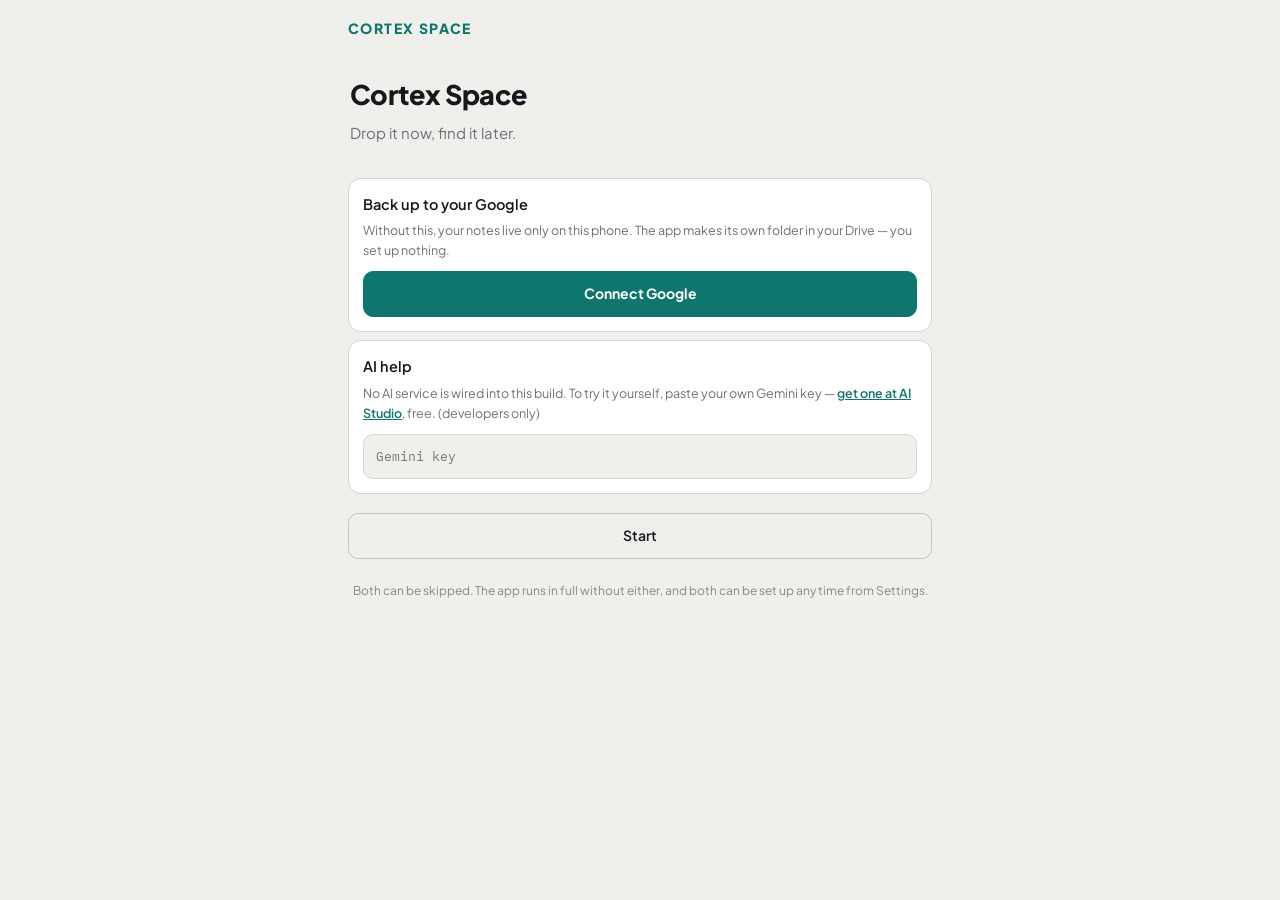
<file: public/index.html>
<!doctype html>
<html lang="id">
<head>
<meta charset="utf-8">
<meta name="viewport" content="width=device-width,initial-scale=1,viewport-fit=cover">
<title>Cortex Space</title>
<meta name="description" content="Satu kotak untuk menimbun catatan, satu pencarian untuk mengambilnya kembali.">
<meta name="theme-color" content="#f5f5f3">
<link rel="manifest" href="manifest.webmanifest">
<link rel="icon" href="ikon.svg" type="image/svg+xml">
<link rel="apple-touch-icon" href="ikon-192.png">
<link rel="preconnect" href="https://fonts.googleapis.com">
<link rel="preconnect" href="https://fonts.gstatic.com" crossorigin>
<link rel="stylesheet" href="https://fonts.googleapis.com/css2?family=Plus+Jakarta+Sans:wght@400;500;600;700;800&family=IBM+Plex+Mono:wght@400;500&display=swap">
<link rel="stylesheet" href="gaya.css">
</head>
<body>

<!-- ===================== LAYAR MULAI (sekali saat dipasang) ===================== -->
<section class="layar" id="l-mulai">
  <header class="atas">
    <div class="merek" id="merek-mulai">Cortex Space</div>
  </header>
  <div class="gulung" id="mulai-isi"></div>
</section>

<!-- ===================== LAYAR UTAMA ===================== -->
<!-- dok-bawah PERMANEN. Dulu ini pilihan di Setelan, dan pilihannya
     dihapus: yang di atas terbukti kalah enak dipakai satu tangan, dan dua
     tata letak berarti tiap suntingan gaya harus diperiksa dua kali. -->
<section class="layar aktif dok-bawah" id="l-utama">
  <header class="atas">
    <div class="merek" id="merek">Cortex Space</div>
    <div class="atas-kanan">
      <!-- Reset TURUN LAGI ke baris saringan, di ujung kanan. Sempat naik ke
           sini untuk mengosongkan satu slot, dan itu keliru: kepala layar ada
           di ujung terjauh dari jempol yang bertumpu di sudut kanan bawah, dan
           tombol yang dipakai sepanjang hari tidak boleh minta tangan pindah
           posisi. Yang boleh tinggal di kepala cuma yang jarang disentuh.

           Angka "N tersimpan" tetap tidak kembali: dia tidak pernah mengubah
           satu keputusan pun. -->
      <button class="ikon-btn" id="b-setelan" aria-label="Setelan">
        <svg viewBox="0 0 24 24" class="ik"><circle cx="12" cy="12" r="3"/><path d="M19.4 15a1.65 1.65 0 0 0 .33 1.82l.06.06a2 2 0 1 1-2.83 2.83l-.06-.06a1.65 1.65 0 0 0-1.82-.33 1.65 1.65 0 0 0-1 1.51V21a2 2 0 1 1-4 0v-.09A1.65 1.65 0 0 0 9 19.4a1.65 1.65 0 0 0-1.82.33l-.06.06a2 2 0 1 1-2.83-2.83l.06-.06A1.65 1.65 0 0 0 4.6 15a1.65 1.65 0 0 0-1.51-1H3a2 2 0 1 1 0-4h.09A1.65 1.65 0 0 0 4.6 9a1.65 1.65 0 0 0-.33-1.82l-.06-.06a2 2 0 1 1 2.83-2.83l.06.06A1.65 1.65 0 0 0 9 4.6a1.65 1.65 0 0 0 1-1.51V3a2 2 0 1 1 4 0v.09a1.65 1.65 0 0 0 1 1.51 1.65 1.65 0 0 0 1.82-.33l.06-.06a2 2 0 1 1 2.83 2.83l-.06.06A1.65 1.65 0 0 0 19.4 9a1.65 1.65 0 0 0 1.51 1H21a2 2 0 1 1 0 4h-.09a1.65 1.65 0 0 0-1.51 1z"/></svg>
      </button>
    </div>
  </header>
  <!-- Tiga pintu, satu baris. Isinya digambar dari satu tempat di alur.js,
       bukan disalin tiga kali - baris yang disalin akan berbeda-beda begitu
       salah satunya disunting. -->
  <div class="tab-baris" data-tab></div>

  <!-- SATU BLOK YANG MENEMPEL: kotak, tombolnya, dan ketiga lacinya.
       Posisinya bisa di ATAS atau di BAWAH layar, dipilih di Setelan. Di bawah
       itu bentuk yang paling enak diketik satu tangan - jempol tidak perlu
       menyeberang layar - dan itu sebabnya WhatsApp, Claude, dan hampir semua
       aplikasi yang dipakai berjam-jam menaruhnya di sana.

       Lacinya SELALU membuka ke bawah, di kedua posisi. Membuka ke atas
       berarti isi yang sedang dibaca melompat turun tepat saat kamu menekan
       sesuatu, dan tidak ada yang lebih bikin ragu daripada layar yang bergeser
       sendiri. -->
  <div class="dok" id="dok">
    <div class="kepala-tetap">
      <!-- Ala WhatsApp: dua ikon menempel di dalam kotaknya, tombol jatuhkan
           berdiri sendiri di kanan - paling dekat jempol. -->
      <div class="kotak-bar">
        <!-- IKON AI DI UJUNG KIRI KOTAK, tempat WhatsApp dan Telegram menaruh
             emoji. Bukan hiasan: dia mengubah arti seluruh kotak di sebelahnya
             - selama menyala, kotak ini berhenti mencari dan mulai bertanya -
             jadi dia berdiri di kepala kotaknya, seperti tanda kutip pembuka.

             Dia MENGHILANG begitu kamu mengetik di mode Drop, persis seperti
             kamera WhatsApp: empat ikon waktu diam, tiga waktu mengetik, dan
             yang pergi selalu yang paling tidak mungkin dipakai saat itu -
             orang yang sudah mengetik catatan tidak sedang mau bertanya. -->
        <button class="tbl" id="b-ai" aria-pressed="false" aria-label="Mode AI">
          <svg viewBox="0 0 24 24" class="ik"><path d="M11 3l1.6 4.4L17 9l-4.4 1.6L11 15l-1.6-4.4L5 9l4.4-1.6z"/><path d="M17.5 14l.8 2.2 2.2.8-2.2.8-.8 2.2-.8-2.2-2.2-.8 2.2-.8z"/></svg>
        </button>
        <!-- Teks bayangan digambar di lapisan DI BELAKANG kotaknya, bukan di
             dalam textarea - textarea tidak bisa berisi dua warna. Lapisannya
             memakai huruf, jarak, dan lebar yang sama persis, lalu kotaknya
             dibuat bening di atasnya. Yang tersalin waktu kamu menyalin tetap
             cuma yang kamu ketik. -->
        <div class="kotak-bungkus">
          <div class="kotak-bayang" id="kotak-bayang" aria-hidden="true"></div>
          <textarea id="kotak" class="kotak" rows="1" placeholder="Tulis atau cari&#8230;" autocomplete="off" spellcheck="false"></textarea>
          <!-- Panah penerima. Dia satu-satunya bagian bayangan yang duduk DI
               ATAS kotak teksnya - ekornya sendiri ada di belakang dan tidak
               akan pernah bisa disentuh. Letaknya dihitung dari ujung ekor
               tiap kali bayangannya digambar ulang. -->
          <button class="terima-ekor sembunyi" id="b-terima" type="button" aria-label="Terima tebakan">
            <i><svg viewBox="0 0 24 24" class="ik"><path d="M9 6l6 6-6 6"/></svg></i>
          </button>
        </div>
        <!-- URUTAN DI UJUNG KANAN: klip - Todo - Drop. Ketiganya tindakan,
             dan ketiganya duduk di jangkauan jempol kanan. Yang paling sering
             ditekan paling kanan; corong saringan pindah jadi cip di atas
             kotak, jadi tempatnya di sini bebas untuk yang benar-benar
             dipakai. -->
        <button class="tbl" id="b-lampir" aria-haspopup="listbox" aria-expanded="false" aria-label="Lampiran">
          <svg viewBox="0 0 24 24" class="ik"><path d="M21 11.5l-8.8 8.8a5 5 0 0 1-7.1-7.1l8.8-8.8a3.4 3.4 0 0 1 4.8 4.8l-8.8 8.8a1.7 1.7 0 0 1-2.4-2.4l8.1-8.1"/></svg>
        </button>
        <!-- Papan bercentang: bentuk yang dikenali sebagai "daftar tugas" di
             mana-mana, dan bukan centang telanjang - centang saja berarti
             "selesai", padahal yang dilakukan tombol ini justru MEMBUAT. -->
        <button class="tbl" id="b-tugas" aria-label="Jadikan tugas">
          <svg viewBox="0 0 24 24" class="ik"><path d="M9 4h6a1 1 0 0 1 1 1v1H8V5a1 1 0 0 1 1-1z"/><path d="M16 5h2a2 2 0 0 1 2 2v12a2 2 0 0 1-2 2H6a2 2 0 0 1-2-2V7a2 2 0 0 1 2-2h2"/><path d="M9 13l2 2 4-4"/></svg>
        </button>
      </div>
      <!-- Kabar ke mana barangnya akan mendarat, plus turunan gudangnya.
           Tidak perlu disentuh sama sekali - mengetuknya cuma jalan pintas
           untuk saat kata berikutnya tidak langsung terpikir. -->
      <!-- RESET DIPATOK DI UJUNG KANAN BARIS INI, tepat di atas lingkaran
           kamera. Dulu dia cip terakhir DI DALAM kotak saringan yang
           menggulir, dan waktu kamera + Tulis pindah jadi sepasang lingkaran
           di ujung kanan baris itu, Reset terdorong keluar layar - masih
           ada, tapi cuma bisa dicapai dengan menggulir barisnya ke samping.
           Tombol yang harus dicari dulu sama saja dengan tombol yang hilang,
           dan itu laporan lapangannya apa adanya ("aku kehilangan tombol
           refresh").
           Akibat sampingannya justru perbaikan: barisnya sekarang SELALU
           ada, jadi tinggi doknya berhenti berubah waktu cip gudangnya
           muncul dan pergi sambil kamu mengetik. -->
      <div class="ruang-baris" id="ruang-baris">
        <div class="ruang-cip-baris sembunyi" id="ruang-cip"></div>
        <div class="pintas-bulat">
          <button class="pintas-tbl reset" id="b-reset" title="Reset" aria-label="Reset">
            <svg viewBox="0 0 24 24" class="ik"><path d="M3 12a9 9 0 1 0 3-6.7"/><path d="M3 4v5h5"/></svg>
          </button>
        </div>
      </div>
      <!-- Saringan jenis, naik dari dalam laci ke atas kotaknya. Di dalam laci
           dia butuh dua ketukan untuk sesuatu yang dipakai tiap hari, dan
           ketukan pertamanya cuma untuk melihat pilihan yang seharusnya sudah
           kelihatan. Cip Todo ikut di sini, dipatok di ujung KANAN - tepat di
           atas tombol Drop, tempat jempol kanan sudah bertumpu. -->
      <!-- SATU BARIS, TIDAK BOLEH MELIPAT. Saringan yang melipat jadi dua
           baris mendorong doknya naik, dan tinggi dok yang berubah-ubah
           sambil kamu mengetik adalah layar yang bergoyang di bawah jempol.
           Jadi saringannya ikon telanjang dengan angka menumpang DI ATAS
           ikonnya, bukan di sebelahnya - dan ikon AI menumpang di ujung kanan
           baris yang sama, tetap tepat di atas tombol Drop. -->
      <div class="saring-baris" id="saring-baris">
        <div class="saring-cip-baris" id="saring-cip"></div>
        <!-- DUA JALAN PINTAS YANG MEMBUAT, dipatok di ujung KANAN - tepat di
             atas tombol Drop, tempat jempol kanan sudah bertumpu. Keduanya
             menjawab pertanyaan yang sama bentuknya: "aku mau MEMBUAT sesuatu
             sekarang", bukan "perlihatkan yang mana". Karena itu mereka duduk
             DI LUAR kotak cip yang menggulir - saringan boleh tergeser keluar
             layar kalau suatu hari bertambah, dua ini tidak boleh. -->
        <div class="pintas-bulat" id="pintas-bulat">
          <button class="pintas-tbl" id="b-pintas-tulis" aria-label="Tulis catatan baru">
            <svg viewBox="0 0 24 24" class="ik"><path d="M4 20h4L19 9a2.1 2.1 0 0 0-3-3L5 17z"/><path d="M14.5 6.5l3 3"/></svg>
          </button>
          <button class="pintas-tbl" id="b-pintas-kamera" aria-label="Kamera">
            <svg viewBox="0 0 24 24" class="ik"><path d="M4 7h3l1.5-2h7L17 7h3a1 1 0 0 1 1 1v10a1 1 0 0 1-1 1H4a1 1 0 0 1-1-1V8a1 1 0 0 1 1-1z"/><circle cx="12" cy="13" r="3.4"/></svg>
          </button>
        </div>
      </div>
      <button class="tbl" id="b-drop">
        <svg viewBox="0 0 24 24" class="ik turun"><path d="M12 4v13"/><path d="M6 12l6 6 6-6"/></svg>
        <!-- Panah kirim cuma terlihat di mode AI. Ikon yang tidak berubah
             padahal tombolnya berubah arti adalah cara tercepat membuat orang
             menekan sesuatu yang tidak dia maksud. -->
        <svg viewBox="0 0 24 24" class="ik kirim"><path d="M4 12l16-8-6 16-2.6-6.6z"/></svg>
        <span>Drop</span>
      </button>
    </div>

    <!-- LACI DROP: semua cara MEMASUKKAN sesuatu. Bawaannya teks - kotak di
         atas sudah siap diketik tanpa memilih apa pun; laci ini cuma dibuka
         kalau yang mau masuk bukan teks. -->
    <div class="laci sembunyi" id="panel-drop">
    <div class="lampiran" id="lampiran">
    <button class="lamp" data-lamp="gambar">
      <i><svg viewBox="0 0 24 24" class="ik"><rect x="3" y="3" width="18" height="18" rx="2"/><circle cx="8.5" cy="8.5" r="1.5"/><path d="M21 15l-5-5L5 21"/></svg></i><span>Gambar</span>
    </button>
    <button class="lamp" data-lamp="berkas">
      <i><svg viewBox="0 0 24 24" class="ik"><path d="M14 2H6a2 2 0 0 0-2 2v16a2 2 0 0 0 2 2h12a2 2 0 0 0 2-2V8z"/><path d="M14 2v6h6"/></svg></i><span>Berkas</span>
    </button>
    <button class="lamp" data-lamp="kamera">
      <i><svg viewBox="0 0 24 24" class="ik"><path d="M3 8a2 2 0 0 1 2-2h2.5l1.5-2h6l1.5 2H19a2 2 0 0 1 2 2v9a2 2 0 0 1-2 2H5a2 2 0 0 1-2-2z"/><circle cx="12" cy="12.5" r="3.5"/></svg></i><span>Kamera</span>
    </button>
    <button class="lamp" data-lamp="link">
      <i><svg viewBox="0 0 24 24" class="ik"><path d="M10 13a5 5 0 0 0 7 0l3-3a5 5 0 0 0-7-7l-1 1"/><path d="M14 11a5 5 0 0 0-7 0l-3 3a5 5 0 0 0 7 7l1-1"/></svg></i><span>Link</span>
    </button>
    <button class="lamp" data-lamp="daftar">
      <i><svg viewBox="0 0 24 24" class="ik"><rect x="3" y="4" width="7" height="7" rx="1.5"/><path d="M5 7.5l1.5 1.5L9 6"/><path d="M13 6h8"/><path d="M13 12h8"/><path d="M13 18h8"/><path d="M4 15h5"/><path d="M4 19h5"/></svg></i><span>Daftar</span>
    </button>
    </div>
    </div>

    <!-- Laci jenis, SENGAJA KOSONG untuk sekarang. Isinya - saringan gambar,
         berkas, link - sudah naik jadi cip di atas kotaknya, dan tempat ini
         menunggu isian berikutnya. -->
    <div class="laci sembunyi" id="panel-filter">
      <div id="filter-daftar"></div>
    </div>
  </div>

  <!-- Yang dibaca otomatis dari isi kotak -->
  <div class="tebakan sembunyi" id="tebakan">
    <div class="tebakan-kepala">
      <svg viewBox="0 0 24 24" class="ik kilau"><path d="M12 3l1.8 5.2L19 10l-5.2 1.8L12 17l-1.8-5.2L5 10l5.2-1.8z"/></svg>
      <span id="tebakan-jenis">Terbaca</span>
    </div>
    <div class="tebakan-judul" id="tebakan-judul"></div>
    <div class="tebakan-ket" id="tebakan-ket"></div>
  </div>

  <!-- KOTAK KHUSUS LINK. Menempel sepuluh tautan sekaligus lalu harus
       menyorot satu per satu dengan jempol untuk menyalinnya adalah pekerjaan
       yang justru mau dihapus - dan itu dikerjakan tepat waktu kamu paling
       buru-buru. Di sini ditempel sekali, dipisah sendiri, dan tiap satunya
       punya tombol salinnya masing-masing di kartunya nanti. -->
  <div class="sembunyi" id="petak-link">
    <div class="label-kecil">Tempel link</div>
    <textarea id="link-tempel" class="kotak tinggi" rows="4" placeholder="Tempel apa saja &#8212; yang berbentuk alamat akan dipisah sendiri" autocomplete="off" spellcheck="false"></textarea>
    <div class="link-ket" id="link-ket"></div>
  </div>

  <!-- Daftar isi untuk jenis "daftar" -->
  <div class="sembunyi" id="petak-daftar">
    <div class="label-kecil">Daftar</div>
    <div id="daftar-baris"></div>
    <button class="tambah-baris" id="b-tambah-baris">+ baris</button>
  </div>

  <!-- HASIL DI LAYAR YANG SAMA. Ini tidak melanggar "layar depan kosong":
       yang dilarang adalah dinding kartu yang menyambut tanpa diminta. Kotak
       ini kosong sampai kamu sendiri memilih satu label, dan tertutup lagi
       lewat tanda silang di kepalanya. -->
  <div class="sembunyi" id="petak-hasil-depan">
    <div class="hasil-depan-kepala">
      <span id="hasil-depan-ket"></span>
      <!-- Cuma muncul kalau yang tampil gambar. Untuk jenis lain, ukuran
           thumbnail tidak menjawab pertanyaan apa pun - yang dikenali di sana
           judulnya, dan judul tidak punya ukuran. -->
      <button class="ikon-btn" id="b-tutup-hasil" aria-label="Tutup hasil">
        <svg viewBox="0 0 24 24" class="ik"><path d="M18 6L6 18"/><path d="M6 6l12 12"/></svg>
      </button>
    </div>
    <div id="hasil-depan"></div>
  </div>

  <!-- MODE AI. Ini satu-satunya tempat di seluruh aplikasi tempat kamu
       MENUNGGU AI. Di semua tempat lain dia bekerja di belakang dan boleh
       gagal diam-diam; di sini dia yang diajak bicara, jadi dia punya modenya
       sendiri - dan modenya menutup hasil pencarian, bukan berdampingan
       dengannya. Dua daftar yang berebut layar yang sama membuat keduanya
       tidak terbaca.

       Ini juga tidak melanggar "layar depan kosong": petak ini tertutup sampai
       kamu sendiri yang menyalakan ikonnya. -->
  <div class="sembunyi" id="petak-ai">
    <div class="ai-kepala">
      <div class="ai-mode" id="ai-mode"></div>
      <button class="ikon-btn" id="b-ai-bersih" aria-label="Kosongkan obrolan">
        <svg viewBox="0 0 24 24" class="ik"><path d="M4 7h16"/><path d="M9 7V5h6v2"/><path d="M6 7l1 13h10l1-13"/></svg>
      </button>
    </div>
    <div id="ai-isi"></div>
  </div>


  <!-- TIDAK ADA ISIAN KEYWORD DI SINI, DAN JANGAN DIKEMBALIKAN. Dulu ada:
       satu kotak "#" plus dua belas cip usulan. Dua alasan dia dibuang.

       Pertama, mencocokkan catatan dengan raknya itu pekerjaan berpikir, dan
       dia berdiri tepat di jalur masuk - tempat yang aturan nomor satu bilang
       harus benar-benar gratis. Hasilnya bukan dipakai sesekali; hasilnya
       tidak dipakai sama sekali.

       Kedua, usulannya sering salah konteks, dan itu bukan bug yang bisa
       ditambal di sini: mesin tanpa AI cuma bisa membandingkan EJAAN. Ejaan
       yang mirip tidak berarti maknanya berhubungan. Rak diisi AI sesudahnya,
       karena cuma dia yang membaca isinya - dan kalau AI mati, raknya kosong,
       dan itu keadaan yang sah. Pencarian tetap jalan di atas judul dan isi. -->

  <div class="tumbuh"></div>

  <!-- BARIS JEMPUTAN. Ini TIDAK melanggar "layar depan kosong", dan bedanya
       satu hal saja: catatan tidak pernah pergi, tugas pergi sendiri. Dinding
       kartu terbaru dilarang karena tiap keping yang masuk statusnya "ada"
       selamanya - sepuluh ribu catatan hari ini, sepuluh ribu satu besok. Yang
       digambar di sini cuma yang tertunggak, yang jatuh tempo, dan yang kamu
       tandai sendiri: dicentang, barisnya hilang; tenggatnya lewat, dia naik
       jadi tertunggak lalu hilang begitu dikerjakan. Di hari yang sepi blok ini
       tidak digambar sama sekali dan layarnya persis seperti dulu.

       Duduk di BAWAH, tepat di atas dok: ujung yang paling dekat jempol, dan
       ruang yang sama yang dipakai hasil pencarian. Satu huruf diketik, blok
       ini pergi dan hasilnya yang mengisi - nol piksel baru diperebutkan. -->
  <div class="sembunyi" id="petak-jemput"></div>

  <div class="kaki" id="kaki-utama">Tersimpan langsung di perangkat, tanpa menunggu jaringan.</div>
</section>

<!-- ===================== LAYAR TUGAS (to-do) ===================== -->
<section class="layar" id="l-tugas">
  <header class="atas">
    <div class="merek" data-merek>Cortex Space</div>
    <span class="jumlah" id="tugas-ket"></span>
  </header>
  <div class="tab-baris" data-tab></div>

  <div class="cip-gulir" id="tugas-saring"></div>
  <!-- Daftar lahir dari keyword yang dipakai, bukan dari layar "buat daftar".
       Barisnya hilang sendiri kalau memang belum ada satu pun. -->
  <div class="cip-gulir" id="tugas-daftar-rak"></div>
  <div id="tugas-daftar"></div>
  <div class="tumbuh"></div>

  <!-- Satu isian, menempel di bawah. Menambah tugas harus semurah nge-drop:
       ketik, Enter, selesai - tanpa memilih daftar, tanpa mengisi tenggat. -->
  <div class="tugas-tambah jempol">
    <!-- Tenggat yang terbaca dari kalimatnya ditunjukkan SEBELUM disimpan.
         Tebakan yang tidak terlihat bikin alat terasa tidak bisa ditebak, dan
         alat yang tidak bisa ditebak akan ditinggalkan. -->
    <div class="tugas-tebak sembunyi" id="tugas-tebak"></div>
    <input id="tugas-baru" class="tugas-input" placeholder="Tambah tugas — tulis &#8220;besok&#8221;, &#8220;jumat&#8221;, &#8220;tgl 25&#8221;" autocomplete="off">
    <button class="tbl" id="b-tugas-tambah" aria-label="Tambah">
      <svg viewBox="0 0 24 24" class="ik"><path d="M12 5v14"/><path d="M5 12h14"/></svg>
    </button>
  </div>
</section>


<!-- ===================== LAYAR NOTE (berkas bertingkat) =====================
     Pengganti Notepad, tapi dipanggil dengan MENCARI, bukan dibuka dari pohon
     folder. Struktur foldernya tetap ada dan tetap kelihatan - itu yang bikin
     satu catatan punya alamat, bukan cuma mengambang di timbunan - tapi
     menyusuri folder satu per satu itu pekerjaan yang tidak perlu diadakan
     kalau kata kuncinya sudah ada di kepala.

     Alamatnya dari rak yang kamu pilih sendiri. Kalau lupa mengisi - dan itu
     yang biasanya terjadi - alamatnya diambil dari tag pertama buatan AI.
     Jadi tidak pernah ada catatan tanpa alamat. -->
<section class="layar" id="l-note">
  <header class="atas">
    <div class="merek" data-merek>Cortex Space</div>
    <span class="jumlah" id="note-jumlah"></span>
  </header>
  <div class="tab-baris" data-tab></div>

  <!-- Kepalanya sendiri, BUKAN .kepala-tetap milik layar Drop: yang di sana
       grid tiga kolom untuk tiga tombol, dan di sini isinya cuma dua - jadi
       kotak Cari-nya terjepit di sepertiga lebar layar dan tulisannya
       terpenggal. Di sini jejak folder sebaris penuh, kotak Cari sebaris
       penuh di bawahnya. -->
  <div class="note-kepala">
    <div class="note-alamat" id="note-alamat"></div>
    <!-- Menahan kartu tetap jalan, tapi TIDAK BOLEH jadi satu-satunya jalan:
         gerakan yang tidak kelihatan sama dengan tidak ada bagi orang yang
         belum pernah diberi tahu. Jadi ada tombolnya, dan tombol itu kecil dan
         redup - dia pintu ke pekerjaan sebulan sekali. -->
    <div class="note-cari-baris">
      <input id="note-cari" class="cari-input" placeholder="Cari di semua folder&#8230;" autocomplete="off">
      <button class="pilih-mulai" id="b-pilih-mulai">Pilih</button>
    </div>
  </div>

  <div id="note-isi"></div>
  <div class="tumbuh"></div>
</section>

<!-- ===================== GALLERY =====================
     Pintu kelima, untuk timbunan yang paling besar dan paling tidak
     tertangani: foto. Tiga sampai lima jepretan sehari terdengar sedikit;
     dua puluh ribu kemudian tidak ada satu pun yang bisa ditemukan lagi.

     Bentuknya menyalin layar Note - jejak folder, kotak cari, "+ Folder" -
     dan itu disengaja: yang sudah dipelajari jarimu di satu layar tidak boleh
     harus dipelajari ulang di layar sebelahnya. Yang ditambahkan cuma dua
     yang memang cuma ada di sini: baris saringan + tampilan, dan dua tombol
     bulat untuk memasukkan gambar. -->
<section class="layar" id="l-galeri">
  <header class="atas">
    <div class="merek" data-merek>Cortex Space</div>
    <div class="atas-kanan">
      <button class="ikon-btn" data-ke-setelan aria-label="Setelan">
        <svg viewBox="0 0 24 24" class="ik"><circle cx="12" cy="12" r="3"/><path d="M19.4 15a1.65 1.65 0 0 0 .33 1.82l.06.06a2 2 0 1 1-2.83 2.83l-.06-.06a1.65 1.65 0 0 0-1.82-.33 1.65 1.65 0 0 0-1 1.51V21a2 2 0 1 1-4 0v-.09A1.65 1.65 0 0 0 9 19.4a1.65 1.65 0 0 0-1.82.33l-.06.06a2 2 0 1 1-2.83-2.83l.06-.06A1.65 1.65 0 0 0 4.6 15a1.65 1.65 0 0 0-1.51-1H3a2 2 0 1 1 0-4h.09A1.65 1.65 0 0 0 4.6 9a1.65 1.65 0 0 0-.33-1.82l-.06-.06a2 2 0 1 1 2.83-2.83l.06.06A1.65 1.65 0 0 0 9 4.6a1.65 1.65 0 0 0 1-1.51V3a2 2 0 1 1 4 0v.09a1.65 1.65 0 0 0 1 1.51 1.65 1.65 0 0 0 1.82-.33l.06-.06a2 2 0 1 1 2.83 2.83l-.06.06A1.65 1.65 0 0 0 19.4 9a1.65 1.65 0 0 0 1.51 1H21a2 2 0 1 1 0 4h-.09a1.65 1.65 0 0 0-1.51 1z"/></svg>
      </button>
    </div>
  </header>
  <div class="tab-baris" data-tab></div>

  <!-- TIDAK ADA "+ Folder" di sini, dan itu bukan kelalaian: pohon board
       dikurasi di SATU tempat, di Setelan. Dua pintu untuk menumbuhkan daftar
       yang sama berarti daftarnya tumbuh tanpa ada yang melihat keseluruhannya
       - dan pohon yang tidak pernah dilihat utuh persis yang mau dihindari. -->
  <div class="tulis-kepala">
    <div class="note-alamat" id="galeri-alamat"></div>
  </div>
  <div class="note-cari-baris">
    <input id="galeri-cari" class="cari-input" placeholder="Cari gambar&#8230;" autocomplete="off">
    <button class="pilih-mulai" id="b-galeri-pilih">Pilih</button>
  </div>

  <!-- TIGA TOMBOL, dan ketiganya menjawab pertanyaan yang berbeda: Home
       ("kembalikan seperti baru dibuka"), All ("perlihatkan semuanya
       sekaligus"), View ("ubah cara melihatnya"). Dulu di sini lima cip
       saringan berjajar plus empat tombol tampilan - sembilan benda di satu
       baris, di layar yang isinya justru gambar. -->
  <div class="galeri-baris">
    <div class="galeri-kepala" id="galeri-saring"></div>
  </div>
  <!-- Isi menu View: ukuran petak dulu, saringan sumber di bawah garis.
       Tertutup sampai diminta - dia jawaban untuk pertanyaan yang tidak setiap
       hari ditanyakan. -->
  <div class="galeri-tampil sembunyi" id="galeri-tampil"></div>

  <!-- BUKTI BAHWA JEPRETANMU MENDARAT, DAN DI MANA. Sesudah memotret layarnya
       bersih, dan yang terbaca bukan "sudah tersimpan" tapi "tombolnya tidak
       berfungsi". Barisnya hidup di memori saja: memuat ulang halaman atau
       menutup sesinya membuangnya, karena kabar yang masih menempel besok pagi
       bukan kabar lagi. -->
  <div class="galeri-baru sembunyi" id="galeri-baru"></div>

  <div id="galeri-isi"></div>
  <div class="tumbuh"></div>

  <!-- Dibaca dari KANAN: jempol kanan bertumpu di sudut kanan bawah, jadi
       yang paling sering ditekan duduk paling kanan. Memotret lebih sering
       daripada mengunggah yang sudah ada. -->
  <!-- SESI YANG SEDANG BERJALAN, dibaca SEBELUM tombolnya ditekan. Bilah tujuan
       sesudah jepretan memberi tahu ke mana fotonya SUDAH masuk; yang ini
       memberi tahu ke mana jepretan berikutnya AKAN masuk - dan cuma yang
       kedua yang bisa kamu urungkan tanpa biaya. Silangnya menutup sesi:
       "pakai tata letak terakhir sampai dijatuhkan". -->
  <div class="galeri-lengket sembunyi" id="galeri-lengket"></div>

  <div class="galeri-dok">
    <button class="galeri-tbl" id="b-galeri-unggah" aria-label="Unggah gambar">
      <svg viewBox="0 0 24 24" class="ik"><path d="M12 16V4"/><path d="M7 9l5-5 5 5"/><path d="M4 16v3a2 2 0 0 0 2 2h12a2 2 0 0 0 2-2v-3"/></svg>
    </button>
    <button class="galeri-tbl utama" id="b-galeri-kamera" aria-label="Ambil foto">
      <svg viewBox="0 0 24 24" class="ik"><path d="M4 8h3l1.5-2h7L17 8h3a1 1 0 0 1 1 1v9a1 1 0 0 1-1 1H4a1 1 0 0 1-1-1V9a1 1 0 0 1 1-1z"/><circle cx="12" cy="13" r="3.5"/></svg>
    </button>
  </div>
</section>

<!-- ===================== LAYAR CATAT (memo pad) ===================== -->
<!-- LAYAR NOTE: RUANG MENULIS, bukan hasil saringan Drop.
     Ini pintu keempat, dan dia ada karena satu penemuan: menulis panjang -
     brief, instruksi, rancangan - itu pekerjaan dua puluh menit yang ditinggal
     lalu didatangi lagi, sama sekali bukan pekerjaan tiga detik yang dilayani
     kotak Drop. Selama ini pekerjaan itu lari ke Notepad dan ke chat WhatsApp
     ke diri sendiri, dan dari sana tidak pernah kembali.

     Pencariannya berdiri sendiri di sini, dan itu yang paling penting: mencari
     tulisan di antara ribuan potongan drop berarti mengayak yang kamu tahu
     persis ada. Di layar ini yang dicari cuma tulisan. -->
<section class="layar" id="l-tulis">
  <header class="atas">
    <div class="merek" data-merek>Cortex Space</div>
    <div class="atas-kanan">
      <button class="ikon-btn" data-ke-setelan aria-label="Setelan">
        <svg viewBox="0 0 24 24" class="ik"><circle cx="12" cy="12" r="3"/><path d="M19.4 15a1.65 1.65 0 0 0 .33 1.82l.06.06a2 2 0 1 1-2.83 2.83l-.06-.06a1.65 1.65 0 0 0-1.82-.33 1.65 1.65 0 0 0-1 1.51V21a2 2 0 1 1-4 0v-.09A1.65 1.65 0 0 0 9 19.4a1.65 1.65 0 0 0-1.82.33l-.06.06a2 2 0 1 1-2.83-2.83l.06-.06A1.65 1.65 0 0 0 4.6 15a1.65 1.65 0 0 0-1.51-1H3a2 2 0 1 1 0-4h.09A1.65 1.65 0 0 0 4.6 9a1.65 1.65 0 0 0-.33-1.82l-.06-.06a2 2 0 1 1 2.83-2.83l.06.06A1.65 1.65 0 0 0 9 4.6a1.65 1.65 0 0 0 1-1.51V3a2 2 0 1 1 4 0v.09a1.65 1.65 0 0 0 1 1.51 1.65 1.65 0 0 0 1.82-.33l.06-.06a2 2 0 1 1 2.83 2.83l-.06.06A1.65 1.65 0 0 0 19.4 9a1.65 1.65 0 0 0 1.51 1H21a2 2 0 1 1 0 4h-.09a1.65 1.65 0 0 0-1.51 1z"/></svg>
      </button>
    </div>
  </header>
  <div class="tab-baris" data-tab></div>

  <!-- Jejak folder plus satu tombol membuat folder baru. Foldernya bukan
       wadah tersendiri: dia nama gudang yang sama dengan yang dipakai Drop dan
       Storage, jadi membuat folder di sini berarti menambah satu rak yang
       langsung dikenali di seluruh aplikasi. -->
  <div class="tulis-kepala">
    <div class="note-alamat" id="tulis-alamat"></div>
    <button class="folder-baru" id="b-folder-baru" aria-label="Folder baru">+ Folder</button>
  </div>
  <div class="note-cari-baris">
    <input id="tulis-cari" class="cari-input" placeholder="Cari di catatanmu&#8230;" autocomplete="off">
    <button class="pilih-mulai" id="b-tulis-pilih">Pilih</button>
  </div>
  <div id="tulis-isi"></div>
  <div class="tumbuh"></div>

  <!-- Bulat, beralas aksen, di sudut kanan bawah - bentuk dan tempat yang
       sama persis dengan tombol Drop, karena artinya sama: inilah tindakan
       layar ini. Jempol kanan sudah bertumpu di situ. -->
  <button class="tulis-baru" id="b-tulis-baru" aria-label="Tulis catatan baru">
    <svg viewBox="0 0 24 24" class="ik"><path d="M4 20h16"/><path d="M14.5 4.5l5 5L8 21H3v-5z"/></svg>
  </button>
</section>

<section class="layar" id="l-catat">
  <header class="atas rapat">
    <button class="ikon-btn" data-kembali aria-label="Kembali">
      <svg viewBox="0 0 24 24" class="ik"><path d="M19 12H5"/><path d="M12 19l-7-7 7-7"/></svg>
    </button>
    <div class="simpan-tanda" id="simpan-tanda">tersimpan</div>
    <button class="ikon-btn" id="b-riwayat" aria-label="Riwayat" title="Riwayat">
      <svg viewBox="0 0 24 24" class="ik"><path d="M12 8v4l3 2"/><circle cx="12" cy="12" r="9"/></svg>
    </button>
    <button class="ikon-btn" id="b-gembok" aria-label="Kunci catatan ini">
      <svg viewBox="0 0 24 24" class="ik"><rect x="4" y="10" width="16" height="11" rx="2"/><path d="M8 10V7a4 4 0 0 1 8 0v3"/></svg>
    </button>
    <button class="ikon-btn bahaya" id="b-buang" aria-label="Arsipkan">
      <svg viewBox="0 0 24 24" class="ik"><path d="M3 6h18"/><path d="M8 6V4h8v2"/><path d="M19 6l-1 14H6L5 6"/></svg>
    </button>
  </header>

  <input id="catat-judul" class="catat-judul" placeholder="Judul" autocomplete="off">
  <!-- KOLOM KATEGORI DIBUANG, DAN JANGAN DIKEMBALIKAN.
       Dia satu kolom kosong yang menagih jawaban tiap kali layar ini dibuka -
       dan jawabannya sudah kamu tulis sendiri di baris judul di atasnya. Di
       kotak Drop gudangnya memang sudah dibaca dari kalimat yang diketik;
       menanyakannya lagi di sini berarti dua aturan berbeda untuk satu hal
       yang sama, dan yang harus mengingat bedanya cuma kamu.

       Yang tinggal cuma KABARNYA - satu baris redup yang bilang ke rak mana
       tulisan ini akan mendarat. Tidak bisa diketuk, tidak minta apa-apa:
       kalau raknya salah, yang dibetulkan judulnya. -->
  <div class="catat-ruang" id="catat-ruang"></div>
  <!-- EKOR JUDUL YANG DIINGAT. Di dalam satu folder, kata yang menyusul nama
       foldernya itu-itu saja - "prompt", "brief", "galat", "rapat". Mengetiknya
       ulang tiap kali adalah pekerjaan yang persis sama tiap kali, dan itu
       jenis pekerjaan yang aplikasi ini ada untuk menghapus. Yang ditawarkan
       cuma yang KAMU sendiri pernah pakai di folder ini - bukan tebakan. -->
  <div class="catat-ekor sembunyi" id="catat-ekor"></div>
  <div id="catat-lampiran"></div>
  <!-- BIDANG BERFORMAT, BUKAN <textarea>. Yang ditulis di sini pesan panjang -
       brief, instruksi, prompt - dan pesan panjang tanpa tebal dan butir cuma
       dinding huruf. Formatnya DITULIS DENGAN TOMBOL, tidak pernah dengan
       tanda bintang: "*tebal*" menuntutmu mengetik kode lalu membayangkan
       hasilnya, dan yang terbaca di layar bukan tulisanmu tapi mesinnya.
       Emoji tidak butuh apa-apa dari sini - papan ketik HP sudah punya
       tombolnya, dan di bidang ini dia masuk apa adanya.
       Isinya disimpan DUA KALI: 'kaya' yang berformat untuk dibaca lagi di
       sini, dan 'isi' teks polos untuk pencarian, AI, dan kartu hasil. -->
  <div id="catat-isi" class="catat-isi" contenteditable="true" role="textbox"
       aria-multiline="true" aria-label="Isi tulisan"
       data-kosong="Tulis di sini. Boleh sepuluh kata hari ini, sepuluh lagi besok."></div>
  <div class="riwayat sembunyi" id="riwayat"></div>

  <!-- TOMBOL SIMPAN, DI BAWAH, DAN JANGAN DIHILANGKAN LAGI.
       Layar ini menyimpan sendiri tiap kali kamu berhenti mengetik, dan
       secara teknis tombol ini tidak menambah apa-apa. Tapi yang menahan
       orang menulis dua puluh menit di sini bukan kehilangan yang pernah
       terjadi - melainkan tidak adanya satu pun bukti bahwa tulisannya aman.
       Tombolnya membayar keraguan itu, dan itu alasan yang cukup.

       Di bawah, bukan di kepala: tangan sedang di papan ketik, dan sudut
       kanan bawah tempat jempol sudah bertumpu. -->
  <div class="catat-dok">
    <!-- TIGA TOMBOL FORMAT, DI BARIS YANG SUDAH ADA - bukan baris sendiri.
         Layar ini sudah dipatok ke tinggi yang terlihat, dan di jendela pendek
         badan tulisannya tinggal 43px; satu baris tambahan di situ berarti
         yang dibayar justru tempat menulisnya.
         Cuma tiga, dan ketiganya menambah STRUKTUR: tebal (penekanan), butir
         (daftar), judul bagian (potongan). Miring, garis bawah, coret, dan
         warna cuma menambah pilihan tanpa menambah struktur - dan tiap pilihan
         di sini adalah keputusan yang ditagih waktu kamu sedang menulis.
         'onmousedown' MENOLAK BAWAANNYA: tanpa itu, menekan tombolnya
         memindahkan fokus keluar dari tulisan, sorotannya runtuh, dan yang
         ditebalkan tidak ada. -->
    <button class="ikon-btn format" data-format="bold" aria-label="Tebal"><b>B</b></button>
    <button class="ikon-btn format" data-format="insertUnorderedList" aria-label="Daftar butir">
      <svg viewBox="0 0 24 24" class="ik"><path d="M9 6h11"/><path d="M9 12h11"/><path d="M9 18h11"/><circle cx="4.5" cy="6" r="1.4"/><circle cx="4.5" cy="12" r="1.4"/><circle cx="4.5" cy="18" r="1.4"/></svg>
    </button>
    <button class="ikon-btn format" data-format="judul" aria-label="Judul bagian">
      <svg viewBox="0 0 24 24" class="ik"><path d="M6 4v16"/><path d="M18 4v16"/><path d="M6 12h12"/></svg>
    </button>
    <!-- Salin SELURUH tulisan - judul dan isinya sekaligus. Kartu di layar
         hasil sudah punya salinnya sendiri, tapi di sini yang mau disalin
         justru yang panjang: prompt, brief, instruksi - yang memang ditulis
         untuk ditempel ke tempat lain. Menyorotnya dengan jempol sampai ujung
         layar ketiga adalah pekerjaan yang aplikasi ini ada untuk menghapus. -->
    <button class="ikon-btn" id="b-salin-catat" aria-label="Salin seluruh tulisan">
      <svg viewBox="0 0 24 24" class="ik"><rect x="9" y="9" width="12" height="12" rx="2"/><path d="M5 15V5a2 2 0 0 1 2-2h10"/></svg>
    </button>
    <button class="tbl simpan" id="b-simpan">
      <svg viewBox="0 0 24 24" class="ik"><path d="M19 21H5a2 2 0 0 1-2-2V5a2 2 0 0 1 2-2h11l5 5v11a2 2 0 0 1-2 2z"/><path d="M17 21v-8H7v8"/><path d="M7 3v5h8"/></svg><span>Simpan</span>
    </button>
  </div>
</section>

<!-- ===================== LAYAR SETELAN ===================== -->
<!-- KALKULATOR ILMIAH. Dia tidak menyimpan apa pun dan tidak ikut pencarian -
     dia ALAT, bukan timbunan, dan itu sebabnya dia tinggal di balik pintu
     Tools bersama alat lain. Menaruhnya sederajat dengan Drop dan Gallery
     berarti pintu yang dipakai sekali seminggu memakan lebar yang dibutuhkan
     pintu yang dipakai sepuluh kali sehari. -->
<section class="layar pas-layar" id="l-hitung">
  <header class="atas">
    <div class="merek" data-merek>Cortex Space</div>
  </header>
  <div class="tab-baris" data-tab></div>

  <!-- Yang diketik TETAP TERLIHAT di atas hasilnya. Kalkulator yang cuma
       memperlihatkan angka terakhir memaksa kamu mengingat sendiri apa yang
       barusan kamu tekan - dan begitu satu ketukan meleset, tidak ada satu
       pun cara mengetahuinya kecuali menghitung ulang dari nol. -->
  <!-- SATU KOTAK UNTUK SELURUH KALKULATORNYA. Dulu cuma layarnya yang
       berbingkai dan papan tombolnya berdiri lepas di atas halaman - yang
       terbaca dua benda yang kebetulan bertetangga, bukan satu alat. Bingkai
       ini tidak menambah satu fungsi pun; yang ditambahkannya batas, dan batas
       itu yang bikin alat terasa selesai. -->
  <div class="hitung-badan">
    <!-- RIWAYATNYA DI ATAS, dan cuma digambar kalau memang ada isinya: strip
         kosong berlabel "Riwayat" menjanjikan sesuatu lalu tidak memberi
         apa-apa. -->
    <div class="hitung-riwayat sembunyi" id="hitung-riwayat"></div>
    <div class="hitung-layar">
      <!-- LAJUR TEGAK DI KIRI, bukan menumpang di atas angkanya. Dulu dia
           dipatok absolute dan angkanya dikasih padding-left - dan itu KELIRU
           untuk kotak yang MENGGULIR: paddingnya ikut tergulir bersama isinya,
           jadi begitu kalimatnya lebih panjang dari layar, ekornya lewat di
           BAWAH tombolnya. Yang terbaca angka yang tertimpa ikon.
           Tegak, bukan mendatar: yang dibayar cuma 22px lebar - sementara
           bertiga mendatar memakan 74px dari lebar yang justru dibutuhkan
           angka panjang. -->
      <div class="hitung-sunting">
        <!-- Riwayat SELALU ADA, walau kosong - dan itu perbaikan: dulu
             tombolnya cuma digambar kalau isinya ada, jadi yang belum pernah
             menekan C tidak pernah tahu riwayatnya ada sama sekali. Waktu
             kosong dia menjawab dengan cara mengisinya, dan itu satu-satunya
             tempat aturan "C menandai satu hitungan selesai" bisa terbaca. -->
        <button class="hit-sunting" id="b-hitung-riwayat" aria-label="Riwayat hitungan">
          <svg viewBox="0 0 24 24" class="ik"><circle cx="12" cy="12" r="9"/><path d="M12 7v5l3 2"/></svg>
        </button>
        <button class="hit-sunting" id="b-hitung-tempel" aria-label="Tempel dari papan klip">
          <svg viewBox="0 0 24 24" class="ik"><rect x="8" y="3" width="8" height="4" rx="1"/><path d="M16 5h2a2 2 0 0 1 2 2v12a2 2 0 0 1-2 2H6a2 2 0 0 1-2-2V7a2 2 0 0 1 2-2h2"/></svg>
        </button>
        <button class="hit-sunting sembunyi" id="b-hitung-salin" aria-label="Salin hasil">
          <svg viewBox="0 0 24 24" class="ik"><rect x="9" y="9" width="12" height="12" rx="2"/><path d="M5 15V5a2 2 0 0 1 2-2h10"/></svg>
        </button>
      </div>
      <div class="hitung-teks">
        <!-- BUKAN <input>, dan itu perbaikan atas cacat yang tidak pernah
             terpikir: Chrome menganggap kotak isian mana pun layak diisikan
             simpanan autofill-nya, dan tiap ketukan angka memfokuskan kotaknya
             lagi - jadi tiap angka memanggil daftar sandi dan Client ID Google
             yang panjang itu. 'autocomplete=off' tidak menghentikannya; Chrome
             memang boleh mengabaikannya. Yang menghentikannya cuma berhenti
             jadi kotak isian sama sekali.
             Papan tombolnya yang jadi satu-satunya jalan masuk di HP; papan
             ketik fisik tetap jalan lewat penangan keydown di alur.js. -->
        <div id="hitung-ketik" class="hitung-ketik" data-asli></div>
        <div class="hitung-hasil" id="hitung-hasil" data-asli></div>
      </div>
    </div>
    <div class="hitung-tombol" id="hitung-tombol"></div>
  </div>

  <!-- KONVERSI SATUAN. Ruang kosong di bawah papan tombol dipakai oleh alat
       yang dibuka orang yang sama di menit yang sama: yang menghitung gaya
       baut juga yang harus menerjemahkan lbf·ft dari katalog ke N·m. Dua
       aplikasi untuk satu pekerjaan berarti angkanya disalin lewat kepala,
       dan angka yang lewat kepala adalah angka yang bisa salah.
       Hasilnya hidup - tidak ada tombol "Konversi", sama dengan kalkulatornya
       sendiri: tombol yang wajib ditekan untuk sesuatu yang sudah bisa
       dihitung cuma menunda jawabannya. -->
  <div class="konv-badan" id="konv-badan">
    <div class="konv-kepala">
      <span>Konversi satuan</span>
      <select class="konv-kat" id="konv-kat"></select>
      <!-- Salin duduk di KOLOM KANAN yang sama dengan tukar dan kirim - satu
           lajur untuk tindakan, jadi ketiganya sejajar dan tidak ada baris
           tambahan yang lahir untuk satu ikon. Yang disalin hasil
           konversinya: angka yang mau ditempel ke chat atau kolom harga tidak
           selalu angka yang mau dihitung lagi. -->
      <button class="konv-sisi kepala" id="b-konv-salin" aria-label="Salin hasil konversi">
        <svg viewBox="0 0 24 24" class="ik"><rect x="9" y="9" width="12" height="12" rx="2"/><path d="M5 15V5a2 2 0 0 1 2-2h10"/></svg>
      </button>
    </div>
    <div class="konv-baris">
      <!-- type=number, dan itu disengaja sesudah cacat autofill di layar
           kalkulatornya: Chrome menawarkan simpanan teksnya pada kotak isian
           teks, tidak pada kotak angka. Papan ketik HP-nya ikut jadi papan
           angka, yang memang satu-satunya yang dimasukkan ke sini. -->
      <input class="konv-nilai" id="konv-nilai" type="number" inputmode="decimal"
             step="any" autocomplete="off" name="konv-nilai" data-asli>
      <select class="konv-satuan" id="konv-dari" data-asli></select>
      <!-- TUKAR duduk sebaris dengan satuan asalnya, bukan di baris sendiri:
           satu baris untuk satu ikon adalah tinggi yang dibayar papan
           tombolnya, dan yang dibalik pasangannya - jadi tempatnya memang di
           antara kedua satuan. -->
      <button class="konv-sisi" id="b-konv-tukar" aria-label="Tukar satuannya">⇅</button>
    </div>
    <div class="konv-baris">
      <div class="konv-hasil" id="konv-hasil" data-asli></div>
      <select class="konv-satuan" id="konv-ke" data-asli></select>
      <!-- KE KALKULATOR, dan ini yang membedakannya dari konverter mana pun
           di toko aplikasi: hasil konversi hampir tidak pernah jawaban
           akhirnya - dia angka yang mau dikalikan luas, dibagi jumlah baut,
           atau dijumlahkan. Duduk sebaris dengan HASILNYA, karena hasil itu
           yang dikirimnya. Tombol salin sendiri sudah dibuang: angkanya
           tinggal dikirim ke kalkulator, dan salin sudah ada di sana. -->
      <button class="konv-sisi kirim" id="b-konv-hitung" aria-label="Kirim ke kalkulator">→</button>
    </div>
  </div>
</section>

<!-- PEMBACA PDF. Mesinnya sendiri, karena Chrome Android menolak menggambar
     PDF di <iframe>/<embed> dan cuma menawarkan unduh - lihat pdf.js.
     LAYARNYA DIPATOK KE TINGGI YANG TERLIHAT ('pas-layar'), aturan yang sama
     dengan kalkulator: halaman PDF yang separuhnya di bawah lipatan dan
     halamannya sendiri ikut menggulir berarti dua gulir bersarang, dan yang
     terjadi di jempol satu geseran menggerakkan yang salah.
     TIDAK ADA SOROT / CATATAN TEMPEL / TANDA TANGAN, dan jangan ditambahkan:
     itu editor, bukan pembaca. Editor menuntut penyimpanan, versi, dan
     resolusi konflik - tiga hal yang harganya tidak dibayar satu layar baca. -->
<section class="layar pas-layar" id="l-pdf">
  <header class="atas">
    <div class="merek" data-merek>Cortex Space</div>
  </header>
  <div class="tab-baris" data-tab></div>

  <!-- Dok di ATAS, bukan di bawah: yang dibaca di layar ini halamannya, dan
       jempol yang menggulir halaman panjang bertumpu persis di tempat dok
       bawah akan duduk. Kalkulator lain ceritanya - di sana yang disentuh
       justru tombolnya. -->
  <div class="pdf-dok" id="pdf-dok">
    <button class="pdf-tbl" id="b-pdf-buka">Buka PDF</button>
    <!-- Nama berkasnya DI TENGAH dan dipotong di tengah nama, bukan di
         ekornya: yang membedakan dua scan biasanya angka di ujung
         ("Invoice-2024-0917.pdf"), jadi ekor yang dipotong membuang persis
         bagian yang kamu pakai mengenalinya. -->
    <div class="pdf-nama" id="pdf-nama" data-asli></div>
    <div class="pdf-zum">
      <button class="pdf-tbl kecil" id="b-pdf-kecil" aria-label="Perkecil">&minus;</button>
      <span class="pdf-zum-angka" id="pdf-zum-angka" data-asli>100%</span>
      <button class="pdf-tbl kecil" id="b-pdf-besar" aria-label="Perbesar">+</button>
    </div>
    <!-- Halaman kecil dan layar penuh: dua tombol yang MENGUBAH CARA MELIHAT,
         jadi mereka duduk bersebelahan dan terpisah dari zoom. -->
    <button class="pdf-tbl kecil" id="b-pdf-mini" aria-label="Halaman kecil">
      <svg viewBox="0 0 24 24" class="ik"><rect x="3" y="4" width="7" height="16" rx="1"/><rect x="14" y="4" width="7" height="16" rx="1"/></svg>
    </button>
    <button class="pdf-tbl kecil" id="b-pdf-penuh" aria-label="Layar penuh">
      <svg viewBox="0 0 24 24" class="ik"><path d="M4 9V5a1 1 0 0 1 1-1h4"/><path d="M15 4h4a1 1 0 0 1 1 1v4"/><path d="M20 15v4a1 1 0 0 1-1 1h-4"/><path d="M9 20H5a1 1 0 0 1-1-1v-4"/></svg>
    </button>
  </div>

  <!-- NAVIGASI HALAMAN, MENUMPANG di atas halamannya - tidak memakan satu
       baris sendiri. Di LAYAR PENUH dia satu-satunya kendali yang tersisa
       (dok dan baris pintu sedang disembunyikan), dan di situlah dia paling
       dibutuhkan: layar penuh justru tempat orang bekerja lama.
       DI BAWAH, bukan di atas: jempol sudah ada di situ, dan kepala layar
       adalah ujung terjauh darinya.
       Angkanya BISA DIKETUK dan itu membuka halaman kecil - tombolnya sendiri
       tinggal di dok yang hilang waktu layar penuh, jadi tanpa ini satu-satunya
       cara melihat halaman kecil adalah keluar dulu dari layar penuh. -->
  <div class="pdf-nav sembunyi" id="pdf-nav">
    <button class="pdf-nav-tbl" id="b-pdf-mundur" aria-label="Halaman sebelumnya">
      <svg viewBox="0 0 24 24" class="ik"><path d="M15 5l-7 7 7 7"/></svg>
    </button>
    <button class="pdf-nav-no" id="b-pdf-nav-no" data-asli></button>
    <button class="pdf-nav-tbl" id="b-pdf-maju" aria-label="Halaman berikutnya">
      <svg viewBox="0 0 24 24" class="ik"><path d="M9 5l7 7-7 7"/></svg>
    </button>
  </div>

  <!-- JALAN KELUAR DARI LAYAR PENUH YANG SELALU TERLIHAT. Adobe memakai
       "ketuk di mana saja untuk keluar", dan ketukan itu ikut kupasang - tapi
       dia tidak boleh jadi SATU-SATUNYA jalan: gerakan yang tidak kelihatan
       sama dengan tidak ada bagi orang yang belum pernah diberi tahu, dan di
       layar penuh tidak ada satu pun tombol lain yang bisa ditebak. -->
  <button class="pdf-keluar sembunyi" id="b-pdf-keluar" aria-label="Keluar layar penuh">
    <svg viewBox="0 0 24 24" class="ik"><path d="M9 4v4a1 1 0 0 1-1 1H4"/><path d="M15 4v4a1 1 0 0 0 1 1h4"/><path d="M15 20v-4a1 1 0 0 1 1-1h4"/><path d="M9 20v-4a1 1 0 0 0-1-1H4"/></svg>
  </button>

  <!-- SATU tombol kecil melayang untuk seluruh menu tambahan di layar penuh.
       Bukan sederet tombol: layar penuh gunanya melihat halaman, dan tiap
       tombol tetap yang duduk di atasnya memakan bagian yang justru kamu
       datangi. Di sudut KANAN atas - sudut kiri atas sudah milik tombol
       keluar, dan sudut bawah milik jempol yang menggulir. -->
  <button class="pdf-alat-tbl sembunyi" id="b-pdf-alat" aria-label="Menu halaman">
    <svg viewBox="0 0 24 24" class="ik"><circle cx="12" cy="5" r="1.6"/><circle cx="12" cy="12" r="1.6"/><circle cx="12" cy="19" r="1.6"/></svg>
  </button>

  <!-- Panel menu tambahan. Isinya DUA, dan keduanya jawaban atas satu
       pertanyaan yang sama: "bawa aku ke halaman lain". Yang diketik untuk
       yang sudah kamu tahu nomornya; yang dilihat untuk yang cuma kamu ingat
       rupanya. -->
  <div class="pdf-alat sembunyi" id="pdf-alat">
    <div class="pdf-alat-baris">
      <label class="pdf-alat-label" for="pdf-ke-hal">Ke halaman</label>
      <!-- inputmode numeric, BUKAN type=number: type=number di Android
           memunculkan papan angka yang sama tapi menambah tombol panah
           naik-turun yang tidak ada gunanya di sini, dan di sebagian peramban
           dia menolak tempelan. -->
      <input id="pdf-ke-hal" type="text" inputmode="numeric" pattern="[0-9]*"
             class="pdf-alat-isi" data-asli>
      <span class="pdf-alat-dari" id="pdf-alat-dari" data-asli></span>
      <button class="pdf-alat-ok" id="b-pdf-ke-hal">Buka</button>
    </div>
    <button class="pdf-alat-pilih" id="b-pdf-alat-mini">Halaman kecil</button>
  </div>

  <!-- Strip halaman kecil, MENDATAR DI BAWAH - bukan panel tegak di samping.
       Panel di samping merampas lebar, dan lebar itu persis yang sedang
       diperebutkan waktu kamu tidak bisa membaca. Di bawah dia cuma merampas
       tinggi sekali, bisa ditutup, dan duduk di tempat jempol sudah ada. -->
  <div class="pdf-mini sembunyi" id="pdf-mini"></div>

  <div class="pdf-badan" id="pdf-badan">
    <!-- Keadaan kosong menyebutkan ONGKOSNYA di muka. Unduhan mesin PDF
         1,8 MB di sinyal seadanya bisa belasan detik, dan layar yang diam
         selama itu terbaca "tombolnya rusak" - jadi ongkosnya dikatakan
         sebelum ditekan, bukan sesudah. -->
    <div class="pdf-kosong" id="pdf-kosong">
      <p>Belum ada PDF yang dibuka.</p>
      <p class="pdf-kosong-kecil">Mesin pembacanya diunduh sekali saja, waktu PDF pertama dibuka. Sesudah itu dia jalan tanpa sinyal.</p>
    </div>
    <div class="pdf-lembar" id="pdf-lembar"></div>
  </div>
</section>

<section class="layar" id="l-setelan">
  <header class="atas rapat">
    <button class="ikon-btn" data-kembali aria-label="Kembali">
      <svg viewBox="0 0 24 24" class="ik"><path d="M19 12H5"/><path d="M12 19l-7-7 7-7"/></svg>
    </button>
    <div class="atas-judul">Setelan</div>
  </header>
  <div class="gulung" id="setelan-isi"></div>
</section>

<!-- MENU TOOLS. Pintu yang isinya PINTU LAIN, bukan layar sendiri: alat yang
     jarang dipakai tidak pantas memakan satu slot di baris pintu, tapi juga
     tidak pantas disembunyikan di Setelan. Lapisannya tipis dan menutup
     begitu satu dipilih - menu yang tetap terbuka sesudah dipakai adalah
     satu ketukan tambahan untuk membereskan sesuatu yang tidak kamu minta. -->
<div class="alat-lapis sembunyi" id="alat-lapis">
  <div class="alat-menu" id="alat-menu"></div>
</div>

<!-- Pratinjau gambar. Menyentuh sebuah gambar hampir selalu berarti "aku mau
     LIHAT ini", bukan "aku mau menyuntingnya" - dan petak kecil memang terlalu
     kecil untuk menjawabnya. Menutupnya cukup dengan menyentuh di mana saja:
     satu tombol silang di layar penuh yang cuma berisi satu gambar adalah
     sasaran yang harus dicari untuk sesuatu yang sudah jelas. -->
<!-- PREVIEW, BUKAN CUMA LAPISAN HITAM. Gambar yang membesar tanpa satu
     tombol pun tidak memberitahu cara keluarnya - dan layar yang tidak
     memberitahu cara keluarnya terbaca sebagai layar yang membeku, walau
     mengetuknya sebenarnya menutup. Jadi ada tombol Tutup yang kelihatan,
     ada namanya, dan ada keterangan yang memang menolong: dari mana
     gambarnya masuk, kapan, sebesar apa, di album mana, dan apa yang dibaca
     AI di dalamnya. -->
<div class="lihat sembunyi" id="lihat">
  <div class="lihat-bingkai">
    <img id="lihat-isi" alt="">
  </div>
  <div class="lihat-info" id="lihat-info"></div>
</div>

<!-- SATU-SATUNYA DIALOG KONFIRMASI DI APLIKASI INI, dan itu disengaja.
     Jalur masuk tidak pernah bertanya apa pun - bertanya di sana membunuh
     kebiasaannya. Tapi membuang dua puluh catatan sekaligus itu satu-satunya
     tindakan yang tidak bisa diurungkan dengan satu ketukan, dan yang seperti
     itu pantas ditahan sekali. -->
<!-- BILAH PILIH, SATU UNTUK DUA LAYAR. Note dan Storage sama-sama memilih
     banyak lalu membuang atau memindahkan; bilah kedua yang rupanya sama persis
     akan berbeda sendiri begitu salah satunya disunting. Melayang di bawah,
     tempat jempol sudah bertumpu, dan cuma muncul waktu memilih benar-benar
     sedang berlangsung. -->
<div class="pilih-bilah sembunyi" id="pilih-bilah">
  <span id="pilih-jumlah">0 dipilih</span>
  <!-- UBAH NAMA cuma muncul untuk SATU folder. Dia satu-satunya jalan
       membereskan ruangan yang dibuat AI dari akhiran: "Interior Inspiration"
       yang ternyata berisi tiga puluh foto terrace tinggal diganti namanya,
       dan ketiga puluhnya ikut pindah. Tanpa dia, pohon yang boleh tumbuh cuma
       bisa tumbuh - tidak pernah bisa dirapikan. -->
  <button class="pilih-tbl" id="b-pilih-nama">Ubah nama</button>
  <button class="pilih-tbl" id="b-pilih-pindah">Pindah</button>
  <button class="pilih-tbl" id="b-pilih-gabung">Gabung</button>
  <button class="pilih-tbl bahaya" id="b-pilih-buang">Buang</button>
  <button class="pilih-tbl" id="b-pilih-batal">Batal</button>
</div>

<div class="tanya sembunyi" id="tanya">
  <div class="tanya-kotak">
    <div class="tanya-judul" id="tanya-judul"></div>
    <div class="tanya-ket" id="tanya-ket"></div>
    <!-- Isian yang cuma muncul kalau memang ada yang harus diketik - membuat
         nama folder baru, misalnya. Satu dialog untuk dua keperluan, karena
         dialog kedua yang rupanya sama persis akan berbeda sendiri begitu
         salah satunya disunting. -->
    <input id="tanya-isi" class="cari-input sembunyi" autocomplete="off" spellcheck="false">
    <!-- Daftar pilihan yang tinggal diketuk. Mengetik nama folder tujuan itu
         friksi yang tidak perlu ada: namanya sudah ada di layar sebelah, dan
         satu huruf salah ketik berarti pemindahan yang gagal tanpa sebab yang
         kelihatan. -->
    <div class="tanya-pilih sembunyi" id="tanya-pilih"></div>
    <div class="tanya-aksi">
      <button class="set-tbl" id="b-tanya-batal">Batal</button>
      <button class="set-tbl emas" id="b-tanya-ya">Lanjut</button>
    </div>
  </div>
</div>

<div class="pesan" id="pesan"></div>

<input type="file" id="pilih-gambar" accept="image/*" hidden>
<!-- capture="environment" menyuruh HP membuka kamera belakang langsung, bukan
     galeri. Sesudah itu jalurnya sama persis dengan Gambar: dikecilkan,
     disimpan lokal, dicadangkan ke Drive belakangan. -->
<input type="file" id="pilih-kamera" accept="image/*" capture="environment" hidden>
<input type="file" id="pilih-berkas" hidden>
<!-- Milik layar Gallery, terpisah dari yang di atas: yang di atas menaruh
     gambarnya di kotak Drop sebagai lampiran, yang ini menyimpannya langsung
     jadi entri di album yang sedang dibuka. Satu isian untuk dua arti akan
     salah di salah satunya. multiple: mengunggah dua puluh foto satu-satu
     adalah dua puluh keputusan untuk satu niat. -->
<input type="file" id="galeri-pilih-kamera" accept="image/*" capture="environment" hidden>
<input type="file" id="galeri-pilih-unggah" accept="image/*" multiple hidden>
<!-- Milik layar PDF. Isiannya sendiri, bukan menumpang '#pilih-berkas': yang
     itu melampirkan berkasnya ke kotak Drop, yang ini cuma membukanya untuk
     dibaca dan tidak menyimpan apa pun. Satu isian untuk dua arti akan salah
     di salah satunya. -->
<input type="file" id="pdf-pilih" accept="application/pdf,.pdf" hidden>

<script src="bawaan.js"></script>
<script src="bahasa.js"></script>
<script src="hitung.js"></script>
<script src="pdf.js"></script>
<script src="simpan.js"></script>
<script src="otak.js"></script>
<script src="awan.js"></script>
<script src="kunci.js"></script>
<script src="tugas.js"></script>
<script src="pelabel.js"></script>
<script src="sinkron.js"></script>
<script src="alur.js"></script>
</body>
</html>
</file>
<file: public/gaya.css>
/* ============================================================================
   Drop Note — gaya
   Huruf mengikuti Text Image Editor supaya satu keluarga.
   Satu tema: putih, di semua layar, tidak mengikuti setelan HP.
   ============================================================================ */
/* SATU TEMA, PUTIH, DI SEMUA LAYAR - dan tidak lagi mengikuti setelan HP.
   Dulu gelap dulu lalu terang lewat prefers-color-scheme, dan artinya
   aplikasinya berganti rupa tanpa diminta: satu kali dilihat malam, satu kali
   dilihat siang, dan dua-duanya harus diperiksa tiap kali menyunting gaya.
   Satu tema berarti apa yang kamu lihat waktu merancang persis yang dilihat
   orangnya. color-scheme dipatok supaya papan ketik, penggulir, dan kotak
   bawaan browser ikut terang - kalau tidak, HP bermode gelap akan menyisipkan
   potongan hitam di tengah halaman putih. */
:root{
  color-scheme:light;
  /* Putih REDUM, bukan putih layar. Putih murni di layar HP yang terang itu
     menyilaukan dan bikin mata cepat lelah, dan aplikasi ini dibuka puluhan
     kali sehari. Dasarnya diredupkan sedikit; permukaannya - kotak, laci,
     kartu - justru putih penuh, jadi yang bisa diketik selalu selangkah lebih
     terang daripada latarnya. */
  /* DASARNYA DITURUNKAN untuk HP, bukan untuk selera. Dulu #f5f5f3, dan di
     situ kartu putih (#ffffff) cuma beda DUA PERSEN dari alasnya - cukup di
     panel laptop yang terang, lenyap sama sekali di HP dengan kecerahan rendah
     atau di bawah matahari. Yang dilaporkan lapangan persis itu: "di laptop
     bagus, di HP garis dan kartunya tidak kelihatan beda".
     Kartunya tidak bisa dinaikkan - dia sudah putih penuh - jadi yang turun
     alasnya. Tetap SATU tema putih; yang berubah jaraknya, bukan wataknya. */
  --g:#efefec;   /* dasar - putih redup */
  --p:#ffffff;   /* permukaan - putih penuh, selangkah di atas dasar */
  --i:#16181b;   /* tinta   */
  --m:#6b7178;   /* redup   */
  /* Garis rambut 1px yang cuma beda 4% dari alasnya bukan pemisah, dia
     bisikan - dan di HP bisikan itu tidak terdengar sama sekali. */
  --l:#d7d7d0;   /* garis   */
  --lt:#c2c2b9;  /* garis terang */
  /* Aksen teal tua. Dua nada, karena tugasnya dua: --a dipakai sebagai TINTA
     (tag, tautan, tenggat dekat), --ap sebagai ALAS tombol dengan tinta putih
     di atasnya. Di atas dasar putih keduanya kebetulan sama pekatnya. */
  --a:#0F766E;   /* aksen - teal */
  --ap:#0F766E;  /* aksen padat: alas */
  --at:#ffffff;  /* tinta di atas aksen */
  --bahaya:#a33c2c;
}
*{box-sizing:border-box}
html,body{height:100%}
body{
  margin:0;background:var(--g);color:var(--i);
  font-family:'Plus Jakarta Sans',system-ui,sans-serif;font-size:15px;line-height:1.55;
  -webkit-text-size-adjust:100%;
}
button,input,textarea{font:inherit;color:inherit}
.ik{width:19px;height:19px;flex:0 0 auto;fill:none;stroke:currentColor;stroke-width:1.9;
    stroke-linecap:round;stroke-linejoin:round}
.sembunyi{display:none !important}
.tumbuh{flex:1 1 auto;min-height:8px}

/* --- layar --- */
/* --tampak = tinggi yang BENAR-BENAR terlihat, diisi dari visualViewport tiap
   kali papan ketik naik atau turun. Tanpa itu layarnya tetap setinggi layar
   penuh, doknya duduk di dasar halaman DI BALIK papan ketik, dan hasil
   pencarian di atasnya tergulir keluar pandangan tepat saat kamu mengetiknya.
   100dvh dipakai sebagai cadangan di browser yang tidak punya visualViewport. */
.layar{
  display:none;flex-direction:column;min-height:var(--tampak, 100dvh);
  padding:calc(env(safe-area-inset-top) + 18px) 18px calc(env(safe-area-inset-bottom) + 18px);
  max-width:620px;margin:0 auto;
}
.layar.aktif{display:flex}

/* --- kepala --- */
.atas{display:flex;align-items:center;gap:10px;margin-bottom:16px}
.atas.rapat{margin-bottom:12px}
.merek{font-size:14px;font-weight:800;letter-spacing:.1em;text-transform:uppercase;color:var(--a);flex:1}
.atas-judul{font-size:16px;font-weight:700;flex:1}
.atas-kanan{display:flex;align-items:center;gap:8px}
.jumlah{font-size:12px;color:var(--m)}
.simpan-tanda{flex:1;font-size:12px;color:var(--m)}
.ikon-btn{
  width:44px;height:44px;flex:0 0 auto;border:none;background:none;color:var(--m);
  display:flex;align-items:center;justify-content:center;border-radius:11px;cursor:pointer;
}
.ikon-btn:active{background:var(--p)}
.ikon-btn.bahaya{color:var(--bahaya)}

/* --- kotak masuk --- */
.kotak{
  width:100%;background:var(--p);border:1px solid var(--l);border-radius:14px;
  padding:13px 15px;font-size:16px;line-height:1.5;resize:none;outline:none;
  min-height:50px;max-height:140px;overflow-y:auto;display:block;
}
.kotak:focus{border-color:var(--a)}
.kotak::placeholder{color:var(--m);opacity:.75}

/* --- kepala tetap: kotak + tombolnya ---
   Menempel di atas supaya kendali tidak ikut tergulir waktu hasil di layar
   yang sama sudah ratusan baris. Latarnya WAJIB pekat: kalau tembus, kartu
   yang lewat di belakangnya membuat kotaknya terlihat rusak. */
/* --- dok: kotak + tombol + ketiga lacinya, sebagai satu blok ---
   Menempel di ATAS (bawaan) atau di BAWAH (dipilih di Setelan). Yang menempel
   blok ini, bukan kotaknya sendiri, supaya laci yang terbuka ikut menempel -
   kalau tidak, laci di posisi bawah akan terdorong keluar layar. */
.dok{position:sticky;top:0;z-index:6;background:var(--g);padding:4px 0 8px}

/* Di ATAS: kotak selebar layar, tiga tombol berjajar di bawahnya. */
.kepala-tetap{display:grid;grid-template-columns:1fr 1fr 1fr;gap:7px}
.kotak-bar{display:contents}
#kotak,.kotak-bungkus{grid-column:1 / -1}
#b-lampir{grid-column:1}
#b-tugas{grid-column:2}
#b-drop{grid-column:3}

/* --- lampiran (jenis dropping) --- */
.lampiran{display:flex;gap:7px;margin-bottom:6px}
/* BILAH BAWAH ALA TELEGRAM: ikon di atas namanya, tanpa kotak, satu baris
   yang bisa digeser kalau caranya bertambah. Kotak bergaris di sekeliling tiap
   ikon membuat empat cara memasukkan terbaca seperti empat keputusan berat;
   tanpa kotak, dia jadi apa adanya - deretan pintu. */
.lampiran{
  display:flex;gap:4px;margin:0;padding:2px 0 2px;
  overflow-x:auto;scrollbar-width:none;
}
.lampiran::-webkit-scrollbar{display:none}
.lamp{
  flex:1 0 68px;min-height:64px;border:none;background:none;border-radius:12px;
  display:flex;flex-direction:column;align-items:center;justify-content:center;gap:6px;
  color:var(--m);cursor:pointer;padding:8px 2px;
}
.lamp span{font-size:11.5px;font-weight:600}
/* Ikonnya duduk di bulatan beralas: itu yang membuat baris ini terbaca sebagai
   deretan pintu, bukan deretan huruf. */
.lamp .ik{width:21px;height:21px}
.lamp i{
  width:44px;height:44px;border-radius:50%;display:flex;align-items:center;
  justify-content:center;background:var(--g);
}
.lamp:active i,.lamp.nyala i{background:color-mix(in srgb, var(--a) 14%, transparent)}
.lamp:active,.lamp.nyala{color:var(--a)}

/* --- tebakan otomatis --- */
.tebakan{
  margin-top:10px;padding:12px 13px;border-radius:12px;
  background:color-mix(in srgb, var(--a) 8%, transparent);
  border:1px solid color-mix(in srgb, var(--a) 30%, transparent);
}
.tebakan-kepala{display:flex;align-items:center;gap:7px;margin-bottom:7px}
.tebakan-kepala span{font-size:11px;font-weight:700;letter-spacing:.06em;text-transform:uppercase;color:var(--a)}
.kilau{width:15px;height:15px;color:var(--a)}
.tebakan-judul{font-size:14.5px;font-weight:600;line-height:1.4;word-break:break-word}
.tebakan-ket{font-size:12px;color:var(--m);margin-top:4px}

/* --- kategori --- */
.label-kecil{font-size:11.5px;font-weight:700;letter-spacing:.06em;text-transform:uppercase;
             color:var(--m);margin:16px 0 8px}
.kat-baris{display:flex;align-items:center;gap:9px;background:var(--p);border:1px solid var(--l);
           border-radius:12px;padding:0 12px;min-height:50px}
.kat-baris.rapat{margin-top:8px;min-height:44px}
.kat-baris:focus-within{border-color:var(--a)}
.kat-pagar{font-family:'IBM Plex Mono',monospace;font-size:16px;color:var(--a);font-weight:600}
.kat-input{flex:1;border:none;background:none;outline:none;font-size:15px;min-width:0;padding:0}
.kat-input::placeholder{color:var(--m);opacity:.75}
.kat-hapus{width:32px;height:32px;border:none;background:none;color:var(--m);border-radius:8px;
           display:flex;align-items:center;justify-content:center;cursor:pointer}
.kat-koreksi{font-size:12px;color:var(--m);margin-top:7px;display:flex;align-items:center;gap:6px;flex-wrap:wrap}
.kat-koreksi b{color:var(--a);font-weight:600}
.kat-koreksi s{opacity:.65}

/* --- cip --- */
.cip-baris{display:flex;flex-wrap:wrap;gap:7px;margin-top:9px}
.cip-gulir{display:flex;gap:6px;overflow-x:auto;padding-bottom:7px;scrollbar-width:none}
.cip-gulir::-webkit-scrollbar{display:none}
.cip{
  border:1px solid var(--l);background:none;color:var(--m);border-radius:8px;
  padding:7px 11px;font-size:12px;font-weight:500;white-space:nowrap;cursor:pointer;
}
/* Label yang menyala pakai alas TIPIS bertinta aksen, bukan blok penuh: di
   satu baris berisi sepuluh label, satu blok pekat berteriak lebih keras
   daripada hasil pencarian yang ada di bawahnya. */
.cip.nyala{
  background:color-mix(in srgb, var(--a) 20%, transparent);
  border-color:color-mix(in srgb, var(--a) 55%, transparent);
  color:var(--a);font-weight:700;
}
/* Label tanpa isi tetap di tempatnya - hafalan jari lebih mahal daripada
   satu label yang kebetulan kosong bulan ini. */

/* --- daftar label di layar depan ---
   Satu kolom, bukan cip yang membungkus jadi tiga baris: label dibaca dari
   tepi kiri, dan kolom lurus bisa dipindai tanpa mata melompat-lompat.
   Tingginya dibatasi supaya daftar yang panjang tidak mendorong kotak drop
   keluar layar - dia menggulir di dalam dirinya sendiri. */

.label-cari{
  width:100%;background:none;border:none;border-bottom:1px solid var(--l);
  padding:10px 8px;outline:none;font-size:15px;margin-bottom:4px;
}
.label-cari::placeholder{color:var(--m);opacity:.75}
.label-baris{
  display:flex;align-items:center;width:100%;min-height:44px;gap:8px;
  border:none;background:none;color:var(--i);border-radius:9px;
  padding:0 10px;font-size:14.5px;text-align:left;cursor:pointer;
}
.label-baris:active{background:color-mix(in srgb, var(--a) 12%, transparent)}
.label-baris.nyala{color:var(--a);font-weight:700}
.label-baris.sepi{opacity:.45}
.laci{
  margin-top:8px;padding:8px;border:1px solid var(--l);border-radius:12px;
  background:var(--p);max-height:46vh;overflow-y:auto;
}
.laci .lampiran{margin:0}
/* Yang dipendekkan cuma tampilannya, dan cuma dengan titik-titik: nama
   gudang disimpan utuh. Memotong data demi lebar kolom adalah cara paling
   sunyi untuk merusak daftar orang. */
.label-baris-nama{flex:1;min-width:0;overflow:hidden;text-overflow:ellipsis;white-space:nowrap}

/* Petak gambar: yang mengenali sebuah gambar adalah rupanya, bukan judulnya -
   judul gambar hampir selalu nama berkas yang tidak berarti apa-apa. */
.petak{display:grid;gap:6px;padding-top:6px}
.petak.besar{grid-template-columns:repeat(2,1fr);gap:8px}
.petak.sedang{grid-template-columns:repeat(3,1fr)}
.petak.kecil{grid-template-columns:repeat(4,1fr);gap:4px}
.petak.kecil .petak-nama{display:none}

/* Pilihan ukuran duduk di kepala hasil, bukan di baris sendiri: dia cuma
   berlaku untuk apa yang ada tepat di bawahnya, dan satu baris tambahan di
   sini berarti satu baris gambar lebih sedikit yang terlihat. */
.tampil-tbl{
  width:32px;height:32px;border:none;background:none;color:var(--m);
  border-radius:8px;display:flex;align-items:center;justify-content:center;cursor:pointer;
}
.tampil-tbl .ik{width:16px;height:16px;stroke-width:1.7}
.tampil-tbl.nyala{color:var(--a);background:color-mix(in srgb, var(--a) 12%, transparent)}
.petak-satu{
  border:none;background:none;padding:0;cursor:pointer;text-align:left;
  display:flex;flex-direction:column;gap:4px;
}
.petak-satu img,.petak-kosong{
  width:100%;aspect-ratio:1;object-fit:cover;border-radius:10px;
  background:var(--p);border:1px solid var(--l);display:block;
}
.petak-nama{
  font-size:11px;color:var(--m);line-height:1.3;
  overflow:hidden;display:-webkit-box;-webkit-line-clamp:2;-webkit-box-orient:vertical;
}
.label-jumlah{margin-left:auto;font-size:12px;color:var(--m);font-weight:600}
.label-kosong{padding:12px 10px;font-size:13px;color:var(--m)}
.ik.kecil{width:15px;height:15px;margin-left:auto;opacity:.6}

/* --- hasil di layar depan --- */
.hasil-depan-kepala{
  display:flex;align-items:center;gap:8px;margin-top:14px;
  border-top:1px solid var(--l);padding-top:8px;
}
.hasil-depan-kepala span{flex:1;font-size:11.5px;color:var(--m)}
.hasil-depan-kepala .ikon-btn{width:36px;height:36px}

/* --- tombol --- */
.tombol-baris{display:flex;gap:7px;margin-top:10px}
.tbl{
  flex:1;min-width:0;min-height:52px;border:1px solid var(--lt);border-radius:12px;background:none;
  font-size:14px;font-weight:600;display:flex;align-items:center;justify-content:center;gap:6px;
  cursor:pointer;padding:0 6px;white-space:nowrap;
}
/* TIDAK ADA TOMBOL UTAMA BERWARNA, DAN JANGAN DITAMBAHKAN LAGI. Dulu Drop
   beralas aksen penuh. Alas pekat itu gunanya menuntun orang yang belum tahu
   harus menekan apa - dan di sini tidak ada yang seperti itu: barisnya cuma
   tiga, urutannya tidak pernah berubah, dan jari sudah hafal tempatnya sejak
   minggu pertama. Yang tersisa cuma satu blok yang berteriak tiap kali layar
   dibuka, bersaing dengan isi yang justru mau dibaca. Warna di sini disimpan
   untuk KEADAAN - label yang menyala, tenggat yang lewat, bintang yang aktif -
   bukan untuk menunjuk tombol. */
.tbl:disabled{opacity:.4}

/* --- kaki --- */
.kaki{font-size:12px;line-height:1.6;color:var(--m);text-align:center;opacity:.8;padding-top:14px}

/* --- pencarian --- */
.cari-input{
  flex:1;min-width:0;background:var(--p);border:1px solid var(--lt);border-radius:12px;
  padding:0 14px;min-height:48px;outline:none;font-size:16px;
}
.cari-input:focus{border-color:var(--a)}

/* --- daftar hasil ---
   BUKAN kartu. Kotak berlatar, bergaris, dan bersudut membuat tiap hasil minta
   diperhatikan satu per satu - padahal di layar ini semuanya sedang dipindai
   sekaligus. Yang memisahkan cukup satu garis rambut, seperti daftar percakapan
   di aplikasi pesan: ringan, dan muat banyak. */
.kartu{
  background:none;border:none;border-radius:0;
  border-bottom:1px solid var(--l);
  padding:11px 2px;margin:0;cursor:pointer;
}
.kartu:last-child{border-bottom:none}
/* Geser ke kiri = arsipkan. Latar merahnya baru muncul setelah ambangnya
   lewat, jadi kamu tahu gesturnya SUDAH cukup sebelum melepas jempol -
   bukan setelahnya. */
.kartu{transition:transform .18s ease, opacity .18s ease;touch-action:pan-y;position:relative}
.kartu.siap-arsip{background:color-mix(in srgb, var(--bahaya) 16%, transparent);border-radius:10px}
.kartu.terbuka{background:color-mix(in srgb, var(--p) 55%, transparent);
               border-radius:10px;padding-left:9px;padding-right:9px}
.kartu.sering .kartu-judul{color:var(--i)}
.kartu-atas{display:flex;align-items:baseline;gap:10px}
.kartu-judul{
  flex:1;min-width:0;font-size:14.5px;font-weight:600;line-height:1.35;
  white-space:nowrap;overflow:hidden;text-overflow:ellipsis;
}
/* Titik kecil menggantikan pita "SERING DIPAKAI": keterangan itu satu baris
   penuh untuk sesuatu yang cukup dibisikkan. */
.titik{
  display:inline-block;width:5px;height:5px;border-radius:50%;
  background:var(--a);margin-right:7px;vertical-align:middle;
}
.kartu-waktu{flex:0 0 auto;font-size:11px;color:var(--m);margin-left:auto}
.kartu-cuplik{
  font-size:12.5px;line-height:1.45;color:var(--m);margin-top:2px;
  white-space:nowrap;overflow:hidden;text-overflow:ellipsis;
}
/* Kartu yang TERBUKA boleh membungkus: di situ kamu berhenti memindai dan
   mulai membaca, dan kalimat yang dipotong elipsis tidak bisa dibaca. */
.kartu.terbuka .kartu-cuplik{white-space:normal;overflow:visible;text-overflow:clip}

/* --- remah alamat: baris tipis di ATAS judul ---
   Judulnya mengucapkan ISI, remahnya mengucapkan DI MANA - dan yang kedua itu
   yang dulu tidak pernah digambar sama sekali. Ditaruh di atas, bukan di
   bawah: mata membaca dari atas, jadi alamat yang duduk di bawah baru terbaca
   sesudah judulnya terlanjur dinilai. */
.kartu-remah{
  display:flex;align-items:baseline;gap:6px;min-width:0;
  font-size:11px;line-height:1.3;color:var(--m);margin-bottom:3px;
}
.remah-jenis{
  flex:0 0 auto;font-size:9.5px;font-weight:700;letter-spacing:.05em;
  text-transform:uppercase;color:var(--a);
}
.remah-sep{flex:0 0 auto;opacity:.5}
.remah-jalur{min-width:0;white-space:nowrap;overflow:hidden;text-overflow:ellipsis}
/* Sorotan kata yang cocok. Latarnya aksen yang sangat tipis, bukan kuning:
   kuning itu warna yang tidak ada di mana pun di aplikasi ini, dan warna
   asing di satu tempat terbaca sebagai cacat, bukan sebagai penanda. */
.kartu-cuplik mark{
  background:color-mix(in srgb, var(--a) 16%, transparent);
  color:var(--i);border-radius:3px;padding:0 1px;font-weight:600;
}
.kartu-tautan{
  font-family:'IBM Plex Mono',monospace;font-size:12px;line-height:1.5;color:var(--a);
  word-break:break-all;text-decoration:none;display:block;margin-top:5px;
}
.kartu-gambar{width:100%;max-height:120px;object-fit:cover;border-radius:8px;margin-top:7px;display:block}
.kartu-daftar{margin-top:6px;font-size:13px;color:var(--m)}
.kartu-daftar div{display:flex;gap:7px;align-items:flex-start}
.kartu-kaki{display:flex;align-items:center;justify-content:space-between;gap:8px;margin-top:8px}
.kartu-meta{display:flex;align-items:center;gap:8px;min-width:0;flex-wrap:wrap}
.tanda-kat{font-size:11px;color:var(--m);white-space:nowrap}
.tanda-waktu{font-size:11px;color:var(--m);white-space:nowrap}
.tanda-label{font-size:10.5px;color:var(--m);border:1px solid var(--l);border-radius:5px;padding:3px 6px}

/* Ikon mikro. Yang kecil cuma GAMBARNYA - area sentuhnya tetap selebar jempol
   lewat padding, karena tombol yang jarang dipakai tetap harus kena sekali
   tekan waktu akhirnya dipakai. */
.kartu-aksi{display:flex;gap:2px;flex:0 0 auto;margin:-10px -8px -10px 0}
.aksi{
  width:40px;height:40px;border:none;border-radius:8px;background:none;color:var(--m);
  display:flex;align-items:center;justify-content:center;cursor:pointer;opacity:.75;
}
.aksi .ik{width:15px;height:15px}
.aksi:active{background:var(--p);opacity:1}
.kosong{text-align:center;color:var(--m);font-size:13.5px;line-height:1.7;padding:34px 20px}

/* --- tawaran tanya AI ---
   Bergaris PUTUS-PUTUS, kosakata yang di aplikasi ini sudah berarti "jalan
   pintas, bukan keadaan" (sama dengan Reset dan "+ Folder"). Dia memang bukan
   hasil: menggambarnya seperti kartu hasil berarti satu baris di daftar itu
   berbohong tentang isinya. */
.tanya-ai{
  display:flex;align-items:center;gap:9px;width:100%;min-height:48px;
  margin-top:6px;padding:0 12px;border:1px dashed var(--lt);border-radius:12px;
  background:none;color:var(--a);font:inherit;font-size:13px;font-weight:600;
  cursor:pointer;text-align:left;
}
.tanya-ai .ik{width:17px;height:17px;flex:0 0 auto}
.tanya-ai-teks{flex:1;min-width:0;white-space:nowrap;overflow:hidden;text-overflow:ellipsis}
.tanya-ai-teks b{font-weight:700}
.tanya-ai-panah{flex:0 0 auto;opacity:.65}
.tanya-ai:active{background:color-mix(in srgb, var(--a) 8%, transparent)}

/* --- baris jemputan: yang menunggu hari ini ---
   Daftar, bukan kartu - aturan yang sama dengan hasil pencarian. Tiga post-it
   di lebar HP cuma punya dua nasib: petak kecil-kecil (dinding Keep, persis
   yang dilawan aplikasi ini) atau strip yang digulir mendatar, dan yang
   digulir mendatar menyembunyikan isinya di balik satu gerakan. */
#petak-jemput{padding:0 2px 6px}
.jemput-kepala{display:flex;align-items:center;gap:9px;padding-bottom:5px}
.jemput-label{
  font-size:9.5px;font-weight:700;letter-spacing:.06em;text-transform:uppercase;color:var(--a);
}
.jemput-garis{flex:1;height:1px;background:var(--l)}
.jemput-jumlah{font-size:11px;color:var(--m)}
.jemput-baris{display:flex;align-items:center;gap:8px;min-height:50px;cursor:pointer}
.jemput-baris + .jemput-baris{border-top:1px solid var(--l)}
/* YANG PERTAMA DIBESARKAN. Tiga baris tipis menjawab pertanyaannya tapi tidak
   menjawab keluhannya - layarnya tetap sebagian besar kosong. Yang membesar
   cuma yang pertama: kalau ketiganya besar, tiga baris jadi tiga kartu, dan
   tiga kartu itu dinding yang baru saja ditolak. */
.jemput-baris.besar{min-height:62px}
.jemput-baris.besar .jemput-judul{font-size:16.5px;font-weight:700;line-height:1.3}
.jemput-centang{
  width:44px;height:44px;flex:0 0 auto;margin-left:-11px;border:none;background:none;
  display:flex;align-items:center;justify-content:center;cursor:pointer;
}
.jemput-centang .bulat{
  width:21px;height:21px;border:1.8px solid var(--lt);border-radius:50%;display:block;
}
.jemput-centang .bulat.lewat{border-color:var(--bahaya)}
.jemput-centang:active .bulat{background:color-mix(in srgb, var(--a) 18%, transparent)}
.jemput-judul{
  flex:1;min-width:0;font-size:14px;font-weight:600;
  white-space:nowrap;overflow:hidden;text-overflow:ellipsis;
}
.jemput-tenggat{flex:0 0 auto;font-size:11px;color:var(--m);white-space:nowrap}
.jemput-tenggat.lewat{color:var(--bahaya);font-weight:700}
.jemput-tenggat.penting{color:var(--a);font-weight:700}
.jemput-lagi{
  display:flex;align-items:center;width:100%;min-height:44px;
  border:none;border-top:1px solid var(--l);background:none;
  font:inherit;font-size:12.5px;font-weight:600;color:var(--m);cursor:pointer;text-align:left;
}
.kosong b{color:var(--i);font-weight:600}

/* --- arsip di setelan --- */
.kartu-cuplik.terkunci{display:flex;align-items:center;gap:7px;color:var(--m);font-style:italic}
.gembok{width:14px;height:14px;flex:0 0 auto}
.ikon-btn.nyala{color:var(--a)}
.awas-teks{color:var(--bahaya) !important;opacity:.95}

.arsip-baris{display:flex;align-items:center;gap:10px;padding:9px 0;border-bottom:1px solid var(--l)}
.arsip-baris:last-child{border-bottom:none}
.arsip-judul{flex:1;min-width:0;font-size:13px;white-space:nowrap;overflow:hidden;text-overflow:ellipsis}
.arsip-balik{
  flex:0 0 auto;min-height:36px;padding:0 12px;border:1px solid var(--lt);border-radius:9px;
  background:none;color:var(--a);font-size:12px;font-weight:600;cursor:pointer;
}

/* --- elemen: potongan yang disalin, bukan dibaca ---
   Tiap baris satu barang, dengan tombol salinnya sendiri. Yang mahal di ujung
   bukan menemukan kartunya, tapi menyorot satu baris dengan jempol. */
/* Elemen juga tanpa kotak. Yang membedakannya dari teks biasa cukup huruf
   monospace dan namanya yang kecil - kotak di dalam baris yang sudah ringan
   justru mengembalikan berat yang barusan dibuang. */
.elemen{margin-top:4px;display:flex;flex-direction:column;gap:2px}
.elemen-baris{display:flex;align-items:center;gap:8px;min-height:30px}
.elemen-isi{flex:1;min-width:0;display:flex;align-items:baseline;gap:8px;flex-wrap:wrap}
.elemen-nama{font-size:9.5px;font-weight:700;letter-spacing:.05em;text-transform:uppercase;
             color:var(--m);flex:0 0 auto}
.elemen-nilai{font-family:'IBM Plex Mono',monospace;font-size:12.5px;line-height:1.4;
              word-break:break-all;color:var(--i);min-width:0}
/* Selama belum dibuka, satu baris saja. Alamat panjang yang membungkus jadi
   dua baris memakan tempat satu hasil lain, untuk sesuatu yang toh disalin
   lewat tombol - bukan dibaca sampai habis. */
.kartu:not(.terbuka) .elemen-isi{flex-wrap:nowrap}
.kartu:not(.terbuka) .elemen-nilai{
  white-space:nowrap;overflow:hidden;text-overflow:ellipsis;word-break:normal;
}
a.elemen-nilai{color:var(--a);text-decoration:none}
/* SALIN ITU TOMBOL, BUKAN IKON YANG HARUS DIBIDIK. Dulu 36px tanpa bingkai,
   dan di baris yang isinya sudah penuh huruf monospace dia terbaca sebagai
   hiasan di ujung - yang dicoba jari justru menyorot teksnya sendiri. 44px
   berbingkai menyebutkan dirinya tombol tanpa satu kata pun. */
.elemen-salin{
  width:44px;height:44px;flex:0 0 auto;border:1px solid var(--l);border-radius:10px;
  margin-right:-2px;
  background:none;color:var(--m);display:flex;align-items:center;justify-content:center;
  cursor:pointer;opacity:.85;
}
.elemen-salin .ik{width:16px;height:16px}
.elemen-salin:active{background:var(--p);opacity:1;border-color:var(--lt)}
.elemen-baris{min-height:44px}

/* --- BENTUK B: kartu kunci-nilai ---
   Yang cocoknya di elemen bukan bacaan, dia barang yang mau DIPINDAHKAN. Jadi
   dia satu-satunya bentuk di aplikasi ini yang boleh berkotak: kotaknya persis
   yang mengatakan "ini satu barang utuh, ambil semuanya". */
.kv{
  margin-top:7px;border:1px solid var(--l);border-radius:10px;
  padding:8px 10px 8px;background:color-mix(in srgb, var(--p) 45%, transparent);
}
.kv-kepala{display:flex;align-items:baseline;gap:8px;min-width:0}
.kv-cip{
  flex:0 0 auto;font-size:9.5px;font-weight:700;letter-spacing:.05em;
  text-transform:uppercase;color:var(--a);
}
.kv-domain{
  min-width:0;font-size:11px;color:var(--m);
  white-space:nowrap;overflow:hidden;text-overflow:ellipsis;
}
.kv-nilai{display:flex;align-items:center;gap:8px;min-width:0;margin-top:3px}
.kv-teks{
  flex:1;min-width:0;font-family:'IBM Plex Mono',monospace;font-size:12.5px;
  line-height:1.4;color:var(--i);text-decoration:none;
  white-space:nowrap;overflow:hidden;text-overflow:ellipsis;
}
a.kv-teks{color:var(--a)}
.kartu.terbuka .kv-teks{white-space:normal;word-break:break-all}
/* Tombolnya BERNAMA, dan itu bedanya dengan bentuk A: di kartu yang sudah
   berkotak, ikon telanjang di ujung kanan terbaca sebagai bagian kotaknya,
   bukan sebagai sasaran. */
.kv-salin{
  flex:0 0 auto;min-height:44px;padding:0 12px;gap:6px;
  border:1px solid var(--lt);border-radius:10px;background:none;color:var(--a);
  display:flex;align-items:center;justify-content:center;cursor:pointer;
  font-size:12px;font-weight:600;
}
.kv-salin .ik{width:14px;height:14px}
.kv-salin:active{background:var(--p)}
/* Di layar paling sempit namanya pergi, ikonnya tetap - yang dibuang kata,
   bukan sasaran sentuhnya. */
@media (max-width:360px){ .kv-salin-teks{display:none} .kv-salin{padding:0 13px} }

/* --- rincian: ada, tapi menunggu disentuh --- */
.kartu-rinci{margin-top:2px}
.kartu-penuh{font-size:13px;line-height:1.6;color:var(--m);margin-top:8px;
             white-space:pre-wrap;word-break:break-word}

.kartu-tanggal{font-size:11px;color:var(--m);white-space:nowrap;margin-left:auto}

/* --- kepala kelompok saat diurut per tag --- */
.kelompok:first-child{border-top:none;margin-top:2px;padding-top:0}
/* --- catat (memo pad) --- */
.catat-judul{
  width:100%;border:none;background:none;outline:none;font-size:21px;font-weight:700;
  padding:4px 0;letter-spacing:-.01em;
}
.catat-judul::placeholder{color:var(--m);opacity:.55}
.catat-isi{
  width:100%;flex:1 1 auto;min-height:300px;border:none;background:none;outline:none;resize:none;
  font-size:16px;line-height:1.65;margin-top:14px;padding:0;
  /* Bidangnya contenteditable, jadi tempelan panjang tanpa spasi (alamat,
     token) bisa mendorong lebarnya keluar layar - textarea dulu membungkusnya
     sendiri. */
  word-break:break-word;overflow-wrap:anywhere;
}
/* Bidang contenteditable tidak punya placeholder. Digambar dari 'data-kosong'
   dan dinyalakan kelas 'kosong' dari JS - bukan dari ':empty', karena peramban
   meninggalkan satu <br> begitu huruf terakhir dihapus dan ':empty' berhenti
   cocok justru waktu layarnya memang terlihat kosong. */
.catat-isi.kosong::before{
  content:attr(data-kosong);color:var(--m);opacity:.6;pointer-events:none;
}
.catat-isi[contenteditable="false"]{color:var(--m)}
/* --- rupa tulisan berformat ---
   Tiga saja, dan ketiganya menambah STRUKTUR. Warna, ukuran, dan jenis huruf
   sengaja tidak ada: dia menambah pilihan tanpa menambah struktur, dan tiap
   pilihan di sini ditagih justru waktu kamu sedang menulis. */
.catat-isi b, .catat-isi strong{font-weight:700;color:var(--i)}
.catat-isi h3{
  font-size:17px;font-weight:700;line-height:1.35;margin:16px 0 4px;
}
.catat-isi h3:first-child{margin-top:0}
.catat-isi ul, .catat-isi ol{margin:6px 0;padding-left:22px}
.catat-isi li{margin:2px 0}
.riwayat{margin-top:18px;border-top:1px solid var(--l);padding-top:14px}
.riwayat-baris{padding:11px 0;border-bottom:1px solid var(--l)}
.riwayat-waktu{font-size:11px;color:var(--m);margin-bottom:4px}
.riwayat-isi{font-size:13px;color:var(--m);
  display:-webkit-box;-webkit-line-clamp:3;-webkit-box-orient:vertical;overflow:hidden}
.riwayat-pulih{margin-top:7px;font-size:12px;font-weight:600;color:var(--a);background:none;
               border:none;padding:0;cursor:pointer}

/* --- daftar centang --- */
.baris-daftar{display:flex;align-items:center;gap:9px;margin-bottom:7px}
.baris-daftar input[type=checkbox]{width:22px;height:22px;accent-color:var(--a);flex:0 0 auto}
.baris-daftar input[type=text]{flex:1;min-width:0;background:var(--p);border:1px solid var(--l);
  border-radius:9px;padding:9px 11px;outline:none;font-size:14.5px}
.tambah-baris{background:none;border:1px dashed var(--lt);color:var(--m);border-radius:9px;
  padding:9px 13px;font-size:13px;cursor:pointer;width:100%}

/* --- lampiran terpasang --- */
.terpasang{display:flex;align-items:center;gap:10px;background:var(--p);border:1px solid var(--l);
  border-radius:11px;padding:11px;margin-top:10px}
.terpasang img{width:52px;height:52px;object-fit:cover;border-radius:8px;flex:0 0 auto}
.terpasang-tubuh{flex:1;min-width:0}
.terpasang-nama{font-size:13.5px;font-weight:600;word-break:break-all}
.terpasang-ukuran{font-size:11.5px;color:var(--m)}

/* --- setelan --- */
.gulung{display:flex;flex-direction:column;gap:8px}
.set-bagian{font-size:11.5px;font-weight:700;letter-spacing:.06em;text-transform:uppercase;
            color:var(--m);margin:20px 0 4px}
.set-kotak{background:var(--p);border:1px solid var(--l);border-radius:13px;padding:14px}

/* --- kategori setelan, dilipat ---
   Dua belas bagian berjajar itu kereta api, dan yang merusaknya bukan
   panjangnya tapi RATANYA: dua belas bagian sederajat berarti mata tidak punya
   satu pun tempat untuk berhenti. Enam baris berbingkai punya. */
.set-lipat{
  background:var(--p);border:1px solid var(--l);border-radius:13px;overflow:hidden;
}
.set-lipat.awas{border-color:color-mix(in srgb, var(--bahaya) 35%, var(--l))}
.set-lipat-kepala{
  display:flex;align-items:center;gap:10px;width:100%;min-height:60px;
  padding:10px 12px;border:none;background:none;font:inherit;color:var(--i);
  cursor:pointer;text-align:left;
}
.set-lipat-tubuh{flex:1;min-width:0;display:flex;flex-direction:column;gap:2px}
.set-lipat-nama{font-size:15px;font-weight:700}
/* Tiap baris membawa satu kalimat isinya, supaya kamu tidak perlu membukanya
   cuma untuk tahu ada apa di dalam. Baris yang cuma bernama menagih satu
   ketukan untuk menjawab pertanyaan yang seharusnya sudah terjawab dari luar. */
.set-lipat-ket{font-size:12px;line-height:1.4;color:var(--m)}
.set-lipat.awas .set-lipat-nama{color:var(--bahaya)}
.set-lipat-panah{
  width:17px;height:17px;flex:0 0 auto;color:var(--m);
  transition:transform .16s ease;
}
.set-lipat.buka .set-lipat-panah{transform:rotate(90deg)}
.set-lipat-kepala:active{background:color-mix(in srgb, var(--a) 7%, transparent)}
.set-lipat-isi{
  display:flex;flex-direction:column;gap:8px;
  padding:2px 12px 14px;border-top:1px solid var(--l);
}
/* Kotak di dalam kotak menggandakan garis, dan yang dibayar lebar isinya di
   layar yang paling sempit - aturan yang sama dengan bingkai kalkulator. */
.set-lipat-isi > .set-kotak{border:none;border-radius:0;padding:0;background:none}
.set-lipat-isi > .set-kotak.awas{background:none}
.set-lipat-isi > .set-kotak + .set-bagian{
  margin-top:6px;padding-top:12px;border-top:1px solid var(--l);
}
/* DUA KOTAK BERURUTAN WAJIB DIPISAH GARIS. Bingkai kartunya sengaja dilepas di
   dalam panel (kotak di dalam kotak menggandakan garis), tapi melepasnya tanpa
   mengganti pemisahnya berarti Bahasa, Bentuk hasil, dan Warna aksen meleleh
   jadi satu blok teks panjang - dan yang terbaca bukan "tiga setelan" tapi
   "satu paragraf". Di laptop masih terbaca dari jaraknya saja; di HP tidak. */
.set-lipat-isi > .set-kotak + .set-kotak{
  padding-top:12px;border-top:1px solid var(--l);
}
.set-lipat-isi > .set-bagian{margin:0}
.set-judul{font-size:14.5px;font-weight:600;margin-bottom:5px}
.set-ket{font-size:12.5px;line-height:1.6;color:var(--m)}
.set-ket b{color:var(--i);font-weight:600}
.set-input{width:100%;margin-top:11px;background:var(--g);border:1px solid var(--l);border-radius:10px;
  padding:12px;outline:none;font-family:'IBM Plex Mono',monospace;font-size:12.5px;word-break:break-all}
.set-input:focus{border-color:var(--a)}
.set-input.tinggi{min-height:104px;line-height:1.6;resize:vertical;font-size:14px}
.set-tbl{margin-top:11px;width:100%;min-height:46px;border:1px solid var(--lt);border-radius:10px;
  background:none;font-size:14px;font-weight:600;cursor:pointer}
.set-tbl.emas{background:var(--ap);border-color:var(--ap);color:var(--at);font-weight:700}
.set-tbl.bahaya{color:var(--bahaya);border-color:color-mix(in srgb, var(--bahaya) 45%, transparent)}
.set-pilih{display:flex;gap:7px;margin-top:11px}
.set-pilih .cip{flex:1;text-align:center}
.awas{border-color:color-mix(in srgb, var(--bahaya) 40%, transparent);
      background:color-mix(in srgb, var(--bahaya) 8%, transparent)}
.awas .set-ket b{color:var(--bahaya)}

/* --- pesan sekilas --- */
/* DI ATAS, DAN PELAN.

   Dulu dia blok teal pekat di bawah-tengah - tepat di jalur jempol, tepat di
   atas dok kalau doknya dipindah ke bawah, dan tepat menutupi hasil pertama.
   Sebuah kabar "sudah tersimpan" tidak pantas berteriak lebih keras daripada
   isi layarnya sendiri: yang perlu dia sampaikan cuma "iya, masuk", dan itu
   sudah cukup dibilang dengan berbisik.

   Sekarang dia turun dari atas, di luar jangkauan jempol, dengan alas
   permukaan dan tinta aksen - bukan blok warna. */
.pesan{
  position:fixed;left:50%;top:calc(env(safe-area-inset-top) + 130px);transform:translate(-50%,-12px);
  background:var(--p);color:var(--a);font-size:13px;font-weight:600;padding:9px 16px;border-radius:20px;
  border:1px solid color-mix(in srgb, var(--a) 30%, transparent);
  box-shadow:0 2px 10px rgba(0,0,0,.07);
  opacity:0;pointer-events:none;transition:opacity .16s,transform .16s;z-index:9;max-width:88vw;text-align:center;
}
.pesan.tampil{opacity:1;transform:translate(-50%,0)}
/* Yang sedang berjalan ditulis lebih redup daripada yang sudah selesai:
   bedanya harus kelihatan tanpa dibaca. */
.pesan.jalan{color:var(--m);border-color:var(--l)}

/* --- tambahan untuk alur (dropnote.js) --- */
.lamp.rekam{border-color:var(--bahaya);color:var(--bahaya)}
.terpasang audio{width:100%;margin-top:8px}
.terpasang-unduh{display:inline-block;margin-top:5px;font-size:12px;font-weight:600;
                 color:var(--a);text-decoration:none}
/* Pesan sekilas yang membawa tindakan (Urungkan) - satu-satunya toast yang
   bisa diklik, jadi umurnya juga lebih panjang. */
.pesan-aksi{background:none;border:none;color:var(--a);font-weight:800;
            text-decoration:underline;margin-left:14px;padding:0;cursor:pointer}

/* --- layar pemasangan --- */
.mulai-sambut{padding:18px 2px 26px}
.mulai-judul{font-size:27px;font-weight:800;letter-spacing:-.02em}
.mulai-tagline{font-size:15px;color:var(--m);margin-top:5px}
.set-ket a{color:var(--a);font-weight:600}


/* ============================ TO-DO ============================
   Layar sendiri, dan sengaja terasa beda dari layar hasil: di sini yang
   dikerjakan bukan memindai timbunan, tapi menatap daftar pendek yang harus
   selesai hari ini. Barisnya lebih lega, centangnya besar - itu sasaran
   sentuh yang paling sering dituju di layar ini. */
/* --- tiga pintu di kepala ---
   Bukan tombol, tapi TEMPAT. Yang aktif ditandai garis bawah tebal, bukan alas
   berwarna: alas penuh di kepala layar bersaing dengan isi yang justru mau
   dibaca, dan tiga alas berwarna di satu baris jadi papan iklan. */
.tab-baris{
  display:flex;gap:2px;margin-bottom:14px;
  border-bottom:1px solid var(--l);
}
/* SATU BARIS, SELALU. "To Do" yang melipat jadi dua baris membuat baris pintu
   setinggi dua baris sementara tiga pintu lain tetap satu - dan yang terbaca
   bukan "namanya panjang", melainkan layar yang salah gambar. Nama pintu tidak
   pernah dipotong: pintu bernama "Stor…" tidak memberitahu apa pun.

   UKURANNYA 14px, bukan 12,5. Itu ukuran label navigasi utama yang dipakai
   Material 3 (14sp) dan kira-kira sama dengan tab bar iOS; 12,5px membuat nama
   pintu setara dengan keterangan kecil di sekitarnya, padahal dia yang paling
   sering dituju mata. Yang membayar tambahan lebarnya jarak ke ikon dan padding
   yang dirapatkan, jadi empat pintu tetap muat sebaris di 360px sekalipun. */
.tab{
  flex:1;min-width:0;min-height:46px;
  display:flex;align-items:center;justify-content:center;gap:5px;
  border:none;background:none;color:var(--m);font-size:14px;font-weight:600;
  letter-spacing:-.01em;
  cursor:pointer;padding:0 1px;position:relative;white-space:nowrap;
  border-bottom:2px solid transparent;margin-bottom:-1px;
}
.tab .ik{width:16px;height:16px}
/* DI HP, IKONNYA NAIK KE ATAS NAMANYA. Bersebelahan, lima pintu tidak muat:
   di 360px tiap pintu cuma dapat 63px, dan "Storage" plus ikon di sampingnya
   butuh lebih. Yang bersebelahan memaksa memilih antara memotong nama atau
   membuang ikon - dan keduanya kehilangan sesuatu.

   Ditumpuk, yang dibutuhkan cuma selebar kata terpanjangnya, dan yang dibayar
   tinggi baris: empat belas piksel di layar sembilan ratus piksel. Ini juga
   bentuk tab bar yang sudah dikenal jari dari aplikasi lain. */
@media (max-width: 480px){
  .tab{
    flex-direction:column;gap:2px;font-size:12px;min-height:52px;
    letter-spacing:0;padding:4px 1px 0;
  }
  .tab .ik{width:17px;height:17px}
}
.tab.nyala{color:var(--a);border-bottom-color:var(--a);font-weight:700}


/* --- layar Note: folder yang dipanggil dengan mencari --- */
/* width:100% tanpa syarat DULU MENENDANG tombol Pilih keluar layar - dia ada
   di DOM, punya ukuran, dan sama sekali tidak terlihat. Di dalam barisnya,
   kotak Cari mengambil sisa tempat; di luar barisnya dia tetap selebar layar. */
#note-cari{width:100%;flex:none}
.note-cari-baris #note-cari{width:auto;flex:1;min-width:0}
/* Jejak folder sebaris penuh, kotak Cari sebaris penuh di bawahnya. Dulu
   keduanya berdesakan di grid tiga kolom milik layar Drop, dan yang mengalah
   kotak Cari-nya: sepertiga lebar layar, tulisannya terpenggal di tengah. */
.note-kepala{
  position:sticky;top:0;z-index:6;background:var(--g);
  display:flex;flex-direction:column;gap:8px;padding:2px 0 10px;
}
.note-kepala .cari-input{width:100%;flex:0 0 auto}
.note-alamat{
  display:flex;align-items:center;gap:6px;font-size:12px;color:var(--m);
  padding:2px 2px 0;flex-wrap:wrap;
}
.note-jejak{
  border:none;background:none;color:var(--a);font:inherit;font-weight:600;
  padding:0;cursor:pointer;
}
.note-pisah{opacity:.5}
.note-jejak-kini{color:var(--i);font-weight:700}
.note-hitung{margin-left:auto;font-size:11.5px;color:var(--m)}
/* DIRAPATKAN. Tiap folder dulu setinggi 52px dengan garis penuh di bawahnya,
   dan sepuluh folder sudah memakan seluruh layar - padahal isinya cuma nama
   dan satu angka. Yang dibaca di sini namanya, dan nama tidak butuh ruang
   sebanyak itu. */
.note-folder{
  display:flex;align-items:center;gap:9px;width:100%;min-height:42px;
  border:none;border-bottom:1px solid var(--l);background:none;color:var(--i);
  padding:0 2px;font-size:14px;text-align:left;cursor:pointer;
}
.note-folder:active{background:color-mix(in srgb, var(--a) 8%, transparent)}
.note-folder .ik{width:17px;height:17px;color:var(--m)}
.note-folder-nama{flex:1;font-weight:600}
.note-folder.sepi{color:var(--m)}
/* '.note-alamat-kecil' DIBUANG: alamatnya sekarang remah di dalam kartunya
   sendiri, dan baris terpisah di atas kartu cuma mengucapkannya dua kali. */

/* DIRAPATKAN. Tiap baris dulu setinggi dua baris teks - judulnya di atas,
   keterangan dan tanggal di bawahnya - padahal sebagian besar tugas tidak
   punya keterangan sama sekali. Daftar yang barisnya setinggi dua baris
   berhenti bisa dipindai sekali lihat, dan daftar tugas justru dibuka untuk
   dipindai. Sekarang barisnya satu baris kecuali memang ada tenggat, langkah,
   atau daftarnya. */
.tugas{border-bottom:1px solid var(--l);padding:0 2px}
.tugas:last-child{border-bottom:none}
.tugas.terbuka{background:color-mix(in srgb, var(--p) 55%, transparent);
               border-radius:10px;padding:0 9px 10px}
/* center, bukan flex-start: bulatan dan bintangnya sejajar dengan judulnya,
   bukan menggantung di atasnya. */
.tugas-atas{display:flex;align-items:center;gap:11px;padding:7px 0;cursor:pointer}
/* Judul dan tanggal SEBARIS: tanggalnya didorong ke tepi kanan, judul yang
   panjang dipendekkan dengan titik-titik supaya barisnya tidak pernah
   melipat. */
.tugas-baris1{display:flex;align-items:baseline;gap:10px}
.tugas-baris1 .tugas-judul{flex:1;min-width:0;overflow:hidden;text-overflow:ellipsis;white-space:nowrap}
.tugas-baris1 .tugas-dibuat{flex:0 0 auto;font-size:11.5px;color:var(--m);margin-left:0}
.tugas-centang{
  width:24px;height:24px;flex:0 0 auto;border:2px solid var(--lt);
  border-radius:50%;background:none;color:var(--at);cursor:pointer;
  display:flex;align-items:center;justify-content:center;padding:0;
}
.tugas-centang .ik{width:14px;height:14px;stroke-width:3}
.tugas-centang.kena{background:var(--ap);border-color:var(--ap)}
/* Bulatan berulang: garisnya putus-putus dan berisi panah melingkar, jadi
   bentuknya sendiri sudah mengatakan "ini kembali lagi" - bukan janji palsu
   "centang aku, aku hilang". */
.tugas-centang.berulang{border-style:dashed;border-color:var(--lt);color:var(--m)}
.tugas-centang .ik.ulang{width:15px;height:15px;stroke-width:2;opacity:.75}
.tugas-centang.kecil{width:20px;height:20px}
.tugas-centang.kecil .ik{width:12px;height:12px}
.tugas-teks{flex:1;min-width:0}
.tugas-judul{font-size:14.5px;line-height:1.4;word-break:break-word}
.tugas.kelar .tugas-judul{text-decoration:line-through;color:var(--m)}
.tugas-ket{display:flex;flex-wrap:wrap;align-items:center;gap:6px;margin-top:2px;
           font-size:11.5px;color:var(--m)}
.titik-pisah{opacity:.5}
/* Yang lewat tenggat merah, dan cuma itu yang merah di layar ini - kalau
   banyak yang berteriak, tidak ada yang terdengar. */
.tugas-ulang{display:inline-flex;align-items:center;opacity:.8}
.tugas-ulang .ik{width:12px;height:12px;stroke-width:2}
.tugas-tenggat{display:inline-flex;align-items:center;gap:4px}
.tugas-tenggat .ik{width:12px;height:12px;stroke-width:2}
.tugas-tenggat.dekat{color:var(--a);font-weight:600}
.tugas-tenggat.lewat{color:var(--bahaya);font-weight:700}
.tugas-bintang{
  width:36px;height:36px;flex:0 0 auto;border:none;background:none;color:var(--m);
  display:flex;align-items:center;justify-content:center;cursor:pointer;opacity:.45;
  margin:-6px -8px -6px 0;
}
.tugas-bintang .ik{width:17px;height:17px}
/* Bedanya harus TIGA sekaligus - terisi, beraksen, dan lebih tebal. Satu
   perbedaan saja (warna) hilang di layar terang, di bawah matahari, dan di
   mata yang sudah lelah; dan bintang yang tidak kelihatan aktif berarti
   "penting" berhenti dipakai. */
.tugas-bintang.nyala{color:var(--a);opacity:1}
.tugas-bintang.nyala .ik{fill:currentColor;stroke-width:1.4;width:19px;height:19px}
.tugas-dibuat{opacity:.75}

.tugas-rinci{padding:0 0 6px 35px}
.tugas-label{font-size:10.5px;font-weight:700;letter-spacing:.06em;text-transform:uppercase;
             color:var(--m);margin:14px 0 6px}
.tugas-langkah{display:flex;flex-direction:column;gap:2px}
.langkah-baris{display:flex;align-items:center;gap:9px;min-height:34px;font-size:13px}
.langkah-baris span{flex:1;min-width:0;word-break:break-word}
.langkah-buang{width:32px;height:32px;border:none;background:none;color:var(--m);
               display:flex;align-items:center;justify-content:center;cursor:pointer;opacity:.6}
.langkah-buang .ik{width:13px;height:13px}
.tugas-input{
  width:100%;background:var(--p);border:1px solid var(--l);border-radius:11px;
  padding:0 13px;min-height:46px;outline:none;font-size:15px;margin-top:8px;
}
.tugas-input:focus{border-color:var(--a)}
.tugas-input.kecil{min-height:38px;font-size:13px;padding:0 11px}
.tugas-input.catatan{min-height:62px;padding:10px 12px;line-height:1.5;resize:vertical}

.tugas-tambah{display:flex;gap:8px;align-items:center;flex-wrap:wrap}
.tugas-tebak{
  width:100%;font-size:11.5px;color:var(--a);padding:0 2px 6px;
  display:flex;align-items:center;gap:6px;
}
.tugas-tebak b{font-weight:700}
.tugas-tambah .tugas-input{margin-top:0;flex:1;width:auto;min-width:0}
.tugas-tambah .tbl{flex:0 0 54px;min-height:46px}
.tugas-tambah.jempol{
  position:sticky;bottom:calc(env(safe-area-inset-bottom) - 10px);z-index:5;
  background:var(--g);padding:10px 0 4px;
}


/* ============================================================================
   DOK DI BAWAH - bentuk ala WhatsApp
   ============================================================================
   Kenapa satu baris di WhatsApp terasa cukup padahal di sini dulu tidak:
   bukan karena sudah terbiasa. Kotaknya kecil justru karena dia PINTU, bukan
   ruangan - seluruh layar di atasnya adalah ruangannya. Dia juga tidak pernah
   jadi dinding, karena tumbuh sendiri begitu tulisannya panjang. Dan karena
   duduk di bawah, dia terbaca sebagai "balas yang di atas", bukan "isi
   formulir ini" - kotak besar yang menganga di atas layar itu formulir, kotak
   kecil di bawah itu percakapan.
   ============================================================================ */
/* ============================================================================
   TINGGINYA DIPATOK, DAN HASILNYA YANG MENGGULIR - BUKAN HALAMANNYA
   ============================================================================
   Papan ketik HP tidak mengubah tinggi halaman, dia cuma menutupinya. Jadi
   selama layar ini setinggi layar penuh, doknya duduk di dasar halaman DI
   BALIK papan ketik - dan browser menggulir seluruh halaman supaya kotak yang
   kamu ketik terlihat. Yang tergulir keluar pandangan justru hasil pencarian
   di atasnya: kamu mengetik, dan yang terlihat cuma kekosongan.

   Menaikkan tingginya saja tidak cukup - halamannya masih bisa digulir, dan
   browser tetap menggulirnya. Yang menyelesaikannya: tinggi DIPATOK persis
   setinggi yang terlihat, dan layarnya sendiri tidak boleh menggulir sama
   sekali. Dokumen yang tidak lebih tinggi dari layarnya tidak punya apa pun
   untuk digulir, jadi tidak ada yang bisa menggeser doknya ke mana-mana.

   Konsekuensinya hasil pencarian yang menggulir di dalam dirinya sendiri, dan
   itu memang bentuk yang benar: kendali diam di tempat, isi yang bergerak.
   ============================================================================ */
.layar.dok-bawah{padding-bottom:calc(env(safe-area-inset-bottom) + 8px)}
.layar.dok-bawah.aktif{height:var(--tampak, 100dvh);min-height:0;overflow:hidden}
/* Dan halamannya sendiri ikut dipatok selama layar itu yang terbuka. Tanpa
   ini dokumen tetap setinggi layar penuh walau isinya cuma setinggi yang
   terlihat - masih ada 400 piksel kosong untuk digulir, dan browser akan
   memakainya begitu dia merasa perlu memperlihatkan kotak yang difokus. */
body:has(.layar.dok-bawah.aktif){height:var(--tampak, 100%);overflow:hidden}
.layar.dok-bawah > *{order:2;flex:0 0 auto}
.layar.dok-bawah > header{order:0}
.layar.dok-bawah > .tab-baris{order:1}
.layar.dok-bawah > #petak-hasil-depan{
  order:3;flex:1 1 auto;min-height:0;overflow-y:auto;
}
/* Yang panjang di jalur masuk ikut menggulir sendiri, bukan terpotong: layar
   yang tidak menggulir memotong apa pun yang tidak muat, dan baris daftar yang
   terpotong adalah baris yang tidak bisa diketik lagi. */
.layar.dok-bawah > #petak-daftar,
.layar.dok-bawah > #petak-link{min-height:0;overflow-y:auto}
/* Ganjal pendorong dok hanya diperlukan waktu tidak ada yang tumbuh. Begitu
   hasil atau obrolan terbuka, merekalah yang mengisi - dan kalau keduanya
   sama-sama tumbuh, separuh ruang kosongnya mendarat di bawah isi. */
#petak-hasil-depan:not(.sembunyi) ~ .tumbuh,
#petak-ai:not(.sembunyi) ~ .tumbuh{display:none}
.layar.dok-bawah > .tumbuh{order:4;flex:1 1 auto}
/* Order 4 juga, dan digambar SESUDAH ganjalnya di markup - jadi ganjal yang
   mengembang mendorongnya turun sampai menempel di atas dok, ujung yang paling
   dekat jempol. Kalau ordernya 3 dia mendarat di bawah baris pintu dan yang
   tergambar kepala layar, bukan tempat yang dijangkau tangan. */
.layar.dok-bawah > #petak-jemput{order:4;flex:0 0 auto;min-height:0}
.layar.dok-bawah > .kaki{display:none}
/* Di posisi bawah, hasilnya jadi hal pertama sesudah baris pintu - garis dan
   jarak yang dulu memisahkannya dari kotak jadi coretan yang menggantung. */
.layar.dok-bawah .hasil-depan-kepala{margin-top:2px;border-top:none}
.layar.dok-bawah > .dok{
  order:5;top:auto;bottom:0;
  padding:8px 0 calc(env(safe-area-inset-bottom) + 6px);
  border-top:1px solid var(--l);
}

/* Ikonnya masuk KE DALAM kotaknya, tombol jatuhkan berdiri sendiri di kanan -
   paling dekat jempol, dan bentuk bulatnya yang membedakannya dari dua ikon
   yang cuma membuka laci. */
/* Boleh melipat, karena baris cip gudang menumpang di sini dan lebarnya
   penuh: tanpa melipat, dia berdesakan sebaris dengan kotaknya dan kotaknya
   yang mengalah - tinggal sesobek di pinggir layar. */
.dok-bawah .kepala-tetap{display:flex;flex-wrap:wrap;align-items:flex-end;gap:8px}
.dok-bawah .kotak-bar{
  display:flex;align-items:flex-end;flex:1;min-width:0;
  background:var(--p);border:1px solid var(--l);border-radius:24px;padding:2px 3px;
}
.dok-bawah .kotak-bungkus{flex:1;min-width:0}
.dok-bawah #kotak,.dok-bawah .kotak-bayang{
  border:none;background:none;border-radius:0;
  min-height:42px;padding:11px 4px;
}
.dok-bawah #b-lampir,.dok-bawah #b-tugas{
  flex:0 0 auto;width:40px;height:40px;min-height:0;padding:0;border:none;
  border-radius:50%;color:var(--m);
}
.dok-bawah #b-lampir span,.dok-bawah #b-tugas span,
.dok-bawah #b-lampir .ik.kecil,.dok-bawah #b-tugas .ik.kecil{display:none}
.dok-bawah #b-lampir.nyala,.dok-bawah #b-tugas.nyala{color:var(--a)}
/* Todo beraksen sejak diam: dia satu-satunya ikon di bilah ini yang MENYIMPAN
   sesuatu, dan yang menyimpan pantas kelihatan berbeda dari yang cuma membuka. */
.dok-bawah #b-tugas{color:var(--a)}
.dok-bawah #b-drop{
  flex:0 0 auto;width:52px;height:52px;min-height:0;padding:0;border-radius:50%;
  background:var(--ap);border-color:var(--ap);color:var(--at);
}
.dok-bawah #b-drop span{display:none}
.dok-bawah #b-drop .ik{width:22px;height:22px;stroke-width:2.2}


/* --- teks bayangan: kelengkapan nama gudang sambil diketik ---
   Digambar di lapisan di belakang kotaknya, karena satu textarea tidak bisa
   berisi dua warna. Keduanya WAJIB memakai huruf, jarak, dan lebar yang sama
   persis - beda satu piksel saja dan bayangannya terbaca sebagai kerusakan,
   bukan bantuan. */
.kotak-bungkus{position:relative;width:100%}
.kotak-bayang{
  position:absolute;inset:0;pointer-events:none;z-index:0;
  white-space:pre-wrap;overflow-wrap:break-word;overflow:hidden;color:transparent;
  /* Metrik di bawah ini WAJIB menyalin .kotak baris demi baris. Beda
     font-size atau padding sedikit saja, ekornya mendarat di baris yang
     salah - dan yang terbaca bukan bantuan, tapi layar rusak. */
  border:1px solid transparent;border-radius:14px;
  padding:13px 15px;font-size:16px;line-height:1.5;
}
.kotak-bungkus > .kotak{position:relative;z-index:1;background:transparent}
.dok-bawah .kotak-bungkus > .kotak{background:transparent}
/* Ekornya cuma KABAR - dia tidak bisa diketuk, dan memang tidak boleh:
   kotak teksnya duduk di atas lapisan ini dan menelan setiap sentuhan, jadi
   ekor yang kelihatan bisa diketuk tapi tidak menyahut justru terasa rusak.
   Menerimanya lewat cip di bawah kotak, atau Tab / panah kanan. */
.bayang-ekor{color:var(--m);opacity:.55}

/* Panah penerima, tepat di ujung ekornya. Sasaran sentuhnya 44px seperti
   tombol lain, tapi bulatannya cuma 26px - kalau bulatannya sendiri sebesar
   sasarannya, dia menutupi tulisan yang baru saja kamu ketik. Sasarannya
   dibiarkan MENJULUR KE KANAN, ke ruang yang memang kosong, jadi tidak ada
   satu huruf pun yang kehilangan ketukan kursornya. */
.terima-ekor{
  position:absolute;z-index:2;width:44px;height:44px;padding:0;border:none;
  background:none;display:flex;align-items:center;justify-content:flex-start;
  cursor:pointer;
}
/* --- baris saringan: cip di atas kotak, bukan isi laci ---
   Berikon, bukan bertulisan: satu baris harus memuat semua jenis sekaligus,
   dan nama jenis yang ditulis penuh memakan tempat yang seharusnya milik
   pilihannya sendiri. Jenis elemen tetap bertulisan - namanya lahir dari isi
   timbunanmu, jadi tidak ada ikon yang bisa mewakilinya. */
/* SATU BARIS, TIDAK MELIPAT. Yang melipat mendorong doknya naik, dan tinggi
   dok yang berubah-ubah sambil kamu mengetik adalah layar yang bergoyang tepat
   di bawah jempol. Ikon AI menumpang di ujung kanannya - tetap persis di atas
   tombol Drop, dan tidak lagi memakan barisnya sendiri. */
.saring-baris{
  display:flex;gap:6px;align-items:center;flex-wrap:nowrap;
  grid-column:1 / -1;padding:0 2px;
}
/* Kalau suatu hari saringannya bertambah, yang menggulir barisnya - BUKAN
   melipat. Batang gulirnya disembunyikan: dia menambah tinggi, dan tinggi
   itulah yang sedang dijaga di sini. */
.saring-cip-baris{
  display:flex;gap:6px;align-items:center;flex:1;min-width:0;
  overflow-x:auto;scrollbar-width:none;-ms-overflow-style:none;
  /* RUANGNYA DI SINI, BUKAN DI LUAR. Kotak yang menggulir memotong di tepi
     PADDING-nya, jadi delapan piksel ini satu-satunya tempat yang bisa
     ditempati badge dan angka saringan tanpa kena pisau. Di luar kotak ini
     - di .saring-baris - ruang yang sama tidak menolong sama sekali:
     potongannya sudah terjadi sebelum sampai ke sana.
     Tinggi baris memang bertambah, dan itu memang harganya: badge yang
     kepalanya terpotong bukan kabar, itu cacat. */
  padding-top:8px;
}
.saring-cip-baris::-webkit-scrollbar{display:none}
.saring-cip{
  position:relative;flex:0 0 auto;
  display:inline-flex;align-items:center;justify-content:center;
  width:38px;height:34px;min-height:0;padding:0;
  border:1px solid var(--l);background:none;color:var(--m);
  border-radius:17px;cursor:pointer;
}
.saring-cip .ik{width:17px;height:17px}
/* ANGKANYA MENUMPANG DI ATAS IKONNYA, di sudut - bukan di sebelahnya. Di
   sebelah, enam saringan plus ikon AI tidak muat di layar 412px dan barisnya
   melipat. Alasnya sewarna alas halaman supaya dia menembus garis cipnya,
   bukan mengambang di dalamnya. Yang nol tidak digambar sama sekali: nol itu
   bukan kabar, itu cuma tinta. */
.saring-angka{
  position:absolute;top:-3px;right:-4px;
  display:flex;align-items:center;justify-content:center;
  min-width:15px;height:15px;padding:0 3px;border-radius:8px;
  background:var(--g);color:var(--m);
  font-size:9px;font-weight:700;line-height:1;
}
/* ===== BADGE SESI KAMERA =====
   SELURUHNYA DI DALAM TOMBOLNYA, tidak satu piksel pun menggantung keluar.
   Badge yang menggantung bergantung pada kelonggaran baris di sekitarnya, dan
   kelonggaran itu berubah tiap kali doknya disunting - jadi cacatnya kembali
   tanpa ada yang menyentuh badge-nya sama sekali. Sudah dua kali begitu:
   sekali dipotong kotak cip yang menggulir, sekali lagi menggantung di atas
   baris yang tidak lagi punya padding. Di dalam, dia tidak bisa dipotong
   siapa pun.

   Di sudut KIRI, bukan kanan: pasangan tombol ini duduk di ujung kanan baris,
   jadi sisi kanannya yang paling mungkin kena tepi layar.

   Terisi penuh warna aksen: yang dijawab bentuk ini "ADA yang menyala", dan
   yang harus terbaca sekilas tidak boleh setipis hiasan. Tanpa cincin - alas
   tombolnya sendiri sudah beraksen tipis, jadi yang memisahkan keduanya beda
   pekatnya, bukan garis tambahan. */
.pintas-tbl .cip-sesi{
  position:absolute;top:0;left:0;
  display:flex;align-items:center;justify-content:center;
  width:16px;height:16px;border-radius:50%;
  background:var(--a);color:var(--at);
}
.pintas-tbl .cip-sesi .ik{width:9px;height:9px;stroke-width:3.4}
/* Ikon tombolnya digeser sedikit menjauh dari badge-nya: di 36px, lingkaran
   16px di sudut kiri atas menyentuh bahu ikonnya, dan dua bentuk yang
   bersentuhan terbaca sebagai satu bentuk yang rusak. */
.pintas-tbl.bersesi > .ik{transform:translate(2px, 2px)}
/* Sasarannya dilebarkan tanpa menambah rupanya, tapi TIDAK sampai menelan
   tombol kameranya: yang di bawah badge ini tombol yang dipakai tiap hari, dan
   jalan keluar yang mencuri ketukan jalan masuk lebih buruk daripada jalan
   keluar yang harus dibidik. */
.pintas-tbl .cip-sesi::after{content:'';position:absolute;inset:-4px}
/* Tombolnya sendiri ikut menyala. Badge saja terbaca sebagai hiasan di sudut,
   sementara yang sedang berlaku itu KAMERANYA. */
.pintas-tbl.bersesi{
  border-color:transparent;
  background:color-mix(in srgb, var(--a) 22%, transparent);
}

/* ===== DUA JALAN PINTAS YANG MEMBUAT =====
   Dipatok di ujung KANAN baris cip - tepat di atas tombol Drop, tempat jempol
   kanan sudah bertumpu. Mereka duduk DI LUAR kotak cip yang menggulir, dan itu
   seluruh gunanya berada di sini: saringan boleh tergeser keluar layar kalau
   suatu hari bertambah, dua ini tidak boleh.

   Bulat penuh dan beralas, bukan bergaris putus-putus seperti cip di
   sebelahnya: yang di kiri MENJAWAB "perlihatkan yang mana", dua ini MEMBUAT
   sesuatu. Bentuk yang berbeda untuk pekerjaan yang berbeda. */
.pintas-bulat{display:flex;gap:6px;flex:0 0 auto;align-items:center;margin-left:6px}
.pintas-tbl{
  position:relative;flex:0 0 auto;
  display:inline-flex;align-items:center;justify-content:center;
  width:36px;height:36px;min-height:0;padding:0;
  border:1px solid transparent;border-radius:50%;cursor:pointer;
  background:color-mix(in srgb, var(--a) 11%, transparent);color:var(--a);
}
.pintas-tbl .ik{width:18px;height:18px}
.pintas-tbl:active{background:color-mix(in srgb, var(--a) 22%, transparent)}
/* Di mode AI keduanya ikut pergi bersama seluruh '.saring-baris' - tidak perlu
   aturan sendiri. Itu memang benar: selama mode itu menyala, kotaknya berhenti
   mencari dan tombol di bawahnya berhenti menyimpan, jadi dua tombol yang
   MEMBUAT sesuatu di situ cuma tawaran palsu. */
.saring-cip.sepi{opacity:.4}
.saring-cip.nyala .saring-angka{color:var(--a)}
/* Reset dibedakan: dia satu-satunya cip di baris ini yang MENGHAPUS keadaan,
   bukan menyaringnya. Garis putus-putus - bentuk yang di aplikasi ini selalu
   berarti "jalan pintas, bukan keadaan". */
/* Garis putus-putus = JALAN PINTAS, bukan keadaan. Kosakata yang sudah dipakai
   Reset dan "+ Folder", jadi cip Gambar - yang sekarang berpindah layar ke
   Gallery, bukan menyaring di tempat - memakai bentuk yang sama. Tidak ada
   yang harus dipelajari ulang, dan satu-satunya cip yang membawa pergi
   terlihat berbeda SEBELUM diketuk. */
.saring-cip.reset,.saring-cip.pintu{border-style:dashed}
.saring-cip.pintu{color:var(--a)}
.saring-cip.reset:active{color:var(--bahaya);border-color:var(--bahaya)}
.saring-cip.nyala{
  border-color:transparent;color:var(--a);font-weight:700;
  background:color-mix(in srgb, var(--a) 14%, transparent);
}

/* Baris gudang tersering: jalan pintas waktu kotaknya masih kosong. */
.ruang-baris .ruang-cip.sering{border-style:dashed}
.laci-judul{
  font-size:11px;font-weight:700;letter-spacing:.06em;text-transform:uppercase;
  color:var(--m);padding:10px 10px 4px;margin-top:4px;border-top:1px solid var(--l);
}
/* Tanpa lingkaran, tanpa warna aksen. Dia penunjuk arah, bukan tombol yang
   minta diperhatikan - dan tawaran yang berteriak lebih keras daripada
   tulisanmu sendiri berhenti terasa membantu. */
.terima-ekor i{
  flex:0 0 auto;color:var(--m);opacity:.7;
  display:flex;align-items:center;justify-content:center;
}
.terima-ekor:active i{opacity:1;color:var(--a)}
.terima-ekor .ik{width:17px;height:17px;stroke-width:2}

/* --- cip gudang: kabar, bukan gerbang --- */
/* SATU BARIS JUGA. Nama gudangnya boleh sepanjang apa pun - itu janji yang
   sudah dipegang - tapi BARISNYA tidak boleh melipat: tujuh nama panjang
   dulu menumpuk jadi dua baris dan mendorong kotaknya turun setengah layar.
   Yang tidak muat menggulir ke samping, dan potongan cip terakhir yang
   setengah kelihatan itu justru yang memberi tahu masih ada lanjutannya. */
/* Barisnya sendiri TIDAK menggulir lagi - yang menggulir kotak cip di
   dalamnya. Sebabnya Reset: dia dipatok di ujung kanan baris ini, dan yang
   dipatok di dalam kotak yang menggulir ikut tergeser keluar layar begitu
   cipnya bertambah. Itu persis yang sudah terjadi sekali di baris saringan
   di bawahnya, dan sekali sudah cukup. */
.ruang-baris{
  display:flex;gap:5px;flex-wrap:nowrap;align-items:center;
  grid-column:1 / -1;padding:2px 2px 0;
}
.ruang-cip-baris{
  display:flex;gap:5px;flex-wrap:nowrap;align-items:center;
  flex:1;min-width:0;
  overflow-x:auto;scrollbar-width:none;-ms-overflow-style:none;
}
.ruang-cip-baris::-webkit-scrollbar{display:none}
/* Yang disembunyikan cuma kotak cipnya, tidak pernah barisnya: tinggi baris
   dipegang tombol Reset yang selalu ada, jadi cip gudang boleh datang dan
   pergi sambil kamu mengetik tanpa memindahkan seluruh dok. */

/* RESET DIPATOK KE KANAN OLEH DIRINYA SENDIRI, bukan oleh tetangganya.
   Ini laporan lapangan kedua: "posisi refresh icon lari-lari". Sebabnya
   'flex:1' di kotak cip gudang - waktu gudangnya ada, kotak itu memuai dan
   mendorong Reset ke kanan; waktu gudangnya kosong kotaknya 'display:none'
   dan HILANG DARI BARIS, jadi tidak ada lagi yang mendorong dan Reset jatuh
   ke ujung KIRI. Dua tempat untuk satu tombol, bergantian, mengikuti sesuatu
   yang tidak ada hubungannya dengan tombol itu.
   Tombol yang berpindah tempat lebih buruk daripada tombol yang tidak ada:
   yang tidak ada dicari sekali lalu diterima, yang berpindah dicari SETIAP
   KALI - jari tidak pernah bisa hafal tempatnya.
   'margin-left:auto' menjawabnya tanpa bergantung pada siapa pun: ada
   tetangga atau tidak, dia tetap di ujung kanan. */
.ruang-baris .pintas-bulat{margin-left:auto}

/* Reset BEDA RUPA dari dua lingkaran di bawahnya walau seukuran dan sebentuk.
   Dua di bawah beralas aksen karena keduanya MEMBUAT sesuatu; Reset
   MENGHAPUS keadaan, dan untuk itu aplikasi ini sudah punya kosakatanya
   sendiri - garis putus-putus, sama dengan "+ Folder" dan cip Gambar. */
.pintas-tbl.reset{
  background:none;color:var(--m);
  border:1px dashed var(--l);
}
.pintas-tbl.reset:active{color:var(--bahaya);border-color:var(--bahaya);background:none}
.ruang-cip{
  flex:0 0 auto;
  display:inline-flex;align-items:center;min-height:28px;padding:0 9px;
  border:1px solid var(--l);background:none;color:var(--m);
  border-radius:14px;font-size:11px;font-weight:600;cursor:pointer;
}
.ruang-cip.nyala{
  border-color:transparent;color:var(--a);cursor:default;
  background:color-mix(in srgb, var(--a) 14%, transparent);
}
/* Tawaran kelengkapan: satu-satunya cip yang MENGUBAH isi kotak dengan nama
   yang belum selesai kamu ketik, jadi dia dibedakan dari cip kabar. */
.ruang-cip{white-space:nowrap}
/* Urutannya dari atas: cip gudang, lalu cip saringan, baru kotaknya. Gudang
   di paling atas karena dia kabar tentang yang sedang kamu ketik; saringan di
   bawahnya karena dia tentang yang sedang kamu cari. */
.dok-bawah .ruang-baris{order:-2;width:100%;padding-bottom:4px}
.dok-bawah .saring-baris{order:-1;width:100%;padding-bottom:6px}


/* Judul bagian di dalam daftar tugas. Redup dan kecil: dia pembatas, bukan
   isi - kalau setara dengan tugasnya, dia ikut minta dibaca. */
/* Penyingkap "Lainnya": redup dan setipis mungkin - dia pintu ke hal yang
   jarang dipakai, dan pintu yang jarang dipakai tidak pantas seramai isinya. */
/* Irama di layar Berulang: sebaris kecil di bawah judulnya, redup sampai
   yang aktif - dia keterangan yang bisa diketuk, bukan tombol yang menuntut. */
.cip-baris.irama{margin:0 0 8px 35px;gap:5px}
.cip-baris.irama .cip{padding:5px 9px;font-size:11.5px}
.tugas-lain{
  display:flex;align-items:center;gap:5px;width:100%;min-height:38px;
  border:none;background:none;color:var(--m);padding:0 2px;cursor:pointer;
  font-size:12px;font-weight:600;
}
.tugas-lain .ik{width:15px;height:15px;transition:transform .15s}
.tugas-lain.buka .ik{transform:rotate(180deg)}
.tugas-lain-isi{padding-top:2px}
/* Mode mengisi: yang tidak ikut mengisi diredupkan, bukan dihilangkan -
   menghilangkan berarti layar melompat tiap kali kotak isian dibuka. */
.mode-isi .saring-baris{opacity:.3;pointer-events:none}
.mode-isi #kotak{opacity:.55}
.link-ket{font-size:12px;color:var(--m);padding:7px 2px 0}
.kotak.tinggi{min-height:96px}
.tugas-bagian{
  font-size:11px;font-weight:700;letter-spacing:.06em;text-transform:uppercase;
  color:var(--m);padding:16px 2px 6px;border-top:1px solid var(--l);margin-top:8px;
}

/* Pin di kepala kartu. Redup waktu mati supaya tidak berteriak di daftar
   berisi lima puluh kartu; beraksen dan terisi waktu menyala, karena yang
   dipin memang harus kelihatan berbeda sekilas. */
.kartu-pin{
  width:32px;height:32px;flex:0 0 auto;border:none;background:none;
  color:var(--m);opacity:.35;border-radius:8px;cursor:pointer;
  display:flex;align-items:center;justify-content:center;padding:0;
}
.kartu-pin .ik{width:15px;height:15px}
.kartu-pin.nyala{opacity:1;color:var(--a)}
.kartu-pin.nyala .ik{fill:color-mix(in srgb, var(--a) 22%, transparent)}
/* Garis tegak di tepi kiri kartu terpin DIBUANG. Yang dipin sudah ditandai
   pinnya sendiri di kepala kartu, beraksen dan terisi; garis kedua untuk hal
   yang sama cuma membuat daftarnya terlihat seperti ada dua jenis kartu. */

/* --- pilihan tema warna --- */
.tema-baris{display:flex;flex-wrap:wrap;gap:7px;margin-top:9px}
.tema-cip{
  display:inline-flex;align-items:center;gap:7px;min-height:40px;padding:0 12px;
  border:1px solid var(--l);background:none;color:var(--i);border-radius:20px;
  font-size:13px;font-weight:600;cursor:pointer;
}
.tema-bulat{width:16px;height:16px;border-radius:50%;flex:0 0 auto}
.tema-cip.nyala{border-color:var(--a);color:var(--a)}
#set-tema-warna{padding:0;height:34px;background:none;border:none}

/* --- pratinjau gambar ---
   Alas gelap, bukan putih: yang dilihat gambarnya, dan latar terang mencuri
   perhatian dari benda yang justru jadi alasan layar ini dibuka. Ini
   satu-satunya tempat di aplikasi ini yang gelap, dan alasannya cuma itu. */
/* z-index 40, DI ATAS dok kamera Gallery (30) dan bilah pilih. Tombol yang
   menyembul di atas gambar penuh layar bukan cuma jelek - dia menagih ketukan
   yang artinya bukan "tutup", dan yang mengetuknya mengira layarnya rusak. */
.lihat{
  position:fixed;inset:0;z-index:40;background:rgba(14,16,18,.975);
  display:flex;flex-direction:column;
  padding:calc(env(safe-area-inset-top) + 12px) 12px calc(env(safe-area-inset-bottom) + 12px);
  cursor:zoom-out;
}
/* Gambarnya mengambil semua sisa ruang; keterangannya seukur isinya sendiri. */
.lihat-bingkai{
  flex:1;min-height:0;display:flex;align-items:center;justify-content:center;
}
.lihat img{cursor:zoom-out;max-width:100%;max-height:100%;object-fit:contain;border-radius:6px}

.lihat-info{
  flex:0 0 auto;margin-top:12px;color:#f2f3f4;cursor:auto;
  max-height:42vh;overflow-y:auto;
}
.lihat-judul{font-size:15px;font-weight:700;line-height:1.35}
.lihat-ket{font-size:12.5px;color:#b9bec3;margin-top:3px}
/* Kalimatmu sendiri, jadi dia yang paling terang di antara keterangan - yang
   lain karangan mesin dan boleh redup. */
.lihat-driver{font-size:13.5px;color:#fff;margin-top:6px;font-style:italic}
/* DESKRIPSI AI TIDAK DIGAMBAR DI PREVIEW LAGI, jadi '.lihat-isi' dan tombol
   "Selengkapnya"-nya dibuang seluruhnya - berikut mesin clamp dua barisnya.
   Judul di atas SUDAH karangan AI; menambahkan deskripsinya berarti dua
   kalimat mesin tentang foto yang sama, dan yang kedua hampir selalu menulis
   ulang yang pertama. Dia juga yang paling panjang di kartu ini, jadi dia yang
   memakan gambarnya. Gunanya deskripsi membuat fotonya BISA DICARI, bukan
   dibaca - dan di layar ini pencariannya sudah selesai. */
/* Dibaca dari KANAN, sama seperti baris tombol lain: jempol kanan bertumpu di
   sudut kanan bawah, dan inilah tindakan layar ini. */
.lihat-aksi{display:flex;justify-content:flex-end;margin-top:12px}
.lihat-tutup{
  min-height:44px;padding:0 22px;border-radius:22px;
  border:1px solid rgba(255,255,255,.28);background:rgba(255,255,255,.10);
  color:#fff;font-size:14px;font-weight:600;cursor:pointer;
}
.lihat-tutup:active{background:rgba(255,255,255,.2)}


/* --- konfirmasi --- */
.tanya{
  position:fixed;inset:0;z-index:18;background:rgba(16,18,20,.42);
  display:flex;align-items:center;justify-content:center;padding:22px;
}
.tanya-kotak{
  background:var(--p);border-radius:16px;padding:20px 18px 14px;max-width:380px;width:100%;
  box-shadow:0 8px 40px rgba(0,0,0,.16);
}
.tanya-judul{font-size:16.5px;font-weight:700;line-height:1.35}
.tanya-ket{font-size:13.5px;color:var(--m);margin-top:8px;line-height:1.5}
.tanya-aksi{display:flex;gap:8px;margin-top:18px}
.tanya-aksi .set-tbl{flex:1;margin:0}

/* --- pilih banyak di layar Note --- */
/* MELAYANG DI BAWAH, satu untuk dua layar. Dulu dia duduk di kepala layar
   Storage - ujung terjauh dari jempol - dan cuma ada di sana, jadi layar Note
   tidak punya jalan memilih banyak sama sekali. */
.pilih-bilah{
  position:fixed;left:0;right:0;z-index:9;
  bottom:calc(env(safe-area-inset-bottom) + 12px);
  width:min(620px, calc(100% - 24px));margin:0 auto;
  display:flex;align-items:center;gap:6px;
  padding:9px 12px;border-radius:26px;
  background:var(--p);border:1px solid var(--l);
  box-shadow:0 6px 20px rgba(0,0,0,.13);
  font-size:13px;font-weight:600;color:var(--a);
}
.pilih-bilah #pilih-jumlah{flex:1;min-width:0;overflow:hidden;text-overflow:ellipsis;white-space:nowrap}
.pilih-tbl{
  flex:0 0 auto;min-height:36px;padding:0 11px;
  border:1px solid var(--a);background:none;color:var(--a);
  border-radius:18px;font-size:12px;font-weight:700;cursor:pointer;white-space:nowrap;
}
.pilih-tbl.bahaya{border-color:var(--bahaya);color:var(--bahaya)}
.kartu.dipilih{
  background:color-mix(in srgb, var(--a) 10%, transparent);
  border-radius:10px;
}
/* Waktu ada yang dipilih, menyentuh kartu berarti MEMILIH - bukan membuka.
   Dua arti untuk satu ketukan adalah cara tercepat membuat orang ragu. */
.mode-pilih .kartu{cursor:pointer}


/* ============================================================================
   MODE AI - satu ikon di atas tombol Drop
   ============================================================================
   Ikonnya lebih kecil daripada tombol di bawahnya, dan itu disengaja: dia
   MENGUBAH arti tombol utama, bukan bersaing dengannya. Ukuran yang sama besar
   akan membuat dua lingkaran bertumpuk yang sama-sama berteriak "tekan aku",
   dan yang di bawah itulah yang dipakai puluhan kali sehari.
   ============================================================================ */
/* Di dalam kotaknya, di ujung kiri - tempat WhatsApp dan Telegram menaruh
   emoji. Tanpa garis dan tanpa alas seperti dua ikon di ujung kanan: ketiganya
   penghuni kotak yang sama, dan satu yang bergaris akan terbaca sebagai tombol
   asing yang kebetulan nyasar ke dalam. */
.dok-bawah #b-ai{
  flex:0 0 auto;width:38px;height:40px;min-height:0;padding:0;border:none;
  border-radius:50%;background:none;color:var(--m);
}
.dok-bawah #b-ai .ik{width:20px;height:20px}
.dok-bawah #b-ai.nyala{color:var(--a)}
/* IKON AI TIDAK PERNAH PERGI, dan aturan lama yang menyuruhnya mengalah waktu
   mengetik sudah DIBATALKAN oleh alasannya sendiri. Dia dulu disembunyikan
   dengan dalih "orang yang sudah mengetik catatan tidak sedang mau bertanya ke
   AI" - dan justru itu yang terbukti keliru: yang sudah mengetik sesuatu
   PERSIS yang paling mungkin mau menanyakannya. Itu bentuk yang sudah
   dibuktikan WhatsApp, dan itu juga yang dilaporkan lapangan, apa adanya:
   "tombol AI hilang? bukannya mau ikut ala WhatsApp?".
   Tombol yang lenyap tepat di detik kamu mencarinya terbaca sebagai aplikasi
   yang rusak, berapa pun bagusnya alasan di baliknya. Yang dibayar lebar kotak
   teksnya - dan kotak itu tumbuh ke BAWAH, jadi yang hilang cuma beberapa
   karakter per baris, bukan satu kalimat pun.
   Kelas '.mengetik' ikut dibuang seluruhnya: kelas yang masih dipasang tiap
   ketukan huruf tapi tidak menata apa pun membuat yang membacanya berburu
   akibat yang tidak ada. */
#b-drop .ik.kirim{display:none}
.mode-ai #b-drop .ik.turun{display:none}
.mode-ai #b-drop .ik.kirim{display:block}

/* Selama mode AI menyala, kotaknya berhenti mencari - jadi semua yang melayani
   pencarian ikut turun panggung. Ini bukan menyembunyikan fitur: cip saringan
   yang tetap terpampang padahal tidak lagi menyaring apa pun adalah layar yang
   berbohong. Klip dan Todo ikut, karena keduanya menyimpan, dan di sini belum
   ada yang bisa disimpan sampai jawabannya datang. */
/* Ikon AI sudah pindah ke dalam kotak, jadi seluruh baris saringan boleh
   turun panggung - jalan pulangnya ikut kotaknya, bukan ikut barisnya.
   Klip dan Todo ikut pergi: belum ada yang bisa dilampirkan ke pertanyaan,
   dan tugas tidak pernah lahir dari layar ini. */
.mode-ai #petak-hasil-depan,.mode-ai .saring-baris,.mode-ai .ruang-baris,
.mode-ai #b-lampir,.mode-ai #b-tugas{display:none}
/* Yang terbaru MENEMPEL di kotaknya, bukan menggantung di puncak layar dengan
   sejengkal kosong di bawahnya. Ini bentuk yang sudah dikenali dari tiap
   aplikasi pesan, dan bukan sekadar rupa: jawaban terakhir duduk tepat di atas
   jempol yang barusan mengetiknya. */
.layar.dok-bawah > #petak-ai{
  order:3;flex:1 1 auto;min-height:0;overflow-y:auto;
  display:flex;flex-direction:column;
}
#ai-isi{margin-top:auto}
/* Ganjal yang biasa mendorong dok ke bawah tidak diperlukan lagi di sini -
   obrolannya sendiri yang mengisi, dan kalau keduanya sama-sama tumbuh,
   separuh ruang kosongnya mendarat DI BAWAH pesan terakhir. */
.mode-ai > .tumbuh{display:none}

.ai-kepala{display:flex;align-items:center;gap:8px;padding:10px 0 2px}
.ai-mode{display:flex;gap:6px;flex:1}

/* Gelembung, bukan kartu. Bentuk percakapan sudah dikenali semua orang tanpa
   dijelaskan, dan yang paling penting: dia menandai bahwa isinya BUKAN
   timbunan - yang layak jadi timbunan harus kamu Drop sendiri. */
.ai-pesan{display:flex;margin:10px 0}
.ai-pesan.aku{justify-content:flex-end}
.ai-gelembung{
  max-width:86%;padding:10px 13px;border-radius:16px;
  background:var(--p);border:1px solid var(--l);
  white-space:pre-wrap;overflow-wrap:break-word;font-size:15px;line-height:1.5;
}
.ai-pesan.aku .ai-gelembung{background:var(--ap);border-color:var(--ap);color:var(--at)}
.ai-gelembung img{display:block;border-radius:10px;max-width:100%;height:auto;cursor:zoom-in}
.ai-kaki{display:flex;gap:14px;padding-top:9px}
.ai-kaki button{
  border:none;background:none;color:var(--a);padding:0;cursor:pointer;
  font-size:13px;font-weight:600;min-height:0;
}
/* Yang sedang ditunggu kelihatan sebagai gelembung juga, di tempat jawabannya
   nanti mendarat - supaya layarnya tidak melompat waktu jawabannya sampai. */
.ai-tunggu{color:var(--m);letter-spacing:.2em}


/* Kotak Cari + tombol Pilih sebaris. Pilih redup dan kecil - dia pintu ke
   pekerjaan sebulan sekali, dan pintu yang jarang dilewati tidak pantas
   seramai kotak yang dipakai tiap hari. */
.note-cari-baris{display:flex;align-items:center;gap:8px}
.note-cari-baris .cari-input{flex:1;min-width:0}
.pilih-mulai{
  flex:0 0 auto;min-height:40px;padding:0 13px;border-radius:20px;
  border:1px solid var(--l);background:none;color:var(--m);
  font-size:12.5px;font-weight:600;cursor:pointer;white-space:nowrap;
}
.pilih-mulai.nyala{
  border-color:transparent;color:var(--a);
  background:color-mix(in srgb, var(--a) 14%, transparent);
}


/* ============================================================================
   LAYAR NOTE - ruang menulis
   ============================================================================ */
#tulis-cari{width:100%;flex:none;margin-bottom:4px}
/* Di dalam barisnya, kotak Cari mengambil SISA tempat - kalau tidak, tombol
   Pilih di sebelahnya terdorong keluar layar persis seperti yang dulu terjadi
   di Storage: ada di DOM, punya ukuran, tidak pernah terlihat. */
.note-cari-baris #tulis-cari{width:auto;flex:1;min-width:0;margin-bottom:0}
.note-cari-baris{margin-bottom:4px}
/* Ruang untuk tombol bulat di sudut: tanpa ini, tulisan terakhir di daftar
   duduk persis di bawahnya dan tidak pernah bisa disentuh. */
#tulis-isi{padding-bottom:76px}
/* Bulat, beralas aksen, di sudut kanan bawah - bentuk dan tempat yang sama
   persis dengan tombol Drop, karena artinya sama: inilah tindakan layar ini.
   Melayang di atas daftarnya, bukan ikut tergulir: menulis sesuatu yang baru
   tidak boleh menunggu kamu menggulir ke ujung. */
.tulis-baru{
  position:fixed;right:max(18px, calc((100vw - 620px) / 2 + 18px));
  bottom:calc(env(safe-area-inset-bottom) + 20px);
  width:56px;height:56px;border-radius:50%;border:1px solid var(--ap);
  background:var(--ap);color:var(--at);cursor:pointer;z-index:7;
  display:flex;align-items:center;justify-content:center;
  box-shadow:0 4px 14px rgba(0,0,0,.14);
}
.tulis-baru .ik{width:23px;height:23px;stroke-width:2.1}
.layar:not(.aktif) .tulis-baru{display:none}

/* Dok Simpan di layar tulis. Menempel di bawah supaya dia tetap terlihat
   waktu tulisannya sudah lima layar panjangnya - bukti yang cuma ada di
   puncak halaman sama saja dengan tidak ada. */
.catat-dok{
  position:sticky;bottom:0;z-index:6;background:var(--g);
  padding:8px 0 calc(env(safe-area-inset-bottom) + 6px);
  border-top:1px solid var(--l);margin-top:10px;
}
.catat-dok .tbl.simpan{
  width:100%;background:var(--ap);border-color:var(--ap);color:var(--at);
  border-radius:14px;
}
.catat-dok .tbl.simpan .ik{width:18px;height:18px}


/* Kabar rak di layar tulis: redup, kecil, tidak bisa diketuk. Dia menggantikan
   satu kolom kosong yang dulu menagih jawaban tiap kali layar ini dibuka -
   padahal jawabannya sudah ditulis di baris judul, sebaris di atasnya. */
.catat-ruang{margin:6px 0 2px;min-height:22px;font-size:12px}
.catat-ruang-cip{
  display:inline-flex;align-items:center;padding:2px 9px;border-radius:12px;
  color:var(--a);font-weight:600;
  background:color-mix(in srgb, var(--a) 12%, transparent);
}
.catat-ruang-sepi{color:var(--m)}
/* Salin duduk di kiri Simpan, sebagai ikon telanjang: dia tindakan kedua di
   layar ini, dan tindakan kedua tidak pantas sebesar yang pertama. */
.catat-dok{display:flex;align-items:center;gap:8px}
.catat-dok .tbl.simpan{flex:1}
/* TIGA TOMBOL FORMAT DI BARIS YANG SUDAH ADA - bukan baris sendiri. Layar ini
   dipatok ke tinggi yang terlihat, dan di jendela pendek badan tulisannya
   tinggal 43px; satu baris tambahan di situ berarti yang dibayar justru tempat
   menulisnya. */
.catat-dok .format{flex:0 0 auto;width:40px;height:40px;font-size:15px}
.catat-dok .format b{font-weight:800}
.catat-dok .format .ik{width:17px;height:17px}
.catat-dok .format:active{background:var(--p)}


/* BELUM DIBACA - bentuk yang sudah dikenali dari tiap aplikasi pesan: judulnya
   tebal, plus satu titik beraksen di tepi kiri baris. Bukan alas berwarna:
   sepuluh baris beralas sekaligus membuat daftarnya terbaca seperti peringatan,
   padahal isinya cuma "kamu belum sempat melihat ini".

   Titiknya di tepi KIRI, di luar bulatan centang - kalau di kanan dia bersaing
   dengan bintang penting, dan dua tanda kecil berdampingan berhenti bisa
   dibedakan sekilas. */
.tugas.belum{position:relative}
.tugas.belum .tugas-judul{font-weight:700;color:var(--i)}
.tugas.belum::before{
  content:'';position:absolute;left:-8px;top:50%;margin-top:-3px;
  width:6px;height:6px;border-radius:50%;background:var(--a);
}
.tugas.belum.terbuka::before{display:none}


/* Kepala arsip: angkanya di kiri, jalan keluarnya di kanan. Merah, karena ini
   satu-satunya tempat di aplikasi ini yang benar-benar menghapus. */
.arsip-kepala{display:flex;align-items:center;gap:10px;padding:2px 0 6px}
.arsip-kepala .set-ket{flex:1;margin:0}
.arsip-bersih{
  flex:0 0 auto;min-height:36px;padding:0 12px;border-radius:18px;
  border:1px solid var(--l);background:none;color:var(--bahaya);
  font-size:12.5px;font-weight:600;cursor:pointer;white-space:nowrap;
}
.arsip-bersih:active{border-color:var(--bahaya)}


/* ============================================================================
   FOLDER DI LAYAR NOTE
   ============================================================================
   Rapat, dan sengaja: yang dibaca di sini cuma nama dan satu angka. Baris
   setinggi dua baris teks membuat sepuluh folder memakan seluruh layar, dan
   daftar yang tidak muat sekali lihat berhenti bisa dipindai.
   ============================================================================ */
.tulis-kepala{display:flex;align-items:center;gap:8px;margin-bottom:6px}
.tulis-kepala .note-alamat{flex:1;min-width:0;margin:0}
.folder-baru{
  flex:0 0 auto;min-height:34px;padding:0 12px;border-radius:17px;
  border:1px dashed var(--l);background:none;color:var(--a);
  font-size:12.5px;font-weight:700;cursor:pointer;white-space:nowrap;
}
.folder-baris{
  display:flex;align-items:center;gap:9px;width:100%;min-height:40px;
  border:none;border-bottom:1px solid var(--l);background:none;color:var(--i);
  padding:0 2px;font-size:14px;text-align:left;cursor:pointer;
}
.folder-baris:active{background:color-mix(in srgb, var(--a) 8%, transparent)}
.folder-baris .ik{width:17px;height:17px;color:var(--m)}
.folder-nama{flex:1;min-width:0;font-weight:600;overflow:hidden;
             text-overflow:ellipsis;white-space:nowrap}
.folder-anak{font-size:11px;color:var(--m)}
.folder-hitung{font-size:12px;color:var(--m);min-width:16px;text-align:right}

/* ===== LACI: sub folder yang bisa diintip tanpa dimasuki =====
   Barisnya tetap satu baris folder biasa - yang ditambahkan cuma panah yang
   berputar dan tombol masuk di ujung kanan. Dua sasaran di satu baris, dan
   keduanya 40px: yang kiri mengintip, yang kanan benar-benar pindah. */
/* 'laci-board', BUKAN 'laci': nama itu sudah dipakai laci lampiran di dok Drop
   (kartu berbingkai, max-height 46vh). Kelas yang bertabrakan tidak pernah
   menimbulkan galat - dia cuma diam-diam mewarisi gaya yang tidak dimaksud,
   dan di sini akibatnya baris folder jadi kartu putih dan laci yang panjang
   terpotong separuh layar. */
.laci-board{position:relative}
/* Barisnya sendiri yang jadi patokan panahnya, bukan seluruh laci - kalau
   seluruh laci, panahnya menempel di atas begitu isinya terbuka. */
.laci-baris{position:relative}
.laci-baris .laci-kepala{padding-right:42px}
.laci-panah{transition:transform .15s ease;flex:none}
.laci-board.buka .laci-panah{transform:rotate(90deg)}
/* top DAN bottom nol: tingginya ikut barisnya, jadi ikonnya benar-benar di
   tengah berapa pun tinggi barisnya - bukan ditebak dari angka tetap. */
.laci-masuk{
  position:absolute;top:0;bottom:0;right:0;width:40px;display:flex;
  align-items:center;justify-content:center;background:none;border:0;
  color:var(--m);cursor:pointer;
}
.laci-masuk .ik{width:16px;height:16px}
/* GARIS DI BAWAH JUDUL CUMA KALAU ADA ISINYA. Garis yang memisahkan judul dari
   ruang kosong tidak memisahkan apa pun - dia cuma coretan. Yang memisahkan
   baris dari baris tetap ada, tapi itu garis ANTAR baris, bukan di bawah
   judul: jadi dia dipasang di atas baris berikutnya, dan baris terakhir tidak
   meninggalkan garis menggantung. */
.laci-board .laci-kepala{border-bottom:none}
.laci-board.buka .laci-kepala{border-bottom:1px solid var(--l)}
.laci-board + .laci-board{border-top:1px solid var(--l)}
/* Isinya menjorok sedikit supaya terbaca "milik baris di atasnya", bukan
   tumpukan baru yang sederajat. */
.laci-isi{padding:8px 0 12px 10px}
.laci-kosong{padding:10px 2px 14px;font-size:12.5px;color:var(--m)}
.laci-kepala-baris{display:flex;justify-content:flex-end;padding:4px 0 6px}
/* Bergaris putus-putus: di aplikasi ini kosakata itu sudah berarti "jalan
   pintas, bukan keadaan" - sama dengan Reset dan cip kamera. */
.laci-semua{
  min-height:32px;padding:0 12px;border:1px dashed var(--l);border-radius:999px;
  background:none;color:var(--m);font-size:12.5px;cursor:pointer;
}
/* Ruang untuk tombol bulat DAN bilah pilih yang melayang di atasnya. */
#tulis-isi{padding-bottom:96px}

/* Cip ekor judul: tawaran satu ketukan untuk kata yang di folder ini memang
   itu-itu saja. Redup dan kecil - dia pintasan, bukan pilihan yang menagih. */
.catat-ekor{display:flex;flex-wrap:wrap;gap:6px;margin:2px 0 6px}
.ekor-cip{
  min-height:30px;padding:0 11px;border-radius:15px;
  border:1px dashed var(--l);background:none;color:var(--m);
  font-size:12px;font-weight:600;cursor:pointer;
}
.ekor-cip:active{color:var(--a);border-color:var(--a)}
/* Isian di dalam dialog tanya - cuma muncul kalau memang ada yang diketik. */
#tanya-isi{width:100%;margin-top:12px}
/* Tombol tulis baru mundur selama memilih: bilah pilih duduk di tempat yang
   sama, dan dua tombol bertumpuk di sudut yang sama adalah salah tekan yang
   menunggu terjadi. */
.mode-pilih .tulis-baru{display:none}
/* Folder yang sedang dipilih ditandai sama dengan kartu yang dipilih -
   satu bahasa untuk satu arti, walau bentuk barisnya berbeda. */
.folder-baris.dipilih{
  background:color-mix(in srgb, var(--a) 12%, transparent);border-radius:8px;
}
/* Cip folder di layar tulis dibedakan dari cip rak: yang satu tempat yang kamu
   pilih sendiri, yang lain tempat yang dibaca dari judulmu. */
.catat-ruang-cip.folder{
  background:none;border:1px dashed var(--l);color:var(--m);margin-right:6px;
}
/* Daftar pilihan di dalam dialog: cip yang tinggal diketuk. Memilih tidak bisa
   salah ketik, dan itu seluruh alasannya ada di sini. */
.tanya-pilih{display:flex;flex-wrap:wrap;gap:7px;margin-top:14px;max-height:40vh;overflow-y:auto}
.tanya-cip{
  min-height:40px;padding:0 14px;border-radius:20px;
  border:1px solid var(--l);background:none;color:var(--i);
  font-size:13.5px;font-weight:600;cursor:pointer;
}
.tanya-cip:active{border-color:var(--a);color:var(--a);
                  background:color-mix(in srgb, var(--a) 10%, transparent)}



/* Folder yang sedang dipilih ditandai SAMA dengan kartu yang dipilih - satu
   bahasa untuk satu arti, walau bentuk barisnya berbeda. Tanpa ini, memilih
   enam folder tidak meninggalkan satu pun jejak di layar: kamu menekan Buang
   tanpa tahu yang mana yang akan hilang. */
.note-folder.dipilih,.folder-baris.dipilih{
  background:color-mix(in srgb, var(--a) 13%, transparent);
  border-radius:8px;
}
.note-folder.dipilih .note-folder-nama,
.folder-baris.dipilih .folder-nama{color:var(--a);font-weight:700}
.note-folder.dipilih .ik,.folder-baris.dipilih .ik{color:var(--a)}

/* Jalan pulang yang muat jempol. Jejak folder itu kabar, dan kabar ditulis
   kecil supaya tidak berebut dengan isinya - tapi kecil berarti tidak bisa
   ditekan. Panahnya berdiri sendiri, 40px, dan cuma ada kalau kamu memang
   sedang di dalam sesuatu. */
.folder-balik{
  flex:0 0 auto;width:40px;height:40px;margin-left:-8px;
  border:none;background:none;color:var(--a);cursor:pointer;
  display:flex;align-items:center;justify-content:center;border-radius:20px;
}
.folder-balik:active{background:color-mix(in srgb, var(--a) 12%, transparent)}
.folder-balik .ik{width:20px;height:20px;stroke-width:2.2}
.note-jejak-induk{font-size:12px;color:var(--m);margin-right:4px}



/* ===================== LAYAR GALLERY =====================
   Bentuknya menyalin layar Note - jejak folder, kotak cari, "+ Folder" - dan
   itu disengaja: yang sudah dipelajari jari di satu layar tidak boleh harus
   dipelajari ulang di layar sebelahnya. Yang ditambahkan cuma yang memang
   cuma ada di sini. */

/* TIGA TOMBOL, DIBAGI RATA. Bukan cip yang menggulir: yang cuma tiga tidak
   perlu digulir, dan yang lebarnya berubah-ubah mengikuti isinya membuat jari
   tidak pernah hafal tempatnya. */
.galeri-baris{
  display:flex;align-items:center;gap:8px;
  padding:6px 12px 8px;border-bottom:1px solid var(--l);
}
.galeri-kepala{display:flex;gap:8px;flex:1;min-width:0}
.galeri-kbl{
  flex:1;min-width:0;min-height:42px;border:1px solid var(--l);border-radius:11px;
  background:none;color:var(--i);cursor:pointer;
  display:flex;align-items:center;justify-content:center;gap:6px;
  font-size:13px;font-weight:600;white-space:nowrap;padding:0 6px;
}
.galeri-kbl .ik{width:17px;height:17px;flex:none}
.galeri-kbl.nyala{
  border-color:transparent;color:var(--a);
  background:color-mix(in srgb, var(--a) 14%, transparent);
}
.galeri-kbl .cip-angka{
  font-size:11px;font-weight:700;color:var(--m);font-variant-numeric:tabular-nums;
}
.galeri-kbl.nyala .cip-angka{color:var(--a)}

/* Menu View: turun DI BAWAH tombolnya, bukan melayang di atas isinya. Yang
   melayang menutupi gambar pertama - dan gambar pertama itu yang dicari. */
.galeri-tampil{
  padding:8px 12px;border-bottom:1px solid var(--l);
  display:flex;flex-direction:column;gap:8px;
}
.galeri-tampil .view-baris{display:flex;gap:6px;flex-wrap:wrap;align-items:center}
.galeri-tampil .view-saring{border-top:1px dashed var(--l);padding-top:8px}
.galeri-tampil .cip-angka{
  margin-left:5px;font-size:11px;font-weight:700;color:var(--m);
  font-variant-numeric:tabular-nums;
}
.galeri-tampil .cip.nyala .cip-angka{color:var(--a)}

/* --- barisan foto sesi ini: bukti bahwa jepretanmu mendarat, dan di mana ---
   Bergaris putus-putus, kosakata yang di aplikasi ini sudah berarti "ini
   lewat, bukan keadaan" - dia memang akan hilang sendiri. */
.galeri-baru{
  margin:8px 12px 0;padding:8px 10px 10px;
  border:1px dashed var(--l);border-radius:12px;
}
.galeri-baru .baru-kepala{
  display:flex;align-items:center;justify-content:space-between;
  font-size:12px;color:var(--m);margin-bottom:7px;
}
.galeri-baru .baru-buang{
  width:30px;height:30px;margin:-6px -6px -6px 0;border:0;background:none;color:var(--m);
  display:flex;align-items:center;justify-content:center;cursor:pointer;
}
.galeri-baru .baru-buang .ik{width:15px;height:15px}
.galeri-baru .baru-baris{
  display:flex;gap:8px;overflow-x:auto;scrollbar-width:none;
  -webkit-overflow-scrolling:touch;
}
.galeri-baru .baru-baris::-webkit-scrollbar{display:none}
.galeri-baru .baru-satu{
  flex:0 0 auto;width:76px;border:0;background:none;padding:0;cursor:pointer;
  display:flex;flex-direction:column;gap:4px;
}
.galeri-baru .baru-satu img{
  width:76px;height:76px;object-fit:cover;border-radius:9px;display:block;
}
.galeri-baru .baru-satu .petak-kosong{
  width:76px;height:76px;border-radius:9px;background:var(--l);display:block;
}
/* Alamatnya DUA BARIS penuh, bukan dipotong satu: "FNB / Menu Promo" yang
   terpotong jadi "FNB / Menu…" tidak menjawab pertanyaan yang bikin baris ini
   ada. */
.galeri-baru .baru-ke{
  font-size:10.5px;line-height:1.3;color:var(--a);text-align:left;
  display:-webkit-box;-webkit-line-clamp:2;-webkit-box-orient:vertical;overflow:hidden;
}
.galeri-baru .baru-ke.nunggu{color:var(--m);font-style:italic}
#l-galeri.mode-pilih .galeri-baru{display:none}

/* Dua tombol bulat, dibaca dari KANAN: memotret lebih sering daripada
   mengunggah yang sudah ada, jadi kameranya duduk paling kanan - tepat di
   tempat jempol kanan sudah bertumpu. Yang kiri lebih kecil dan beralas
   permukaan: dia pilihan kedua, dan bentuknya mengatakan itu. */
.galeri-dok{
  position:fixed;right:16px;z-index:30;
  bottom:calc(16px + env(safe-area-inset-bottom));
  display:flex;align-items:center;gap:10px;
}
.galeri-tbl{
  width:48px;height:48px;border-radius:24px;
  border:1px solid var(--l);background:var(--p);color:var(--i);
  display:flex;align-items:center;justify-content:center;cursor:pointer;
  box-shadow:0 2px 10px rgba(0,0,0,.10);
}
.galeri-tbl .ik{width:22px;height:22px}
.galeri-tbl.utama{
  width:56px;height:56px;border-radius:28px;
  background:var(--a);border-color:var(--a);color:var(--at);
  box-shadow:0 4px 14px rgba(0,0,0,.18);
}
.galeri-tbl.utama .ik{width:26px;height:26px}
.galeri-tbl:active{transform:scale(.94)}
/* SELAMA MEMILIH, DOKNYA PERGI. Dia melayang di sudut yang sama dengan bilah
   pilih, jadi tombol kameranya menutupi Batal - dan yang terjadi: kamu memilih
   sepuluh gambar lalu tidak punya satu pun jalan keluar kecuali memotret. Lagi
   pula sedang memilih berarti niatnya membereskan yang sudah ada, bukan
   menambah yang baru. */
#l-galeri.mode-pilih .galeri-dok{display:none}

/* Duduk PERSIS di atas doknya, bukan di kepala layar: yang dibaca sedetik
   sebelum menekan tombol harus berada di jalur mata menuju tombol itu.
   Garis putus-putusnya kosakata yang di aplikasi ini sudah berarti "sementara,
   bisa dijatuhkan" - sama dengan Reset dan "+ Folder". */
.galeri-lengket{
  position:fixed;right:16px;z-index:29;
  bottom:calc(78px + env(safe-area-inset-bottom));
  display:flex;align-items:center;gap:6px;
  max-width:calc(100% - 32px);
  padding:6px 6px 6px 12px;border-radius:18px;
  border:1px dashed var(--a);background:var(--p);color:var(--a);
  font-size:13px;box-shadow:0 2px 10px rgba(0,0,0,.10);
}
.galeri-lengket .lengket-nama{
  overflow:hidden;text-overflow:ellipsis;white-space:nowrap;
}
/* 44px penuh walau rupanya kecil - ini dipakai satu tangan sambil berjalan,
   dan silang yang meleset berarti sesi yang tidak pernah bisa dijatuhkan. */
.galeri-lengket .lengket-buang{
  width:32px;height:32px;margin:-6px -6px -6px 0;
  border:0;background:none;color:var(--m);
  display:flex;align-items:center;justify-content:center;cursor:pointer;
}
.galeri-lengket .lengket-buang .ik{width:16px;height:16px}
#l-galeri.mode-pilih .galeri-lengket{display:none}

/* Doknya melayang di atas isinya, jadi petak terakhir harus punya ruang untuk
   lewat di bawahnya - kalau tidak, gambar paling bawah tidak pernah bisa
   ditekan. */
#galeri-isi{padding-bottom:88px}

/* Petak di layar ini BISA DIPILIH, jadi dia ikut memakai penanda .kartu -
   dan penanda terpilihnya harus terlihat di atas gambar, bukan di belakangnya. */
.petak-satu.dipilih{outline:3px solid var(--a);outline-offset:-3px;border-radius:10px}
.petak-satu.dipilih img{opacity:.72}

/* --- menu board di Setelan: pohon dua tingkat, dilipat ---
   Barisnya 44px penuh walau isinya cuma nama pendek: ini disunting di HP,
   sambil berdiri, dan silang yang meleset menghapus board yang salah. */
.board-pohon{margin-top:11px;border:1px solid var(--l);border-radius:10px;overflow:hidden}
.board-main + .board-main{border-top:1px solid var(--l)}
/* Akarnya KEPALA BAGIAN, bukan baris yang bisa diketuk: dia tulang punggung,
   bukan ruangan. Tanpa silang, tanpa panah - yang bisa dilakukan padanya cuma
   mengisinya dan menamainya ulang. */
.board-akar + .board-akar{border-top:2px solid var(--l)}
.board-akar-kepala{
  display:flex;align-items:center;gap:6px;
  padding:12px 4px 6px 12px;font-size:11.5px;font-weight:700;letter-spacing:.05em;
  text-transform:uppercase;color:var(--m);background:var(--g);
}
.board-akar-kepala > span{flex:1;min-width:0}
/* Sasarannya 40px walau ikonnya kecil: ini dipakai satu tangan, dan pensil
   yang meleset di kepala akar berarti menamai ulang bidang yang salah. */
.board-namai{
  flex:none;width:40px;height:40px;margin:-8px 0;display:flex;align-items:center;
  justify-content:center;background:none;border:0;color:var(--m);cursor:pointer;
}
.board-namai .ik{width:15px;height:15px}
.board-akar-tambah{
  width:calc(100% - 24px);margin:12px;min-height:40px;font-size:12.5px;
}
.board-akar .board-main{border-top:1px solid var(--l)}
.board-akar .board-tambah.board-utama{
  width:calc(100% - 24px);margin:8px 12px 12px;min-height:38px;font-size:12.5px;
}
.board-baris{display:flex;align-items:center;gap:8px;min-height:46px;padding:0 8px 0 10px}
.board-main{position:relative}
.board-kepala{
  width:100%;background:none;border:0;text-align:left;cursor:pointer;
  padding-right:44px;color:inherit;font:inherit;
}
.board-panah{width:15px;height:15px;flex:none;color:var(--m);transition:transform .15s}
.board-main.buka .board-panah{transform:rotate(90deg)}
.board-baris .board-nama{flex:1;font-size:14px;font-weight:600;
  overflow:hidden;text-overflow:ellipsis;white-space:nowrap}
.board-hitung{font-size:12px;color:var(--m);flex:none}
/* Silang main board MELAYANG di atas barisnya: barisnya sendiri sudah jadi
   tombol buka-tutup, dan tombol di dalam tombol tidak bisa ditulis di HTML. */
.board-buang-main{position:absolute;top:5px;right:4px}
/* Sub board digeser masuk DAN diredupkan: satu isyarat saja gampang terlewat
   di layar sempit, dan susunan yang tidak terbaca sama saja dengan rata. */
.board-panel{border-top:1px dashed var(--l);padding:2px 0 8px}
.board-baris.board-sub{padding-left:30px;min-height:40px}
.board-baris.board-sub .board-nama{font-size:13.5px;font-weight:400;color:var(--m)}
/* Titik untuk ruangan yang lahir dari akhiran, bukan dari jarimu. Bukan supaya
   bisa dibedakan gunanya - isinya sama saja - tapi supaya sekali seminggu kamu
   bisa melihat mana yang tumbuh tanpa kamu tulis. */
.board-baris.board-sub.dariAI .board-nama::before{
  content:"";display:inline-block;width:5px;height:5px;border-radius:50%;
  background:var(--a);margin-right:7px;vertical-align:middle;opacity:.7;
}
/* Garis putus-putus: di aplikasi ini kosakata itu sudah berarti "jalan pintas,
   bukan keadaan" - sama dengan Reset dan cip Gambar. */
.board-tambah{
  min-height:36px;padding:0 12px;border-radius:18px;
  border:1px dashed var(--a);background:none;color:var(--a);
  font-size:12.5px;cursor:pointer;white-space:nowrap;
  margin:6px 10px 0 30px;
}
.board-tambah.board-utama{
  display:block;width:calc(100% - 24px);margin:12px;min-height:40px;font-size:13.5px;
}
.board-buang{
  width:36px;height:36px;flex:none;border:0;background:none;color:var(--m);
  display:flex;align-items:center;justify-content:center;cursor:pointer;
}
.board-buang .ik{width:15px;height:15px}

/* --- akar Gallery dibagi dua: bidang yang kamu tentukan, lalu ruang tunggu ---
   Garisnya bukan hiasan. Tanpa dia "Other and Various" duduk di antara bidang
   usahamu seperti salah satunya - padahal dia justru kebalikannya: tempat yang
   isinya belum diputuskan. */
.galeri-bagian{
  display:flex;align-items:baseline;gap:8px;
  padding:14px 14px 6px;
}
.galeri-bagian.pisah{
  border-top:1px solid var(--l);margin-top:8px;padding-top:14px;
}
.galeri-bagian .bagian-nama{font-size:12.5px;font-weight:700;letter-spacing:.04em;
  text-transform:uppercase;color:var(--i)}
/* Kepala akar TIDAK BISA DIKETUK, dan rupanya harus mengatakan itu: tanpa
   ikon folder, tanpa angka, tanpa panah. Menjadikannya folder berarti menambah
   satu ketukan ke tiap foto. */
.galeri-bagian{cursor:default;user-select:none}
.galeri-bagian .bagian-ket{font-size:11.5px;color:var(--m)}

/* Asal halaman, ditulis apa adanya supaya bisa dibandingkan huruf per huruf
   dengan yang terdaftar di Google Cloud Console. Kalau dia melipat di tengah,
   yang dibandingkan mata jadi dua baris yang beda dari yang sebenarnya. */
.set-ket.asal{
  font-family:ui-monospace,SFMono-Regular,Menlo,monospace;font-size:12px;
  word-break:break-all;color:var(--i);
}


/* ===== KALKULATOR =====
   Papan tombolnya lima kolom TETAP, bukan mengikuti isi: jari yang sudah hafal
   letak "7" tidak boleh menemukannya bergeser karena baris fungsinya kebetulan
   lebih panjang hari ini. Tingginya ikut membagi sisa ruang, jadi di jendela
   pendek tombolnya memendek - bukan tergulir keluar layar. */
/* BINGKAI SATU BENDA. Layar + riwayat + papan tombol duduk di dalam satu
   kotak, jadi yang terbaca satu alat - bukan tiga blok yang kebetulan
   bertetangga. Yang di dalamnya berhenti berbingkai sendiri (layarnya cuma
   dibedakan alas dan satu garis bawah): kotak di dalam kotak menggandakan
   garis dan yang dibayar lebar isinya, di layar yang paling sempit. */
/* ===== LAYAR YANG HARUS PAS =====
   Kalkulator itu satu alat yang dipandang UTUH: papan tombolnya tidak berarti
   apa-apa kalau separuhnya di bawah lipatan, dan konverter yang harus digulir
   dulu sebelum kelihatan sama saja dengan konverter yang tidak ada. Dulu
   layarnya tumbuh apa adanya dan halamannya menggulir - di HP 360x640 dia
   meluber 167px, di tablet rebah 33px.
   Dipatok ke '--tampak' (tinggi yang BENAR-BENAR terlihat, dari
   visualViewport - lihat pasangTinggiTampak di alur.js), bukan ke 100vh: di
   HP, 100vh memasukkan bilah alamat yang sedang tersembunyi, jadi yang
   "pas" di sana tetap terpotong di bawah. */
.layar.pas-layar.aktif{height:var(--tampak, 100dvh);min-height:0;overflow:hidden}
body:has(.layar.pas-layar.aktif){height:var(--tampak, 100%);overflow:hidden}

.hitung-badan{
  display:flex;flex-direction:column;flex:1 1 auto;min-height:0;
  background:var(--p);border:1px solid var(--l);border-radius:16px;
  padding:10px;gap:10px;
}
/* Lajur tombolnya di KIRI, teksnya di kanan - dua kolom, bukan satu kotak
   dengan tombol yang mengambang di atasnya. */
.hitung-layar{
  background:var(--g);border-radius:12px;
  padding:10px 12px;flex:none;
  display:flex;align-items:flex-start;gap:8px;
}
.hitung-teks{flex:1;min-width:0}
/* NUMPANG DI SUDUT KIRI ATAS, tidak mengambil satu baris pun. Yang dibaca
   mata di kotak ini angkanya, dan angkanya rata kanan - jadi sudut kiri atas
   memang kosong. Baris tombol sendiri di bawah hasil memakan tinggi dari papan
   tombol DAN menaruh empat kotak abu-abu tepat di jalur baca.
   MIKRO (26px), satu-satunya tempat di aplikasi ini yang melanggar sasaran
   sentuh 44px, dengan sengaja: keempatnya jalan pintas yang punya jalan lain
   yang lebih besar - ketuk layarnya untuk menaruh karet, papan ketik untuk
   menempel. Yang tidak boleh mengecil tombol yang tidak punya jalan lain. */
/* TEGAK, DAN DI LUAR KOTAK YANG MENGGULIR. Dulu dia dipatok absolute di atas
   teksnya dan teksnya dikasih padding-left - dan itu keliru untuk kotak yang
   menggulir mendatar: paddingnya ikut tergulir bersama isinya, jadi begitu
   kalimatnya lebih panjang dari layar, ekornya lewat di BAWAH tombolnya.
   Tegak, bukan mendatar: yang dibayar cuma 22px lebar, sementara bertiga
   mendatar memakan 74px dari lebar yang justru dibutuhkan angka panjang. */
.hitung-sunting{
  flex:none;display:flex;flex-direction:column;gap:4px;
}
/* Panah ◀ ▶ DIBUANG: mengetuk angkanya langsung menaruh karet di tempat yang
   diketuk, dan itu satu gerakan untuk sesuatu yang panahnya kerjakan dalam
   lima. Dua tombol yang mengerjakan satu hal berarti yang satu selalu terbaca
   sebagai "untuk apa ini?". */
.hit-sunting{
  flex:none;display:flex;align-items:center;justify-content:center;
  width:22px;height:22px;padding:0;border-radius:6px;cursor:pointer;
  border:1px solid var(--l);background:var(--p);color:var(--m);
  line-height:1;
}
.hit-sunting:active{background:var(--g);color:var(--a)}
/* Rupa menyalanya sama dengan cip saringan yang aktif di aplikasi ini -
   bukan rupa ketiga yang harus dipelajari sendiri. */
.hit-sunting.nyala{
  background:color-mix(in srgb, var(--a) 20%, transparent);
  border-color:color-mix(in srgb, var(--a) 55%, transparent);
  color:var(--a);
}
.hit-sunting .ik{width:12px;height:12px}

/* KARETNYA DIGAMBAR SENDIRI, bukan milik kotak isian - kotak isian sudah
   dibuang karena autofill. Yang dibayar: satu <span> per huruf supaya
   ketukannya bisa ditebak jatuh di sela mana. Yang didapat: menyunting angka
   di tengah kalimat tanpa mengetik ulang seluruhnya, dan itu satu-satunya
   keluhan yang tersisa dari kalkulator ini. */
/* TEBAL DAN PENUH, bukan garis rambut. Karet 2px setinggi satu em di antara
   angka 22px tidak terbaca sebagai karet di layar HP - dia terbaca sebagai
   cacat rendering, dan begitu dia tidak terlihat, tombol panah di sebelahnya
   jadi tombol yang "tidak melakukan apa-apa". Itu keluhan lapangannya. */
.hitung-karet{
  display:inline-block;width:3px;height:1.15em;vertical-align:-0.22em;
  background:var(--a);border-radius:2px;margin:0 1px;
  animation:karet-kedip 1.05s step-end infinite;
}
@keyframes karet-kedip{50%{opacity:0}}
/* Tiap huruf sasaran sentuh sendiri, jadi ruangnya sedikit dilebarkan -
   angka yang berdempetan bikin ketukan jatuh di sela sebelahnya, dan karet
   yang mendarat satu huruf meleset lebih menjengkelkan daripada tidak bisa
   digeser sama sekali. */
.hitung-ketik span[data-i]{padding:0 .5px;cursor:text}
/* Bukan kotak isian - lihat index.html. Digulir mendatar sendiri supaya
   ekornya selalu terlihat: yang baru diketuk itu yang paling dicari mata. */
.hitung-ketik{
  width:100%;color:var(--i);
  font-size:22px;min-height:30px;
  font-variant-numeric:tabular-nums;
  text-align:right;white-space:nowrap;overflow-x:auto;
  scrollbar-width:none;-ms-overflow-style:none;
  /* Kanannya 2px supaya karet di ujung kalimat tidak terpotong tepi kotak yang
     menggulir - karet yang terpotong sama saja dengan karet yang tidak ada. */
  padding:2px 2px;
}
.hitung-ketik::-webkit-scrollbar{display:none}
/* Hasilnya lebih besar daripada yang diketik, dan itu bukan hiasan: yang
   dicari mata sesudah menekan tombol terakhir adalah angkanya, bukan
   kalimatnya. */
.hitung-hasil{
  min-height:34px;text-align:right;color:var(--a);
  font-size:27px;font-weight:700;line-height:34px;
  font-variant-numeric:tabular-nums;
  overflow:hidden;text-overflow:ellipsis;white-space:nowrap;
}
/* Barisnya '1fr', bukan tinggi isi: di layar pendek tombolnya MENYUSUT
   sampai lantainya, di layar tinggi dia MELAR mengisi - dua-duanya lebih baik
   daripada papan tombol yang terpotong atau yang menggantung di atas ruang
   kosong sepertiga layar. */
.hitung-tombol{
  display:grid;grid-template-columns:repeat(5,1fr);
  grid-template-rows:repeat(6,minmax(0,1fr));gap:7px;
  flex:1 1 auto;min-height:0;
}
.hit-tbl{
  display:flex;align-items:center;justify-content:center;
  /* Lantainya 38px, bukan 44px, dan itu kompromi yang harus disebut: di HP
     360x640 yang 44px memaksa konverternya keluar layar seluruhnya. Yang
     dipilih tombol yang sedikit lebih rapat tapi semuanya terlihat -
     tombol yang tidak terlihat sasaran sentuhnya nol. */
  min-height:38px;max-height:58px;
  padding:0;border-radius:12px;cursor:pointer;
  border:1px solid var(--l);background:var(--p);color:var(--i);
  font-size:17px;font-weight:600;
}
.hit-tbl:active{background:var(--g)}
/* Tiga keluarga, tiga rupa - dan pembedanya PEKERJAANNYA, bukan warna yang
   dipilih supaya ramai: angka (bawaan), fungsi (redup, dia bukan yang dicari
   mata), operator dan penghapus (beraksen, dia yang mengubah keadaan). */
.hit-tbl.f{color:var(--m);font-size:15px}
.hit-tbl.o{color:var(--a);font-size:20px}
.hit-tbl.x{color:var(--a)}

/* ===== RIWAYAT HITUNG =====
   Tingginya DIBATASI dan digulir sendiri. Riwayat yang tumbuh ke bawah tanpa
   batas mendorong papan tombolnya keluar layar - dan papan tombol yang harus
   digulir dulu sebelum bisa diketuk membatalkan seluruh gunanya kalkulator. */
/* Tingginya ikut layarnya: 118px di HP tinggi itu empat baris, tapi di
   360x640 dia seperlima layar yang dirampas dari papan tombol. */
.hitung-riwayat{
  flex:0 1 auto;min-height:0;max-height:min(118px, 16vh);overflow-y:auto;
  border-bottom:1px solid var(--l);padding-bottom:6px;
}
.riwayat-kepala{
  display:flex;align-items:center;gap:8px;
  font-size:11.5px;color:var(--m);padding:0 2px 2px;
}
/* KABAR BAHWA BARISNYA BISA DIKETUK, di tempat yang pasti terbaca sebelum
   barisnya: baris riwayat kelihatan seperti catatan, bukan seperti tombol,
   dan yang tidak pernah mencobanya tidak akan pernah menemukannya. */
.riwayat-kepala span{
  flex:1;min-width:0;
  overflow:hidden;text-overflow:ellipsis;white-space:nowrap;
}
/* Bergaris putus-putus: di aplikasi ini kosakata itu sudah berarti "jalan
   pintas, bukan keadaan" - sama dengan Reset dan "+ Folder". */
.riwayat-buang{
  flex:none;border:1px dashed var(--l);background:none;color:var(--m);
  border-radius:8px;padding:2px 8px;font-size:11.5px;cursor:pointer;
}
/* SATU BARIS SATU HITUNGAN, dan seluruh barisnya sasaran sentuh: yang dicari
   jari waktu menoleh ke riwayat cuma "yang tadi itu" - bukan bagian tertentu
   dari barisnya. */
.riwayat-baris{
  display:flex;align-items:baseline;gap:10px;width:100%;
  border:0;background:none;cursor:pointer;text-align:left;
  padding:5px 2px;border-radius:8px;
}
.riwayat-baris:active{background:var(--g)}
.riwayat-op{
  flex:1;min-width:0;font-size:12.5px;color:var(--m);
  overflow:hidden;text-overflow:ellipsis;white-space:nowrap;
}
.riwayat-nilai{
  flex:none;max-width:52%;font-size:14px;font-weight:600;color:var(--i);
  font-variant-numeric:tabular-nums;
  overflow:hidden;text-overflow:ellipsis;white-space:nowrap;
}

/* ===== KONVERSI SATUAN =====
   Bingkainya sama dengan kalkulatornya - dua alat di satu layar, satu bahasa
   rupa. Yang membedakan cuma dia TIDAK ikut memanjang: papan tombol yang
   berebut tinggi dengan konverter berarti tombol angkanya memendek tiap kali
   daftar satuannya bertambah. */
/* MENYUSUT DULUAN, dan menggulir di dalam dirinya sendiri. Dia yang paling
   pantas mengalah: papan tombol dipakai tiap detik, konverter beberapa kali
   sehari - dan yang menggulir di dalam kotaknya sendiri tetap utuh, sementara
   yang mendorong keluar layar hilang sama sekali. */
.konv-badan{
  flex:0 1 auto;min-height:0;overflow-y:auto;margin-top:10px;
  background:var(--p);border:1px solid var(--l);border-radius:16px;
  padding:10px;
}
.konv-kepala{
  display:flex;align-items:center;gap:8px;
  font-size:11.5px;color:var(--m);margin-bottom:6px;
}
.konv-kepala span{flex:none}
.konv-kat{
  flex:1;min-width:0;height:34px;padding:0 8px;
  border:1px solid var(--l);border-radius:9px;
  background:var(--p);color:var(--i);font-size:13.5px;font-weight:600;
}
.konv-baris{display:flex;align-items:center;gap:6px}
.konv-baris + .konv-baris{margin-top:6px}
/* Tombol sisi menempel di ujung barisnya, selebar seperlunya saja - tukar
   duduk di antara kedua satuan, kirim duduk di sebelah hasil yang dikirimnya.
   Tingginya SAMA dengan isian di sebelahnya: tombol yang lebih pendek dari
   tetangganya terbaca sebagai tempelan, bukan bagian barisnya. */
.konv-sisi{
  flex:none;width:34px;height:38px;padding:0;border-radius:9px;cursor:pointer;
  border:1px solid var(--l);background:var(--p);color:var(--m);
  font-size:15px;line-height:1;
}
.konv-sisi:active{background:var(--g)}
/* Bergaris putus-putus: kosakata yang di aplikasi ini sudah berarti "jalan
   pintas, bukan keadaan" - sama dengan Reset dan "+ Folder". */
.konv-sisi.kirim{border-style:dashed;color:var(--a);font-size:17px}
/* Di baris kepala tingginya ikut kepalanya, bukan isian - tapi lebarnya sama
   persis dengan dua di bawahnya supaya lajurnya lurus. */
.konv-sisi.kepala{height:28px;display:flex;align-items:center;justify-content:center}
.konv-sisi .ik{width:14px;height:14px}
/* Angka masuk dan angka keluar HARUS setinggi dan serupa satu sama lain:
   yang di bawah jawaban dari yang di atas, dan dua bentuk yang berbeda
   terbaca sebagai dua isian yang dua-duanya menunggu diisi. */
.konv-nilai,.konv-hasil{
  flex:1;min-width:0;height:38px;padding:0 9px;
  border:1px solid var(--l);border-radius:9px;background:var(--g);
  color:var(--i);font-size:16px;font-weight:600;
  font-variant-numeric:tabular-nums;
  display:flex;align-items:center;
}
.konv-nilai{-moz-appearance:textfield}
.konv-nilai::-webkit-outer-spin-button,
.konv-nilai::-webkit-inner-spin-button{-webkit-appearance:none;margin:0}
/* Hasilnya beraksen dan tidak bisa diketik: yang membedakan "jawaban" dari
   "pertanyaan" di dua kotak yang bentuknya sama. */
.konv-hasil{
  color:var(--a);
  overflow:hidden;text-overflow:ellipsis;white-space:nowrap;
}
.konv-satuan{
  flex:none;width:104px;height:38px;padding:0 5px;
  border:1px solid var(--l);border-radius:9px;
  background:var(--p);color:var(--i);font-size:13.5px;
}
@media (max-width:380px){
  .konv-satuan{width:88px;font-size:12.5px}
  .konv-kepala span{display:none}
}

/* ===== MENU TOOLS =====
   Melayang di atas baris pintunya, bukan layar penuh: yang dibuka cuma daftar
   dua-tiga baris, dan layar penuh untuk tiga baris terbaca sebagai perpindahan
   yang harus dibatalkan lagi. */
.alat-lapis{position:fixed;inset:0;z-index:38;background:rgba(0,0,0,.18)}
/* Letaknya diukur dari tombol Tools waktu dibuka (letakkanMenuAlat), bukan
   dipatok di sini: baris pintunya berpindah tinggi di bawah 480px, dan angka
   yang ditebak sekali akan meleset di layar yang lain. */
.alat-menu{
  position:absolute;top:0;right:8px;
  min-width:190px;max-width:calc(100% - 16px);
  background:var(--p);border:1px solid var(--l);border-radius:14px;
  box-shadow:0 8px 26px rgba(0,0,0,.16);
  padding:6px;
}
.alat-baris{
  display:flex;align-items:center;gap:11px;width:100%;
  min-height:48px;padding:0 12px;border:0;border-radius:11px;
  background:none;color:var(--i);font-size:15px;cursor:pointer;text-align:left;
}
.alat-baris:active{background:var(--g)}
.alat-baris .ik{width:19px;height:19px;color:var(--m);flex:0 0 auto}

/* ===== PEMILIH PINTU DI SETELAN =====
   Satu baris per pintu, dua keadaan. Bentuk yang sempat terpikir - dua daftar
   bersebelahan yang isinya diseret - butuh ruang dua kali lipat dan menuntut
   gerakan yang di HP paling sering meleset. */
.pintu-atur{display:flex;flex-direction:column;gap:2px;margin-top:4px}
.pintu-baris{display:flex;align-items:center;gap:10px;min-height:44px}
.pintu-baris .ik{width:18px;height:18px;color:var(--m);flex:0 0 auto}
.pintu-nama{flex:1;min-width:0;font-size:14px;
  overflow:hidden;text-overflow:ellipsis;white-space:nowrap}
.pintu-pilih{display:flex;gap:5px;flex:0 0 auto}
.pintu-pilih .cip{padding:6px 11px;font-size:12px}
/* Disebut terang-terangan, bukan didiamkan: baris yang kelihatan bisa diketuk
   tapi diam waktu ditekan terbaca sebagai aplikasi yang rusak. */
.pintu-kunci{flex:0 0 auto;font-size:11.5px;color:var(--m)}

/* ===== PEMBACA PDF =====
   DOKNYA DI ATAS, bukan di bawah seperti dok Drop. Bedanya bukan selera:
   di layar ini yang disentuh jempol HALAMANNYA (digulir terus-menerus), dan
   dok yang duduk di jalur itu akan tertekan tiap kali kamu menggulir sampai
   ke bawah. Di layar Drop yang disentuh justru tombolnya, jadi di sana dok
   bawah benar. */
.pdf-dok{
  display:flex;align-items:center;gap:8px;
  padding:8px 12px;border-bottom:1px solid var(--l);
  flex:0 0 auto;background:var(--g);
}
.pdf-tbl{
  flex:0 0 auto;min-height:36px;padding:0 12px;
  border:1px solid var(--l);border-radius:18px;background:var(--p);
  color:var(--i);font-size:12.5px;font-weight:600;cursor:pointer;
}
.pdf-tbl:active{border-color:var(--a);color:var(--a)}
.pdf-tbl.kecil{
  width:32px;padding:0;min-height:32px;
  display:inline-flex;align-items:center;justify-content:center;font-size:16px;
}
/* Dipotong di TENGAH nama, bukan di ekornya: yang membedakan dua scan
   biasanya angka di ujung ("Invoice-2024-0917.pdf"), jadi ellipsis di ekor
   membuang persis bagian yang kamu pakai mengenalinya. */
.pdf-nama{
  flex:1;min-width:0;font-size:12px;color:var(--m);text-align:center;
  overflow:hidden;white-space:nowrap;direction:rtl;text-overflow:ellipsis;
}
.pdf-zum{display:flex;align-items:center;gap:4px;flex:0 0 auto}
.pdf-zum-angka{font-size:11.5px;color:var(--m);min-width:38px;text-align:center}

/* Badannya yang menggulir, BUKAN halamannya: layar ini dipatok ke tinggi
   yang terlihat, jadi kalau halamannya ikut menggulir sendiri ada dua gulir
   bersarang - dan satu geseran jempol menggerakkan yang salah. */
.pdf-badan{
  flex:1;min-height:0;overflow:auto;
  padding:12px;background:var(--l);
  /* WAJIB 'relative', dan ini bukan kerapian: dia membuat badan jadi
     'offsetParent' halaman-halamannya, sehingga 'offsetTop/offsetLeft' tiap
     halaman terbaca dalam ruang koordinat GULIRNYA. Tanpa itu, angkanya
     dihitung terhadap seksi di luarnya, dan tiap perhitungan jangkar zoom
     maupun lompat-halaman meleset sebesar tinggi dok - diam-diam, dan cuma
     terlihat sebagai "layarnya lari". */
  position:relative;
  /* Cubit-zoom kita tangani sendiri, jadi peramban tidak boleh ikut
     campur - tanpa ini dua zoom berjalan bersamaan dan halamannya melompat. */
  touch-action:pan-x pan-y;
  /* ===== PERAMBANNYA JUGA PUNYA JANGKAR, DAN DIA MELAWAN JANGKAR KITA =====
     Chrome punya 'scroll anchoring': waktu isi DI ATAS layar berubah ukuran,
     dia diam-diam menggeser scrollTop supaya yang terlihat tidak bergerak.
     Niatnya baik dan biasanya benar - tapi di sini SETIAP zoom mengubah
     ukuran semua halaman sekaligus, jadi dia dan kita menghitung koreksi
     yang berbeda untuk gerakan yang sama, lalu keduanya dipakai. Hasilnya
     halaman yang meluncur sendiri sesudah jari berhenti, dan itu persis
     yang terbaca sebagai "licin seperti main ice skating".
     Cuma boleh ada satu yang menjangkarkan, dan itu kita - karena cuma kita
     yang tahu titik mana yang sedang dituju jarinya. */
  overflow-anchor:none;
}
.pdf-lembar, .pdf-lembar-satu{overflow-anchor:none}
/* Selama dua jari menempel, peramban TIDAK BOLEH ikut menggulir sama sekali.
   'pan-x pan-y' di atas benar untuk satu jari (itu memang gulir biasa), tapi
   waktu mencubit dia membuat peramban menggeser isinya sambil kita
   menjangkarkannya - dua tangan menarik benda yang sama. */
.pdf-badan.mencubit{touch-action:none}
/* 'safe center' - BUKAN 'center' telanjang. Begitu halamannya lebih lebar
   daripada kotaknya (dan itu justru yang terjadi waktu kamu zoom untuk bisa
   membaca), 'center' memotong tepi KIRI dan tepi itu tidak bisa digulir
   kembali - teks yang hilang di kiri layar tanpa cara apa pun mengambilnya. */
.pdf-lembar{display:flex;flex-direction:column;align-items:safe center;gap:12px}
/* Halamannya beralas putih dengan bayangan tipis - satu-satunya tempat di
   aplikasi ini yang memakai bayangan, dan alasannya bukan hiasan: kertas
   putih di atas alas putih tidak punya tepi, dan PDF tanpa tepi terbaca
   sebagai gambar yang meluber, bukan sebagai halaman. */
.pdf-lembar-satu{
  background:#fff;box-shadow:0 1px 4px rgba(0,0,0,.18);
  line-height:0;flex:0 0 auto;
}
/* TIDAK ADA 'max-width' DI SINI, DAN ITU BEKAS LUKA.
   Dulu tertulis 'max-width:100%' - kelihatan benar, dan dia MEMBATALKAN
   SELURUH ZOOM-nya: kanvas yang diminta 990px pulang 352px, yang diminta
   1980px juga 352px. Jadi tombol '+' menambah ketajaman tapi tidak menambah
   ukuran sama sekali, dan yang dilaporkan lapangan "sudah kuperbesar sampai
   maksimum, tetap tidak terbaca". Halaman yang di-zoom MEMANG harus lebih
   lebar daripada layarnya - itu seluruh gunanya zoom; yang menampungnya
   gulir mendatar di '.pdf-badan'. */
.pdf-lembar-satu canvas{display:block}

/* MENUMPANG di atas halamannya, tidak memakan satu baris sendiri - kosakata
   yang sama dengan angka di cip saringan. Di jendela pendek tiap baris dok
   dibayar dari tinggi yang justru dipakai membaca. */
/* ===== NAVIGASI HALAMAN =====
   Satu pil melayang di bawah-tengah. Di LAYAR PENUH dia satu-satunya kendali
   yang tersisa, dan layar penuh justru tempat orang bekerja lama - jadi dia
   tidak boleh cuma kabar pasif seperti dulu ('pointer-events:none'), dia
   harus bisa ditekan.
   DI BAWAH: jempol sudah ada di situ. Kepala layar ujung terjauh darinya. */
.pdf-nav{
  position:absolute;left:50%;transform:translateX(-50%);
  bottom:14px;z-index:6;
  display:flex;align-items:center;gap:2px;
  padding:3px;border-radius:20px;
  background:rgba(0,0,0,.66);
  /* Di atas kertas putih yang terang, pil gelap tanpa tepi terbaca menempel
     pada halamannya. Cincin tipis memisahkannya sebagai benda sendiri. */
  box-shadow:0 1px 6px rgba(0,0,0,.3);
}
.pdf-nav-tbl{
  width:40px;height:34px;min-height:0;padding:0;
  display:inline-flex;align-items:center;justify-content:center;
  border:none;background:none;color:#fff;cursor:pointer;border-radius:17px;
}
.pdf-nav-tbl .ik{width:18px;height:18px}
.pdf-nav-tbl:active{background:rgba(255,255,255,.18)}
/* Yang mentok diredupkan, TIDAK dihilangkan: tombol yang lenyap memindahkan
   dua tetangganya, dan jari yang sudah hafal tempatnya jadi salah tekan
   tepat di halaman pertama dan terakhir - dua tempat yang paling sering
   didatangi. */
.pdf-nav-tbl[disabled]{opacity:.35;cursor:default}
.pdf-nav-no{
  min-width:56px;height:34px;padding:0 8px;
  border:none;background:none;color:#fff;cursor:pointer;
  font-size:12px;font-weight:700;border-radius:17px;
  /* Garis bawah putus-putus: kosakata "jalan pintas" yang sudah dipakai
     Reset dan "+ Folder", jadi angka yang bisa diketuk tidak perlu dipelajari
     sebagai bentuk baru. Tanpa penanda apa pun dia terbaca sebagai label. */
  text-decoration:underline dotted rgba(255,255,255,.55);
  text-underline-offset:3px;
}
.pdf-nav-no:active{background:rgba(255,255,255,.18)}
#l-pdf{position:relative}
.pdf-kosong{
  display:flex;flex-direction:column;align-items:center;justify-content:center;
  gap:6px;padding:40px 24px;text-align:center;color:var(--m);font-size:13px;
}
.pdf-kosong-kecil{font-size:11.5px;opacity:.8;max-width:34ch}

/* ===== MODE 2: LAYAR PENUH =====
   Yang direbut kembali kepala merek + baris pintu + dok = sekitar 180px. Di
   layar 820px itu hampir seperempat, dan seperempat lebih banyak halaman
   adalah perbedaan antara memindai dan membaca. Ini pola Adobe ("immersive
   mode"), bukan penemuan baru: satu ketuk di halamannya masuk dan keluar.
   Dipatok ke BODY, bukan ke seksinya, karena yang disembunyikan justru
   elemen di LUAR seksinya. */
body.pdf-penuh .atas,
body.pdf-penuh #l-pdf .tab-baris,
body.pdf-penuh .pdf-dok{display:none}
/* LAYAR PENUH BERARTI NOL MARGIN APLIKASI - satu-satunya margin yang boleh
   terlihat margin yang dibuat dokumennya sendiri.
   Yang menyisakan pita kosong di kiri-kanan bukan '.pdf-badan' tapi '.layar'
   di atasnya: dia punya 'padding:18px' DAN 'max-width:620px; margin:0 auto'.
   Yang kedua itu yang paling licin - di layar selebar apa pun dia memusatkan
   kolomnya dan meninggalkan tepi kosong, dan tepi itu tetap ada walau
   paddingnya sudah dinolkan. Di layar penuh dua-duanya wajib dilepas. */
body.pdf-penuh #l-pdf{padding:0;max-width:none;margin:0}
body.pdf-penuh .pdf-badan{padding:0}
/* Alasnya ikut menghitam di layar penuh: kertas putih di atas abu-abu terang
   memantulkan cahaya layar ke mata di ruangan gelap, dan yang dibaca di
   layar penuh biasanya dibaca lama. */
body.pdf-penuh .pdf-badan{background:#2a2a28}
/* Bayangan halamannya ikut pergi: di layar penuh halamannya menyentuh tepi
   layar, dan bayangan di tepi terbaca sebagai garis kotor, bukan sebagai
   kertas. Jarak antar halaman TETAP - itu yang memisahkan halaman 3 dari
   halaman 4, dan tanpanya keduanya terbaca sebagai satu gulungan panjang. */
body.pdf-penuh .pdf-lembar-satu{box-shadow:none}

/* Jalan keluarnya SELALU TERLIHAT - ketukan di halaman ikut bekerja, tapi
   gerakan yang tidak kelihatan sama dengan tidak ada bagi yang belum pernah
   diberi tahu. Di sudut KIRI atas: sudut kanan bawah sudah milik jempol yang
   menggulir, dan tombol di situ akan tertekan tanpa sengaja. */
.pdf-keluar{
  position:absolute;top:10px;left:10px;z-index:8;
  width:40px;height:40px;min-height:40px;padding:0;
  display:inline-flex;align-items:center;justify-content:center;
  border:none;border-radius:50%;cursor:pointer;
  background:rgba(0,0,0,.55);color:#fff;
}
.pdf-keluar .ik{width:20px;height:20px}
body.pdf-penuh .pdf-keluar.sembunyi{display:inline-flex !important}

/* Kembarannya di sudut KANAN atas: satu tombol untuk seluruh menu tambahan.
   Kiri atas sudah milik tombol keluar; bawah milik jempol yang menggulir. */
.pdf-alat-tbl{
  position:absolute;top:10px;right:10px;z-index:8;
  width:40px;height:40px;min-height:40px;padding:0;
  display:inline-flex;align-items:center;justify-content:center;
  border:none;border-radius:50%;cursor:pointer;
  background:rgba(0,0,0,.55);color:#fff;
}
.pdf-alat-tbl .ik{width:20px;height:20px}
body.pdf-penuh .pdf-alat-tbl.sembunyi{display:inline-flex !important}
.pdf-alat-tbl.buka{background:var(--a)}

.pdf-alat{
  position:absolute;top:56px;right:10px;z-index:9;
  display:flex;flex-direction:column;gap:8px;
  padding:10px;border-radius:12px;
  background:rgba(20,20,19,.95);
  box-shadow:0 4px 16px rgba(0,0,0,.4);
}
.pdf-alat-baris{display:flex;align-items:center;gap:6px}
.pdf-alat-label{font-size:11.5px;color:#cfcfc9}
/* Kotaknya CUKUP untuk empat angka dan tidak lebih: dokumen seribu halaman
   masih muat, dan kotak yang lebih lebar cuma memakan lebar panel yang
   melayang di atas halamannya. */
.pdf-alat-isi{
  width:56px;min-height:36px;padding:0 8px;text-align:center;
  border:1px solid #4a4a46;border-radius:8px;
  background:#2a2a28;color:#fff;font-size:14px;font-weight:700;
}
.pdf-alat-dari{font-size:11.5px;color:#9a9a94}
.pdf-alat-ok{
  min-height:36px;padding:0 12px;
  border:none;border-radius:8px;cursor:pointer;
  background:var(--a);color:#fff;font-size:12.5px;font-weight:700;
}
.pdf-alat-pilih{
  min-height:36px;padding:0 10px;text-align:left;
  border:1px solid #4a4a46;border-radius:8px;cursor:pointer;
  background:none;color:#fff;font-size:12.5px;font-weight:600;
}
.pdf-alat-pilih.nyala{background:var(--a);border-color:transparent}

/* ===== STRIP HALAMAN KECIL =====
   Mendatar di bawah dok, bukan panel tegak di samping: panel samping merampas
   LEBAR, dan lebar itu persis yang sedang diperebutkan waktu halamannya tidak
   terbaca. Ditutup dan dibuka satu tombol - dia jalan pintas, bukan keadaan. */
.pdf-mini{
  display:flex;gap:5px;flex:0 0 auto;
  padding:6px 8px;background:var(--p);border-bottom:1px solid var(--l);
  overflow-x:auto;scrollbar-width:none;-ms-overflow-style:none;
  /* Guliran mendatar di strip ini SATU-SATUNYA arti geseran mendatar di
     sini, jadi peramban boleh menanganinya sendiri - dan hanya itu. */
  touch-action:pan-x;
}
/* DI LAYAR PENUH RUPANYA GELAP, dan ini laporan lapangan: strip beralas
   terang di tepi atas terbaca sebagai "kepala mode normal sudah kembali" -
   bentuknya persis sama dengan dok yang baru saja disembunyikan. Yang
   dilaporkan "layarnya kembali ke mode normal" padahal layar penuhnya tidak
   pernah dimatikan; yang berubah cuma rupanya. */
body.pdf-penuh .pdf-mini{
  background:rgba(20,20,19,.94);border-bottom-color:#3a3a36;
}
body.pdf-penuh .pdf-mini-satu{border-color:#4a4a46}
.pdf-mini::-webkit-scrollbar{display:none}
.pdf-mini-satu{
  flex:0 0 auto;border:1px solid var(--l);border-radius:4px;
  background:#fff;padding:0;cursor:pointer;line-height:0;position:relative;
}
.pdf-mini-satu canvas{display:block;border-radius:3px}
/* Yang sedang dibaca ditandai - tanpa itu strip berisi sepuluh petak abu-abu
   yang sama persis, dan yang melihatnya tidak tahu dia sedang di mana. */
.pdf-mini-satu.kini{border-color:var(--a);box-shadow:0 0 0 2px var(--a)}
.pdf-mini-no{
  position:absolute;left:0;right:0;bottom:0;
  font-size:9px;line-height:13px;text-align:center;
  background:rgba(0,0,0,.55);color:#fff;border-radius:0 0 3px 3px;
}

/* ===== JENDELA PENDEK =====
   DITARUH DI EKOR BERKAS, dan itu wajib: '@media' TIDAK menambah kekhususan,
   jadi '.kotak' di dalamnya kalah dari '.kotak' biasa yang ditulis di baris
   yang lebih bawah. Sempat ditaruh di atas dan hasilnya kotaknya tetap 140px
   tanpa satu galat pun - aturan yang kalah diam-diam adalah cacat CSS yang
   paling lama tidak ketahuan.
   Ini bukan HP kecil - ini Cortex yang dibuka sebagai JENDELA MELAYANG di atas
   aplikasi lain (pop-up view Samsung, freeform window, split screen). Kasusnya
   nyata dan spesifik: mengetik prompt panjang sambil membaca jawaban di
   aplikasi sebelah, tanpa harus pulang ke home screen dulu.

   Di jendela 360x420, sepertiga tingginya habis untuk nama aplikasi, jarak
   tepi, dan kepala - dan kotak teksnya cuma kebagian tiga baris. Padahal yang
   dibuka orang di jendela sekecil itu CUMA kotaknya; dia sudah tahu aplikasi
   apa yang dia buka, dan nama merek di kepala tidak menjawab satu pertanyaan
   pun.

   Yang dipangkas cuma HIASAN dan JARAK. Tidak ada satu tombol pun yang hilang:
   baris pintu tetap lima, gerigi Setelan tetap ada, hasil pencarian tetap
   digambar - kalau ada yang dibuang, jendela pendek jadi aplikasi kedua yang
   isinya beda, dan jarinya harus belajar dua tempat. */
@media (max-height: 560px) {
  .layar{
    padding:calc(env(safe-area-inset-top) + 8px) 12px calc(env(safe-area-inset-bottom) + 8px);
  }
  .atas{margin-bottom:8px}
  .atas.rapat{margin-bottom:6px}
  /* Namanya yang pergi, gerigi Setelannya TIDAK: yang satu hiasan, yang satu
     satu-satunya jalan ke setelan dari layar ini. */
  .merek{display:none}
  .tab-baris{margin-bottom:6px}
  /* Harus ikut naik bersama tinggiKotakMaks() di alur.js - kalau cuma satu
     yang naik, yang satunya lagi yang jadi batas sebenarnya, diam-diam. */
  .kotak{max-height:220px}

  /* LAYAR TULIS IKUT DIPATOK, dan di sini dia yang paling parah: badan
     tulisannya punya 'min-height:300px' yang tidak pernah menyusut, jadi di
     jendela 230px dia meluber 298px - hampir dua kali tinggi jendelanya.
     Yang terpotong justru badan tulisannya sendiri, dan layar menulis yang
     badannya terpotong tidak bisa dipakai menulis sama sekali.
     Batas 300px itu benar di layar penuh (dia yang memberi ruang tulis
     kesan luas walau tulisannya baru satu baris) - jadi yang dilepas cuma di
     jendela pendek, bukan seluruhnya. */
  #l-catat.aktif{height:var(--tampak, 100dvh);min-height:0;overflow:hidden}
  /* MENGGULIR DI DALAM DIRINYA SENDIRI begitu layarnya dipatok. Bidangnya
     sekarang <div>, bukan <textarea> - textarea menggulir sendiri tanpa
     diminta, div tidak: tanpa baris ini tulisan panjang cuma terpotong di
     tepi bawah dan tidak ada cara apa pun membaca sisanya. */
  .catat-isi{min-height:0;margin-top:8px;overflow-y:auto}
  /* Tombol Simpan tidak boleh ikut menyusut: dia yang membayar keraguan
     "apakah tulisanku aman", dan itu justru paling terasa di jendela sempit. */
  .catat-dok{flex:none}
}
/* Dipatok CUMA di jendela pendek: di layar penuh layar tulis memang boleh
   tumbuh apa adanya, dan mematoknya di sana mengubah perilaku yang sudah
   benar tanpa ada yang memintanya. */
@media (max-height: 560px) {
  body:has(#l-catat.aktif){height:var(--tampak, 100%);overflow:hidden}
}

/* ===== JENDELA SANGAT PENDEK =====
   Seperempat layar HP. Di sini yang tersisa untuk badan tulisan tinggal
   sisa-sisa, jadi tiap piksel jarak dihitung: judulnya mengecil, jaraknya
   dirapatkan, doknya menipis.
   YANG TIDAK DIBUANG SATU PUN: tombol kembali, kabar tersimpan, riwayat,
   gembok, buang, dan tombol Simpan. Jendela kecil yang isinya beda dari
   jendela besar adalah aplikasi kedua yang harus dihafal jarinya - dan yang
   dihemat cuma beberapa piksel, sementara yang dibayar hafalan. */
@media (max-height: 360px) {
  .layar{
    padding:calc(env(safe-area-inset-top) + 5px) 10px calc(env(safe-area-inset-bottom) + 5px);
  }
  .atas, .atas.rapat{margin-bottom:4px}
  .catat-judul{font-size:17px;padding:1px 0}
  .catat-isi{margin-top:4px}
  .catat-dok{padding:5px 0 calc(env(safe-area-inset-bottom) + 4px);margin-top:5px}
  .catat-dok .tbl.simpan{padding:8px 12px}
  /* Tombol formatnya ikut merapat, TIDAK dibuang: di jendela seperempat layar
     yang dikerjakan justru mengetik pesan panjang, dan itu persis keadaan yang
     paling butuh tebal dan butirnya. */
  .catat-dok .format{width:34px;height:34px}
}
</file>
